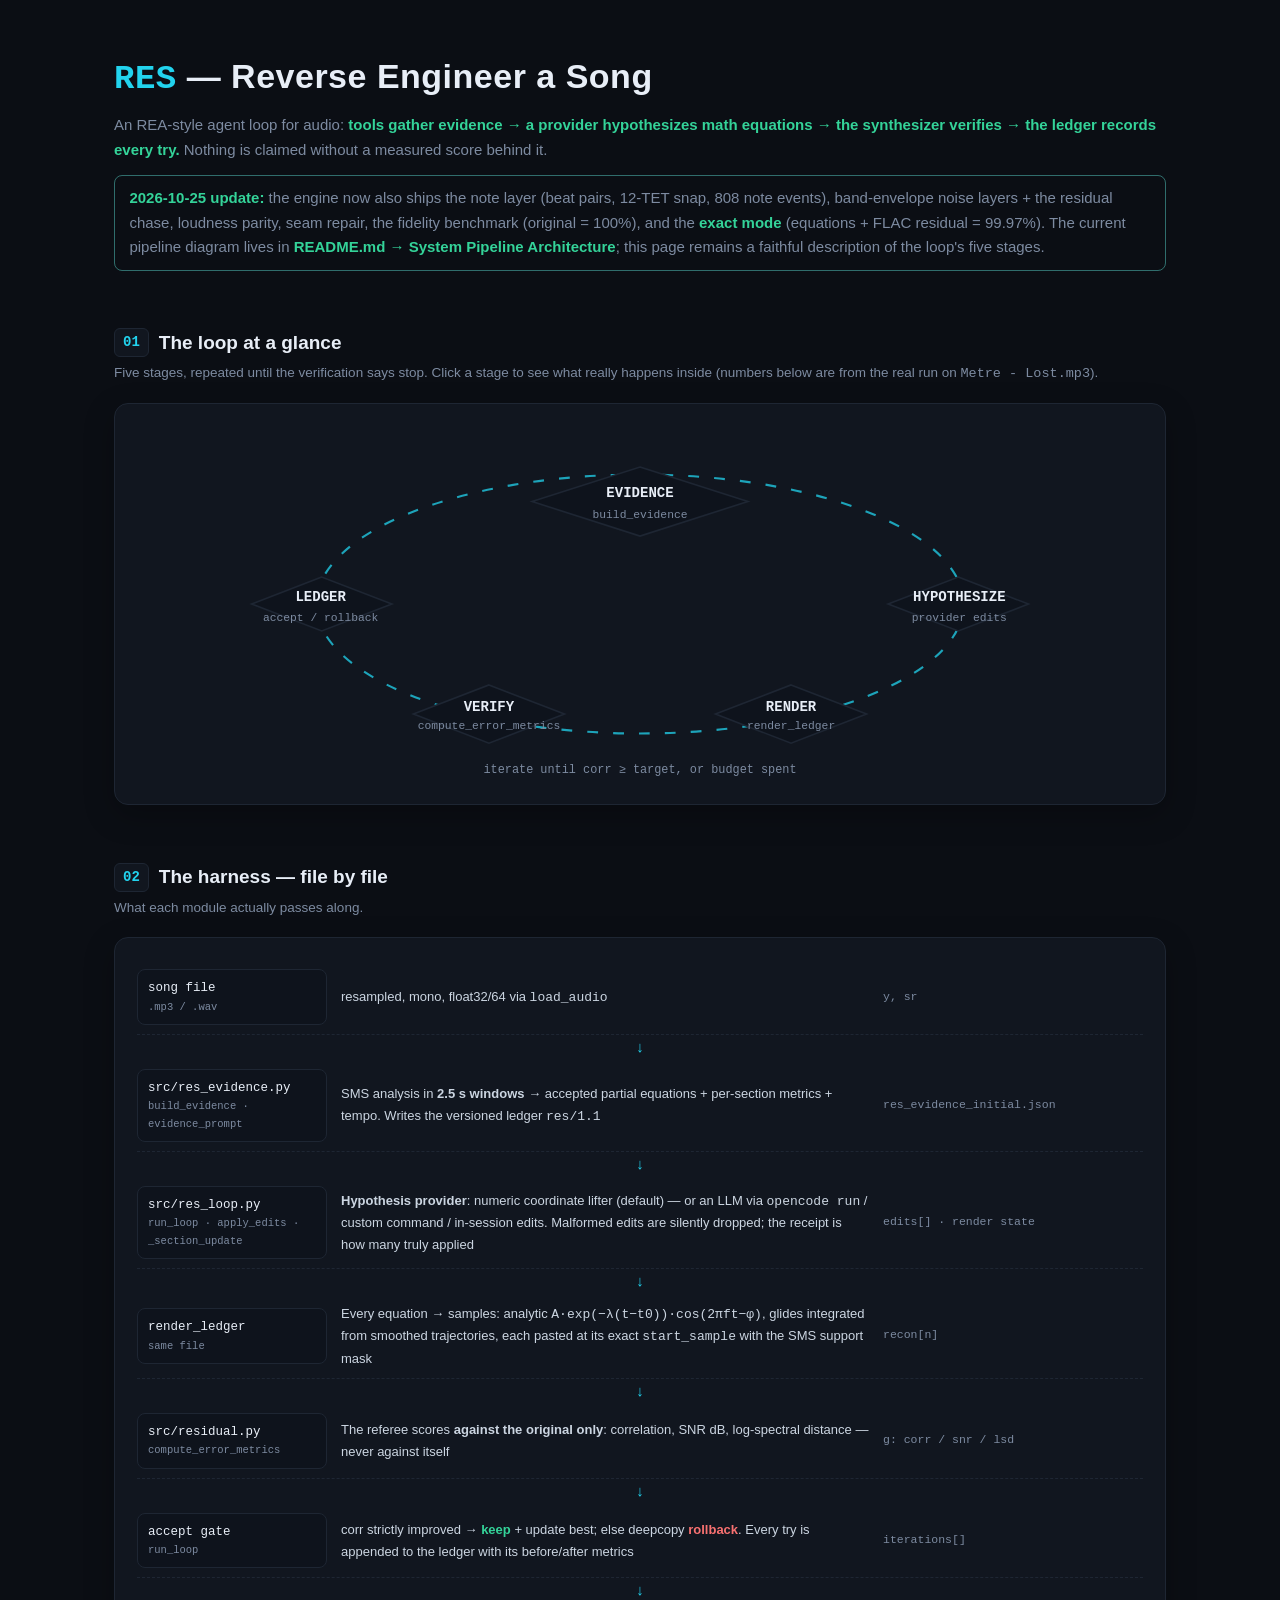
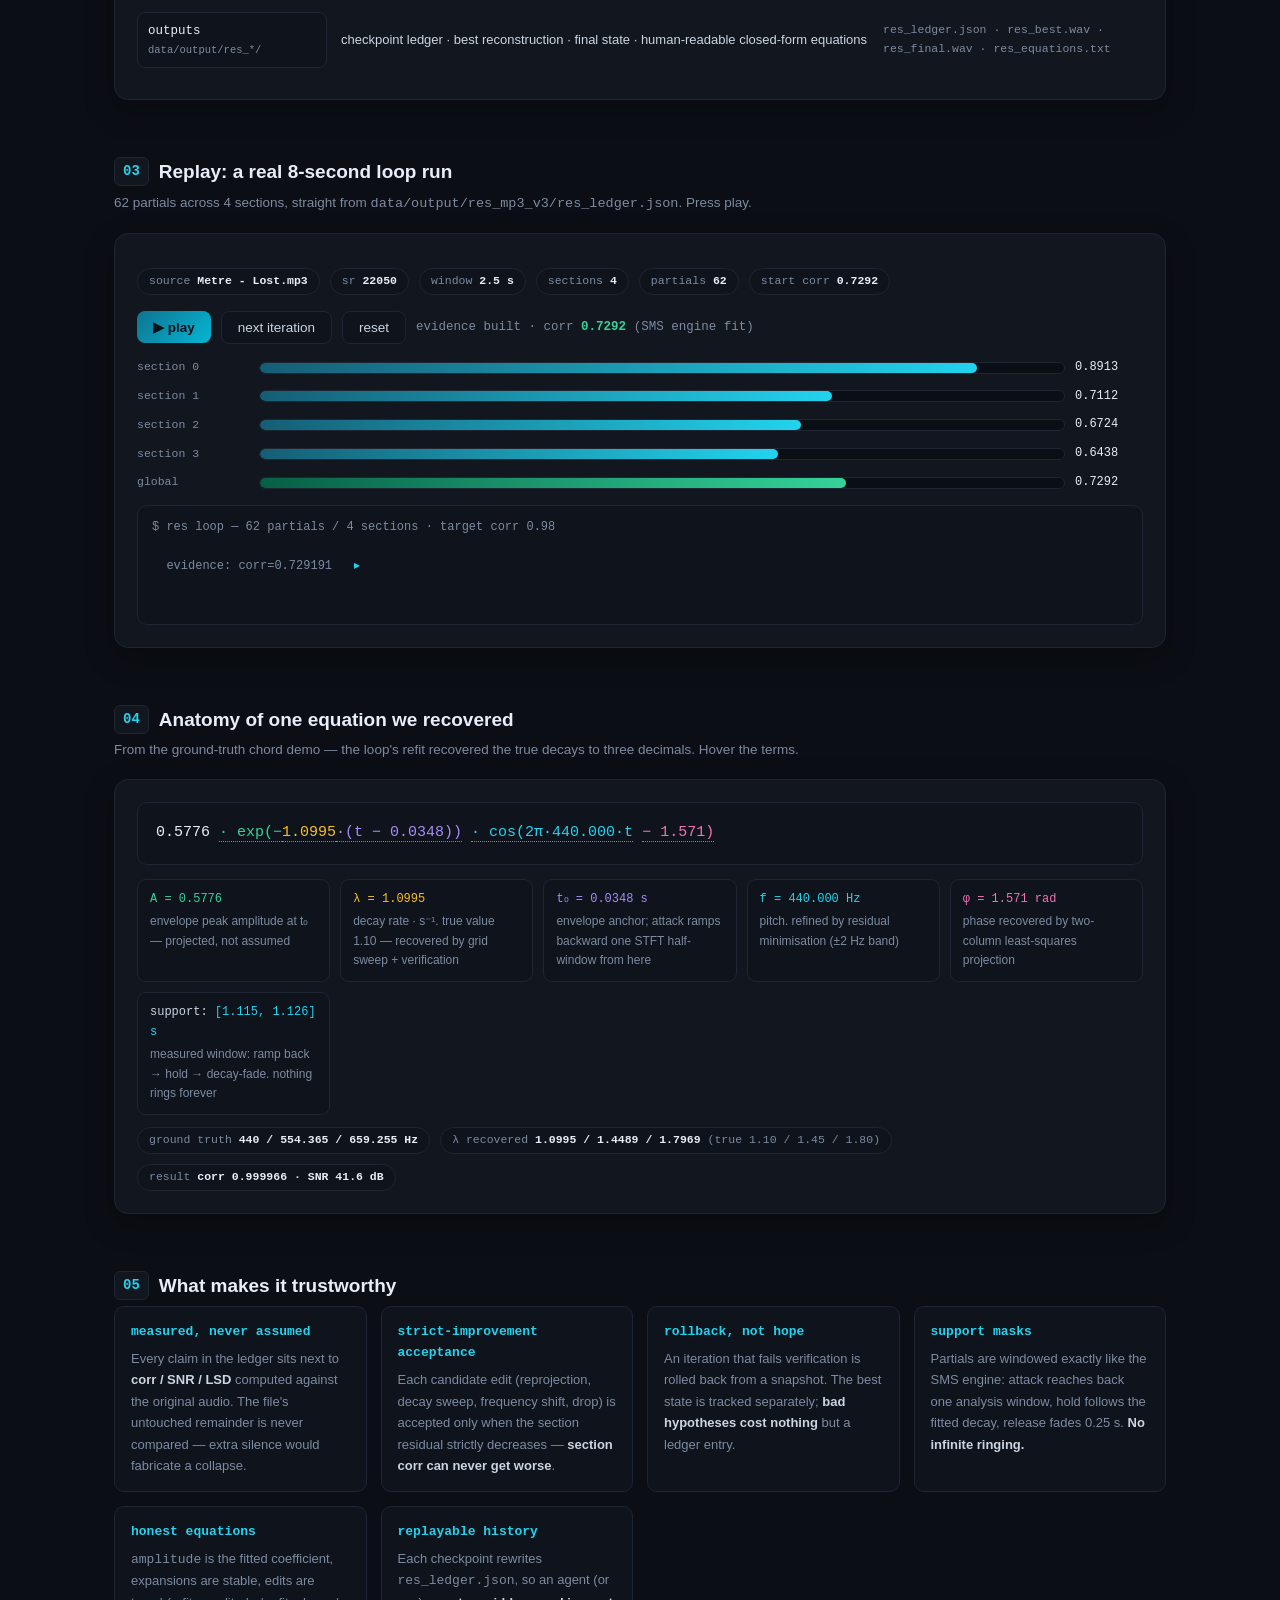
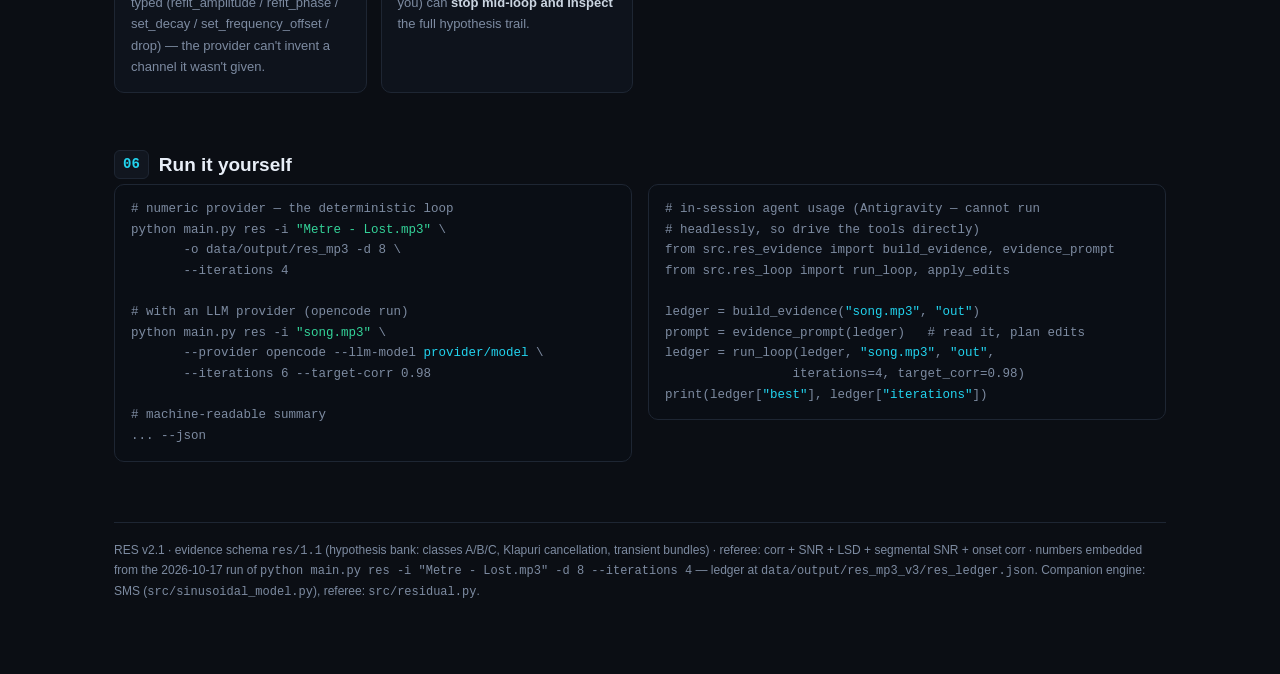
<file: docs/res_pipeline.html>
<!DOCTYPE html>
<html lang="en">
<head>
<meta charset="UTF-8">
<meta name="viewport" content="width=device-width, initial-scale=1.0">
<title>RES — Reverse Engineer a Song · pipeline</title>
<style>
  :root{
    --bg:#0b0e14; --panel:#11161f; --panel2:#0e131c; --line:#1e2633;
    --txt:#cbd5e1; --dim:#7d8ba1; --cyan:#22d3ee; --green:#34d399;
    --amber:#fbbf24; --red:#f87171; --violet:#a78bfa; --pink:#f472b6;
  }
  *{box-sizing:border-box;margin:0;padding:0}
  body{
    background:var(--bg);color:var(--txt);
    font:15px/1.65 -apple-system,"Segoe UI",Roboto,Helvetica,Arial,sans-serif;
    -webkit-font-smoothing:antialiased;
  }
  code,pre,.mono{font-family:ui-monospace,"Cascadia Code",Consolas,Menlo,monospace}
  .wrap{max-width:1100px;margin:0 auto;padding:48px 24px 80px}
  h1{font-size:34px;letter-spacing:.5px;color:#e8eef7}
  h1 .accent{color:var(--cyan)}
  .tag{color:var(--dim);margin-top:6px;font-size:15px}
  .tag b{color:var(--green);font-weight:600}
  section{margin-top:56px}
  h2{font-size:19px;color:#e8eef7;margin-bottom:4px;display:flex;align-items:center;gap:10px}
  h2 .no{color:var(--cyan);font-family:ui-monospace,monospace;font-size:14px;
        border:1px solid var(--line);border-radius:6px;padding:2px 8px;background:var(--panel)}
  .sub{color:var(--dim);font-size:13.5px;margin-bottom:18px}
  .panel{background:var(--panel);border:1px solid var(--line);border-radius:14px;
         padding:22px;box-shadow:0 10px 30px rgba(0,0,0,.25)}
  .grid2{display:grid;grid-template-columns:1fr 1fr;gap:16px}
  @media(max-width:860px){.grid2{grid-template-columns:1fr}}

  /* ---------- hero loop diagram ---------- */
  .loopbox{position:relative}
  svg text{font-family:ui-monospace,monospace}
  .stage{cursor:pointer}
  .stage polygon{fill:var(--panel2);stroke:var(--line);stroke-width:1.5;transition:.2s}
  .stage:hover polygon,.stage.on polygon{stroke:var(--stage,#22d3ee);
        fill:#131b28;filter:drop-shadow(0 0 6px rgba(34,211,238,.25))}
  .stage.t1{--stage:var(--cyan)} .stage.t2{--stage:var(--violet)}
  .stage.t3{--stage:var(--amber)} .stage.t4{--stage:var(--green)}
  .stage.t5{--stage:var(--pink)}
  .stage text.tt{fill:#e8eef7;font-size:13px;font-weight:700;text-anchor:middle}
  .stage text.ts{fill:var(--dim);font-size:10.5px;text-anchor:middle}
  .pulse{stroke:var(--cyan);stroke-width:2;fill:none;stroke-dasharray:10 14;
         animation:dash 1.2s linear infinite;opacity:.75}
  @keyframes dash{to{stroke-dashoffset:-24}}
  .detail{margin-top:16px;background:var(--panel2);border:1px solid var(--line);
          border-radius:10px;padding:16px 18px;display:none;font-size:14px}
  .detail.show{display:block}
  .detail h3{font-size:14px;margin-bottom:6px}
  .detail .m{color:var(--dim);font-size:12.5px;font-family:ui-monospace,monospace;
             background:#0a0e15;border:1px solid var(--line);border-radius:6px;
             padding:8px 10px;margin-top:8px;overflow-x:auto;white-space:pre}
  .k{color:var(--cyan)} .g{color:var(--green)} .a{color:var(--amber)}
  .v{color:var(--violet)} .p{color:var(--pink)} .r{color:var(--red)}

  /* ---------- flow ---------- */
  .flow{display:flex;flex-direction:column;gap:0}
  .frow{display:grid;grid-template-columns:190px 1fr 260px;gap:14px;align-items:center;
        padding:9px 0;border-bottom:1px dashed var(--line)}
  .frow:last-child{border-bottom:0}
  .fmod{font-family:ui-monospace,monospace;font-size:12.5px;color:#e8eef7;
        background:var(--panel2);border:1px solid var(--line);border-radius:8px;
        padding:8px 10px}
  .fmod small{display:block;color:var(--dim);font-size:10.5px}
  .fdata{font-size:13px}
  .fout{font-family:ui-monospace,monospace;font-size:11.5px;color:var(--dim)}
  .arrow{color:var(--cyan);text-align:center;font-size:15px}

  /* ---------- stepper ---------- */
  .bars{display:flex;flex-direction:column;gap:9px;margin-top:14px}
  .bar-row{display:grid;grid-template-columns:112px 1fr 68px;gap:10px;align-items:center}
  .bar-row .lb{font-family:ui-monospace,monospace;font-size:11.5px;color:var(--dim)}
  .track{height:12px;background:#0a0e15;border:1px solid var(--line);border-radius:6px;overflow:hidden}
  .fill{height:100%;width:0%;border-radius:5px;background:linear-gradient(90deg,#155e75,var(--cyan));
        transition:width .7s cubic-bezier(.2,.7,.2,1)}
  .fill.hot{background:linear-gradient(90deg,#065f46,var(--green))}
  .val{font-family:ui-monospace,monospace;font-size:12px;color:#e8eef7}
  .stepbar{display:flex;gap:10px;margin:16px 0 4px;flex-wrap:wrap;align-items:center}
  button{background:var(--panel2);border:1px solid var(--line);color:var(--txt);
         padding:8px 16px;border-radius:8px;cursor:pointer;font-size:13.5px;transition:.15s}
  button:hover{border-color:var(--cyan);color:var(--cyan)}
  button.primary{background:linear-gradient(135deg,#0e7490,#06b6d4);border:0;color:#04121a;font-weight:700}
  .statusline{font-family:ui-monospace,monospace;font-size:12.5px;color:var(--dim)}
  .statusline b{color:var(--green)}
  .itlog{margin-top:12px;background:var(--panel2);border:1px solid var(--line);border-radius:10px;
         padding:12px 14px;font-family:ui-monospace,monospace;font-size:12px;min-height:120px;
         white-space:pre;overflow-x:auto;color:var(--dim)}
  .itlog .add{color:var(--green)} .itlog .no{color:var(--red)}

  /* ---------- equation anatomy ---------- */
  .eq{font-family:ui-monospace,monospace;font-size:15px;color:#e8eef7;background:var(--panel2);
      border:1px solid var(--line);border-radius:10px;padding:18px;overflow-x:auto;white-space:nowrap}
  .eq t{cursor:help;border-bottom:1px dotted var(--dim)}
  .eq t:hover{color:#fff}
  .eq .eA{color:var(--green)} .eq .eL{color:var(--amber)} .eq .eT{color:var(--violet)}
  .eq .eF{color:var(--cyan)} .eq .eP{color:var(--pink)} .eq .eW{color:var(--dim)}
  .terms{display:grid;grid-template-columns:repeat(auto-fit,minmax(190px,1fr));gap:10px;margin-top:14px}
  .term{background:var(--panel2);border:1px solid var(--line);border-radius:9px;padding:10px 12px}
  .term .tt2{font-family:ui-monospace,monospace;font-size:12px}
  .term .dd{color:var(--dim);font-size:12px;margin-top:2px}

  /* ---------- cards ---------- */
  .cards{display:grid;grid-template-columns:repeat(auto-fit,minmax(240px,1fr));gap:14px}
  .card{background:var(--panel2);border:1px solid var(--line);border-radius:10px;padding:14px 16px}
  .card h4{font-size:13px;color:var(--cyan);margin-bottom:6px;font-family:ui-monospace,monospace}
  .card p{font-size:13px;color:var(--dim)}
  .card p b{color:var(--txt)}
  pre.cmd{background:#0a0e15;border:1px solid var(--line);border-radius:10px;padding:14px 16px;
          font-size:12.5px;overflow-x:auto;color:var(--dim)}
  pre.cmd .c1{color:var(--green)} pre.cmd .c2{color:var(--dim)} pre.cmd .c3{color:var(--cyan)}
  .metric-badges{display:flex;gap:10px;flex-wrap:wrap;margin-top:12px}
  .badge{font-family:ui-monospace,monospace;font-size:11.5px;border:1px solid var(--line);
         border-radius:999px;padding:3px 11px;color:var(--dim);background:var(--panel2)}
  .badge b{color:#e8eef7}
  footer{margin-top:60px;color:var(--dim);font-size:12px;border-top:1px solid var(--line);padding-top:18px}
  a{color:var(--cyan)}
</style>
</head>
<body>
<div class="wrap">

  <header>
    <h1><span class="accent" style="font-family:ui-monospace,monospace">RES</span> — Reverse Engineer a Song</h1>
    <p class="tag">An REA-style agent loop for audio: <b>tools gather evidence → a provider hypothesizes math equations → the synthesizer verifies → the ledger records every try.</b> Nothing is claimed without a measured score behind it.</p>
    <p class="tag" style="border:1px solid rgba(102,252,241,.4);border-radius:8px;padding:.6rem .9rem;margin-top:.8rem"><b>2026-10-25 update:</b> the engine now also ships the note layer (beat pairs, 12-TET snap, 808 note events), band-envelope noise layers + the residual chase, loudness parity, seam repair, the fidelity benchmark (original = 100%), and the <b>exact mode</b> (equations + FLAC residual = 99.97%). The current pipeline diagram lives in <b>README.md → System Pipeline Architecture</b>; this page remains a faithful description of the loop's five stages.</p>
  </header>

  <!-- ============ 1. THE LOOP ============ -->
  <section>
    <h2><span class="no">01</span> The loop at a glance</h2>
    <p class="sub">Five stages, repeated until the verification says stop. Click a stage to see what really happens inside (numbers below are from the real run on <span class="mono">Metre - Lost.mp3</span>).</p>
    <div class="panel loopbox">
      <svg viewBox="0 0 760 330" width="100%" style="max-width:820px;display:block;margin:0 auto">
        <!-- pulse ring -->
        <ellipse class="pulse" cx="380" cy="165" rx="300" ry="120"/>
        <!-- stage nodes -->
        <g class="stage t1" onclick="showStage(0)"><polygon points="380,38 480,70 380,102 280,70"/>
          <text class="tt" x="380" y="66">EVIDENCE</text><text class="ts" x="380" y="85">build_evidence</text></g>
        <g class="stage t2" onclick="showStage(1)"><polygon points="675,140 740,165 675,190 610,165"/>
          <text class="tt" x="676" y="162">HYPOTHESIZE</text><text class="ts" x="676" y="181">provider edits</text></g>
        <g class="stage t3" onclick="showStage(2)"><polygon points="520,240 590,267 520,294 450,267"/>
          <text class="tt" x="520" y="264">RENDER</text><text class="ts" x="520" y="281">render_ledger</text></g>
        <g class="stage t4" onclick="showStage(3)"><polygon points="240,240 310,267 240,294 170,267"/>
          <text class="tt" x="240" y="264">VERIFY</text><text class="ts" x="240" y="281">compute_error_metrics</text></g>
        <g class="stage t5" onclick="showStage(4)"><polygon points="85,140 20,165 85,190 150,165"/>
          <text class="tt" x="84" y="162">LEDGER</text><text class="ts" x="84" y="181">accept / rollback</text></g>
        <text x="380" y="322" text-anchor="middle" fill="#7d8ba1" font-size="11" font-family="ui-monospace,monospace">iterate until corr ≥ target, or budget spent</text>
      </svg>
      <div id="stages" class="detail"></div>
    </div>
  </section>

  <!-- ============ 2. DATA FLOW ============ -->
  <section>
    <h2><span class="no">02</span> The harness — file by file</h2>
    <p class="sub">What each module actually passes along.</p>
    <div class="panel flow">
      <div class="frow"><div class="fmod">song file<small>.mp3 / .wav</small></div><div class="fdata">resampled, mono, float32/64 via <span class="mono">load_audio</span></div><div class="fout"><span class="mono">y, sr</span></div></div>
      <div class="arrow">↓</div>
      <div class="frow"><div class="fmod">src/res_evidence.py<small>build_evidence · evidence_prompt</small></div><div class="fdata">SMS analysis in <b>2.5 s windows</b> → accepted partial equations + per-section metrics + tempo. Writes the versioned ledger <span class="mono">res/1.1</span></div><div class="fout"><span class="mono">res_evidence_initial.json</span></div></div>
      <div class="arrow">↓</div>
      <div class="frow"><div class="fmod">src/res_loop.py<small>run_loop · apply_edits · _section_update</small></div><div class="fdata"><b>Hypothesis provider</b>: numeric coordinate lifter (default) — or an LLM via <span class="mono">opencode run</span> / custom command / in-session edits. Malformed edits are silently dropped; the receipt is how many truly applied</div><div class="fout"><span class="mono">edits[] · render state</span></div></div>
      <div class="arrow">↓</div>
      <div class="frow"><div class="fmod">render_ledger<small>same file</small></div><div class="fdata">Every equation → samples: analytic <span class="mono">A·exp(−λ(t−t0))·cos(2πft−φ)</span>, glides integrated from smoothed trajectories, each pasted at its exact <span class="mono">start_sample</span> with the SMS support mask</div><div class="fout"><span class="mono">recon[n]</span></div></div>
      <div class="arrow">↓</div>
      <div class="frow"><div class="fmod">src/residual.py<small>compute_error_metrics</small></div><div class="fdata">The referee scores <b>against the original only</b>: correlation, SNR&nbsp;dB, log-spectral distance — never against itself</div><div class="fout"><span class="mono">g: corr / snr / lsd</span></div></div>
      <div class="arrow">↓</div>
      <div class="frow"><div class="fmod">accept gate<small>run_loop</small></div><div class="fdata">corr strictly improved → <b class="g">keep</b> + update best; else deepcopy <b class="r">rollback</b>. Every try is appended to the ledger with its before/after metrics</div><div class="fout"><span class="mono">iterations[]</span></div></div>
      <div class="arrow">↓</div>
      <div class="frow"><div class="fmod">outputs<small>data/output/res_*/</small></div><div class="fdata">checkpoint ledger · best reconstruction · final state · human-readable closed-form equations</div><div class="fout"><span class="mono">res_ledger.json · res_best.wav · res_final.wav · res_equations.txt</span></div></div>
    </div>
  </section>

  <!-- ============ 3. STEPPER ============ -->
  <section>
    <h2><span class="no">03</span> Replay: a real 8-second loop run</h2>
    <p class="sub">62 partials across 4 sections, straight from <span class="mono">data/output/res_mp3_v3/res_ledger.json</span>. Press play.</p>
    <div class="panel">
      <div class="metric-badges">
        <span class="badge">source <b>Metre - Lost.mp3</b></span>
        <span class="badge">sr <b>22050</b></span>
        <span class="badge">window <b>2.5 s</b></span>
        <span class="badge">sections <b>4</b></span>
        <span class="badge">partials <b>62</b></span>
        <span class="badge">start corr <b>0.7292</b></span>
      </div>
      <div class="stepbar">
        <button class="primary" onclick="play()">▶ play</button>
        <button onclick="step(1)">next iteration</button>
        <button onclick="reset()">reset</button>
        <span class="statusline" id="status">evidence built · corr <b>0.7292</b></span>
      </div>
      <div class="bars" id="bars"></div>
      <div class="itlog" id="itlog">$ waiting…</div>
    </div>
  </section>

  <!-- ============ 4. ANATOMY ============ -->
  <section>
    <h2><span class="no">04</span> Anatomy of one equation we recovered</h2>
    <p class="sub">From the ground-truth chord demo — the loop's refit recovered the true decays to three decimals. Hover the terms.</p>
    <div class="panel">
      <div class="eq">0.5776 <t class="eA" title="Amplitude A: envelope peak at anchor t0">· exp(−</t><t class="eL" title="Decay λ: springy exponential falloff">1.0995</t><t class="eT" title="t − t0: time relative to the fitted anchor">·(t − 0.0348))</t> <t class="eF" title="Frequency f: pitch in Hz">· cos(2π·440.000·t</t> <t class="eP" title="Phase φ: cosine alignment, referenced to the fitting section's time origin">− 1.571)</t></div>
      <div class="terms">
        <div class="term"><div class="tt2"><span class="g">A = 0.5776</span></div><div class="dd">envelope peak amplitude at t₀ — projected, not assumed</div></div>
        <div class="term"><div class="tt2"><span class="a">λ = 1.0995</span></div><div class="dd">decay rate · s⁻¹. true value 1.10 — recovered by grid sweep + verification</div></div>
        <div class="term"><div class="tt2"><span class="v">t₀ = 0.0348 s</span></div><div class="dd">envelope anchor; attack ramps backward one STFT half-window from here</div></div>
        <div class="term"><div class="tt2"><span class="k">f = 440.000 Hz</span></div><div class="dd">pitch. refined by residual minimisation (±2 Hz band)</div></div>
        <div class="term"><div class="tt2"><span class="p">φ = 1.571 rad</span></div><div class="dd">phase recovered by two-column least-squares projection</div></div>
        <div class="term"><div class="tt2">support: <span class="k">[1.115, 1.126] s</span></div><div class="dd">measured window: ramp back → hold → decay-fade. nothing rings forever</div></div>
      </div>
      <div class="metric-badges">
        <span class="badge">ground truth <b>440 / 554.365 / 659.255 Hz</b></span>
        <span class="badge">λ recovered <b>1.0995 / 1.4489 / 1.7969</b> (true 1.10 / 1.45 / 1.80)</span>
        <span class="badge">result <b>corr 0.999966 · SNR 41.6 dB</b></span>
      </div>
    </div>
  </section>

  <!-- ============ 5. INVARIANTS ============ -->
  <section>
    <h2><span class="no">05</span> What makes it trustworthy</h2>
    <div class="cards">
      <div class="card"><h4>measured, never assumed</h4><p>Every claim in the ledger sits next to <b>corr / SNR / LSD</b> computed against the original audio. The file's untouched remainder is never compared — extra silence would fabricate a collapse.</p></div>
      <div class="card"><h4>strict-improvement acceptance</h4><p>Each candidate edit (reprojection, decay sweep, frequency shift, drop) is accepted only when the section residual strictly decreases — <b>section corr can never get worse</b>.</p></div>
      <div class="card"><h4>rollback, not hope</h4><p>An iteration that fails verification is rolled back from a snapshot. The best state is tracked separately; <b>bad hypotheses cost nothing</b> but a ledger entry.</p></div>
      <div class="card"><h4>support masks</h4><p>Partials are windowed exactly like the SMS engine: attack reaches back one analysis window, hold follows the fitted decay, release fades 0.25 s. <b>No infinite ringing.</b></p></div>
      <div class="card"><h4>honest equations</h4><p><span class="mono">amplitude</span> is the fitted coefficient, expansions are stable, edits are typed (refit_amplitude / refit_phase / set_decay / set_frequency_offset / drop) — the provider can't invent a channel it wasn't given.</p></div>
      <div class="card"><h4>replayable history</h4><p>Each checkpoint rewrites <span class="mono">res_ledger.json</span>, so an agent (or you) can <b>stop mid-loop and inspect</b> the full hypothesis trail.</p></div>
    </div>
  </section>

  <!-- ============ 6. RUN IT ============ -->
  <section>
    <h2><span class="no">06</span> Run it yourself</h2>
    <div class="grid2">
      <div>
        <pre class="cmd"><span class="c2"># numeric provider — the deterministic loop</span>
python main.py res -i <span class="c1">"Metre - Lost.mp3"</span> <span class="c2">\</span>
       -o data/output/res_mp3 -d 8 <span class="c2">\</span>
       --iterations 4

<span class="c2"># with an LLM provider (opencode run)</span>
python main.py res -i <span class="c1">"song.mp3"</span> <span class="c2">\</span>
       --provider opencode --llm-model <span class="c3">provider/model</span> <span class="c2">\</span>
       --iterations 6 --target-corr 0.98

<span class="c2"># machine-readable summary</span>
... --json</pre>
      </div>
      <div>
        <pre class="cmd"><span class="c2"># in-session agent usage (Antigravity — cannot run
# headlessly, so drive the tools directly)</span>
from src.res_evidence import build_evidence, evidence_prompt
from src.res_loop import run_loop, apply_edits

ledger = build_evidence(<span class="c3">"song.mp3"</span>, <span class="c3">"out"</span>)
prompt = evidence_prompt(ledger)   <span class="c2"># read it, plan edits</span>
ledger = run_loop(ledger, <span class="c3">"song.mp3"</span>, <span class="c3">"out"</span>,
                 iterations=4, target_corr=0.98)
print(ledger[<span class="c3">"best"</span>], ledger[<span class="c3">"iterations"</span>])</pre>
      </div>
    </div>
  </section>

  <footer>
    RES v2.1 · evidence schema <span class="mono">res/1.1</span> (hypothesis bank: classes A/B/C, Klapuri cancellation, transient bundles) · referee: corr + SNR + LSD + segmental SNR + onset corr · numbers embedded from the 2026-10-17 run of
    <span class="mono">python main.py res -i "Metre - Lost.mp3" -d 8 --iterations 4</span> —
    ledger at <span class="mono">data/output/res_mp3_v3/res_ledger.json</span>. Companion engine: SMS (<span class="mono">src/sinusoidal_model.py</span>), referee: <span class="mono">src/residual.py</span>.
  </footer>
</div>

<script>
/* ---------- embedded measured data (real run, res_ledger.json) ---------- */
const RES = {
  start: {corr: 0.729191, snr: 3.29,
          sections: [0.891315, 0.711159, 0.672352, 0.643752], partials: 62},
  iterations: [
    {corr: 0.756046, snr: 3.681, lsd: 4.190, accepted: true, providers: "numeric+bank",
     sections: [0.893782, 0.742379, 0.700459, 0.715435], onset: 0.265},
    {corr: 0.769659, snr: 3.897, lsd: 4.084, accepted: true, providers: "numeric+bank",
     sections: [0.894786, 0.759417, 0.708307, 0.800931], onset: 0.275},
    {corr: 0.785950, snr: 4.176, lsd: 3.989, accepted: true, providers: "numeric+bank",
     sections: [0.894958, 0.782331, 0.716503, 0.845836], onset: 0.384},
    {corr: 0.804284, snr: 4.518, lsd: 3.955, accepted: true, providers: "numeric+bank",
     sections: [0.895005, 0.810846, 0.721643, 0.871944], onset: 0.442},
  ],
};
const STAGES = [
  {t:"EVIDENCE — build_evidence", c:"var(--cyan)", h:`The song is loaded and analysed by the SMS engine in <b>2.5&nbsp;s windows</b>. Partial spikes → tracks → fitted coefficients <span class="mono">(frequency, projection_gain, envelope_a0/decay/t0, phase, start/end)</span>. Output is a versioned JSON ledger: one section per window, each holding its partial equations and its measured corr/SNR/LSD against the original — so any agent can see exactly which sections are under-described.`,
   m:`y, sr = load_audio(song)
r = sinusoidal_reconstruction(y, sr, window_s=2.5)
sections[i] = {start, start_sample, partials[],
               metrics: {corr, snr_db, lsd}}
ledger = {schema:"res/1.1", sections[], best, iterations[]}`},
  {t:"HYPOTHESIZE — provider edits + hypothesis bank", c:"var(--violet)", h:`<b>Class A</b> (verified v1): a greedy coordinate <i>lifter</i> — per partial it sweeps λ∈{0.5…2}×, projects (A,φ) on a masked cosine/sine basis, refines f by residual minimisation, and may drop the partial — every candidate accepted only on strict section-<b>correlation</b> improvement (the VERIFY metric itself, not raw energy). <b>Class B</b> (v2 bank): whole notes at <span class="mono">f_m = m·F0·√(1+B·m²)</span> (inharmonicity, Valette–Cuesta damping <span class="mono">σ_m = a + b·f_m</span>), nominated from the residual by Klapuri-style harmonic summation with 1/m weights — <i>and</i> an even-harmonic voicing veto that rejects subharmonic phantoms, plus iterative estimation–cancellation so a second instrument stops hiding inside the first one's harmonic comb. <b>Class C</b> (v2.1, transients): Bello spectral-flux onsets raise hits; each hit is explained by a bundle of fast-decay damped modes picked from the onset <i>difference spectrum</i> (attack minus pre-hit window) and fitted with sequential deflation — a hit is a set of quickly-dying modes, so no new render machinery is added; the same dual gate critiques it. <b>opencode</b>: an LLM shells in headlessly and returns typed JSON edits (refit_amplitude / refit_phase / set_decay / set_frequency_offset / drop). <b>in-session</b>: you call <span class="mono">apply_edits()</span> yourself. Every candidate — accepted or rejected — is recorded under <span class="mono">section["hypothesis_bank"]</span>.`,
   m:`edits = [{"section":1,"id":"part_013","op":"set_decay","value":2.5}]
f0s = harmonic_sum(residual)   # k candidates, vetoed, cancelled
notes = [f_m = m*f0*sqrt(1+B*m^2)]            # class B
hits  = bundle(onset_diff_spectrum, decay≤200)# class C
apply_edits(ledger, edits) -> n_applied`},
  {t:"RENDER — render_ledger", c:"var(--amber)", h:`Pure math → audio. Constants close-form as <span class="mono">A·exp(−λ(t−t₀))·cos(2πft − φ)</span>; glides integrate their median-smoothed frequency trajectory exactly like the SMS engine did (phase referenced to the section's own time origin). Every partial is pasted at its exact <span class="mono">start_sample</span> behind the SMS support mask — attack ramp backward, hold by fitted decay, 0.25 s fade. No part of the render may ring beyond its measured support.`,
   m:`sig = env·cos(2πf·t_fit − φ) · support_mask
out[w_start:end] += section render`},
  {t:"VERIFY — compute_error_metrics", c:"var(--green)", h:`The referee compares reconstruction against the <b>original</b> only, on exactly the analysed span (the untouched remainder of the file is excluded — extra silence would fabricate a fake collapse). Global corr is the loop's decision metric; SNR and log-spectral distance ride along into the ledger as receipts, and v2.1 adds two honesty channels: <b>segmental SNR</b> (frame-wise SNR over active frames — catches energy-bloated renders corr alone forgives) and <b>onset correlation</b> (does the render strike when the target strikes — the transient referee).`,
   m:`g = {correlation, snr_db, log_spectral_distance_db,
     seg_snr_db, onset_corr}        # v2.1 referee set
accepted = g.corr > best.corr + 1e-9`},
  {t:"LEDGER — accept or rollback", c:"var(--pink)", h:`Accepted iterations update the best state (deep-copied); rejected ones restore it — a bad hypothesis costs one ledger entry, nothing else. Every try is appended with provider, edit count, and before/after metrics, and the checkpoint file is rewritten so the trail survives process death. Looping stops at <span class="mono">--target-corr</span> or budget.`,
   m:`it = {iteration, provider, llm_edits_applied,
     accepted, global: {corr, snr, lsd}}
if not accepted: sections = deepcopy(best_sections)`},
];

/* ---------- stage viewer ---------- */
let curStage = -1;
function showStage(i){
  const el = document.getElementById('stages');
  document.querySelectorAll('.stage').forEach((s,j)=>s.classList.toggle('on', j===i));
  if (curStage === i){ el.classList.remove('show'); curStage = -1; return; }
  curStage = i;
  const s = STAGES[i];
  el.innerHTML = `<h3 style="color:${s.c}">${s.t}</h3>${s.h}<div class="m">${escapeHtml(s.m)}</div>`;
  el.classList.add('show');
}
function escapeHtml(s){ return s.replace(/&/g,'&amp;').replace(/</g,'&lt;'); }

/* ---------- iteration stepper ---------- */
const SECTIONS = ["section 0", "section 1", "section 2", "section 3"];
let barEls = [], curIt = 0, timer = null;
function buildBars(){
  const box = document.getElementById('bars'); box.innerHTML = '';
  barEls = [];
  const rows = [...SECTIONS.map((s,i)=>({lb:s, v: RES.start.sections[i], hot:false})), {lb:"global", v: RES.start.corr, hot:true}];
  rows.forEach(r=>{
    const d = document.createElement('div'); d.className='bar-row';
    d.innerHTML = `<div class="lb">${r.lb}</div>
      <div class="track"><div class="fill${r.hot?' hot':''}" data-hot="${r.hot?'1':'0'}"></div></div>
      <div class="val"></div>`;
    box.appendChild(d);
    barEls.push({fill: d.querySelector('.fill'), val: d.querySelector('.val'), hot:r.hot});
  });
  paint(); setStatus();
}
function paint(){
  barEls.forEach((b,i)=>{
    const v = b.hot ? curGlobal() : curSections()[i];
    b.fill.style.width = Math.max(0, Math.min(100, v*100)) + '%';
    b.val.textContent = v.toFixed(4);
    b.fill.classList.toggle('hot', b.hot);
  });
}
function curSections(){
  if (curIt === 0) return RES.start.sections;
  return RES.iterations[curIt-1].sections;
}
function curGlobal(){
  return curIt === 0 ? RES.start.corr : RES.iterations[curIt-1].corr;
}
function setStatus(){
  const st = document.getElementById('status');
  if (curIt === 0) st.innerHTML = `evidence built · corr <b>${RES.start.corr.toFixed(4)}</b> (SMS engine fit)`;
  else {
    const it = RES.iterations[curIt-1];
    st.innerHTML = `iteration ${curIt} [${it.providers}] · corr <b>${it.corr.toFixed(4)}</b> · snr <b>${it.snr} dB</b> · lsd <b>${it.lsd} dB</b> · onset <b>${(it.onset||0).toFixed(3)}</b>`;
  }
  const log = document.getElementById('itlog');
  let lines = [`$ res loop — 62 partials / 4 sections · target corr 0.98`, ``];
  lines.push(`  evidence: corr=${RES.start.corr.toFixed(6)}` + (curIt>0? '' : '   ▸'));
  let best = RES.start.corr;
  for (let i=0; i<curIt; i++){
    const it = RES.iterations[i];
    const better = it.corr > best;
    if (better) best = it.corr;
    lines.push(`  iter ${i+1}: [${it.providers}] corr=${it.corr.toFixed(4)} snr=${it.snr.toFixed(2)}dB lsd=${it.lsd.toFixed(1)}dB onset=${(it.onset||0).toFixed(2)} -> ${better?'accepted':'rejected (no improvement)'}${i===curIt-1?'   ▸':''}`);
  }
  log.innerHTML = lines.map(escapeHtml).join('\n').replace(/accepted/g,'<span class="add">accepted</span>').replace(/rejected/g,'<span class="no">rejected</span>').replace(/▸/g,'<span style="color:var(--cyan)">▸</span>');
}
function step(n){
  curIt = Math.max(0, Math.min(RES.iterations.length, curIt + n));
  paint(); setStatus();
}
function play(){
  reset();
  timer = setInterval(()=>{
    if (curIt >= RES.iterations.length){ clearInterval(timer); timer=null; return; }
    step(1);
  }, 1300);
}
function reset(){
  if (timer){ clearInterval(timer); timer = null; }
  curIt = 0; buildBars();
}
buildBars();
</script>
</body>
</html>
</file>
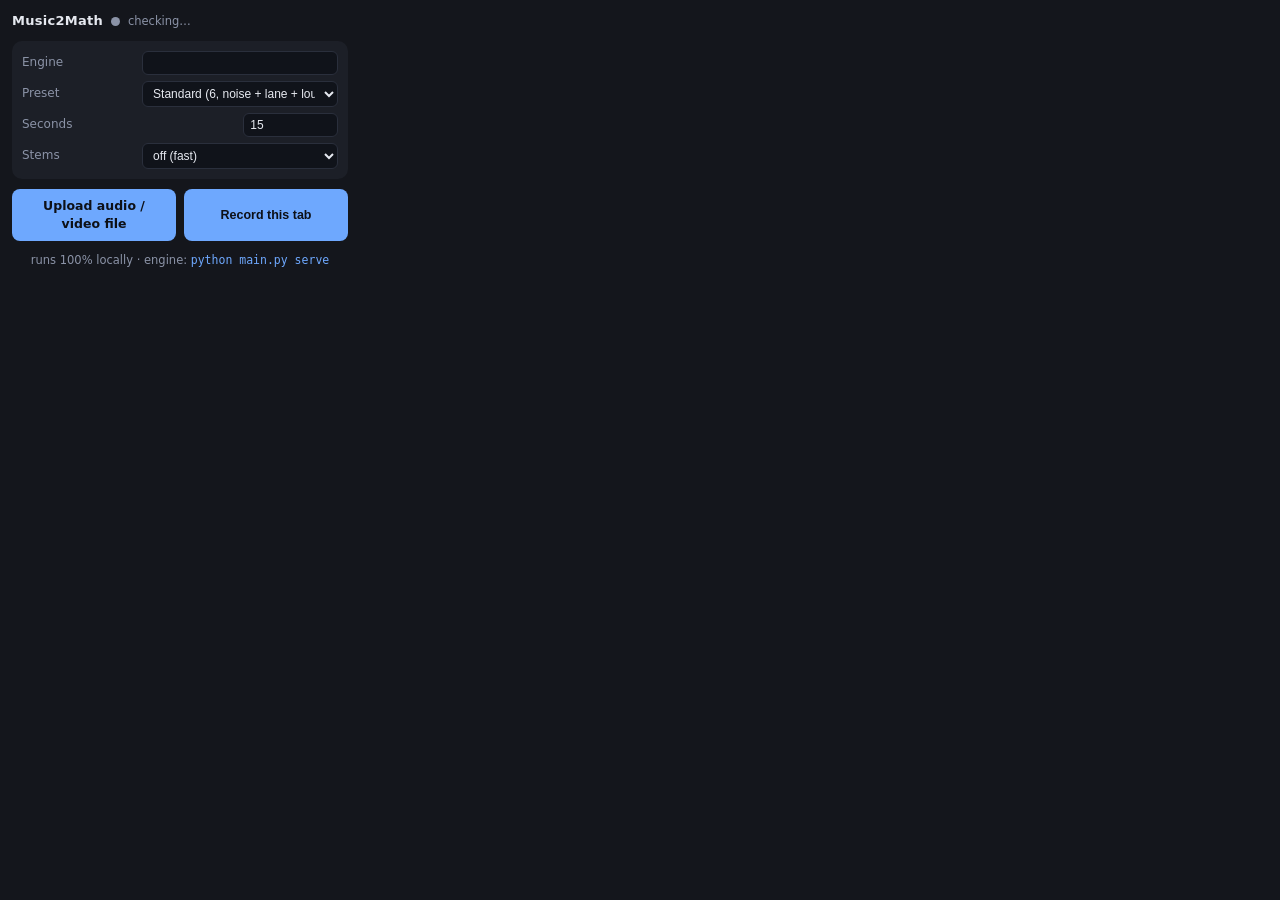
<file: extension/popup.html>
<!DOCTYPE html>
<html lang="en">
<head>
  <meta charset="utf-8" />
  <title>Music2Math</title>
  <link rel="stylesheet" href="popup.css" />
</head>
<body>
  <header>
    <span class="logo">Music2Math</span>
    <span id="server-dot" class="dot off" title="engine server status"></span>
    <span id="server-note" class="note">checking…</span>
  </header>

  <section class="settings">
    <label>Engine
      <input id="server-url" type="text" spellcheck="false" />
    </label>
    <label>Preset
      <select id="preset">
        <option value="fast">Fast (2 iterations)</option>
        <option value="standard" selected>Standard (6, noise + lane + loudness)</option>
        <option value="full">Full (8, + polish + MR-STFT lane)</option>
      </select>
    </label>
    <label>Seconds
      <input id="duration" type="number" min="2" max="60" step="1" value="15" />
    </label>
    <label>Stems
      <select id="stems">
        <option value="none" selected>off (fast)</option>
        <option value="auto">Demucs (slow, best)</option>
      </select>
    </label>
  </section>

  <section class="actions">
    <label class="btn" for="file-input">Upload audio / video file</label>
    <input id="file-input" type="file" accept="audio/*,video/*" hidden />
    <button id="record-btn" class="btn">Record this tab</button>
  </section>

  <section id="progress" class="progress hidden">
    <div class="spinner"></div>
    <div>
      <div id="progress-title">Engine running…</div>
      <div id="progress-detail" class="note">keep this popup open</div>
      <div id="progress-timer" class="note">0 s</div>
    </div>
    <button id="cancel-btn" class="btn subtle hidden">Cancel</button>
  </section>

  <section id="results" class="results hidden">
    <div class="chips">
      <div class="chip"><b id="r-fidelity">–</b><span>fidelity %</span></div>
      <div class="chip"><b id="r-corr">–</b><span>correlation</span></div>
      <div class="chip"><b id="r-snr">–</b><span>SNR dB</span></div>
      <div class="chip"><b id="r-eqs">–</b><span>equations</span></div>
    </div>
    <div id="pillars" class="pillars"></div>
    <div id="r-note" class="note"></div>
    <div class="row">
      <button id="download-btn" class="btn">Download equations .txt</button>
    </div>
    <div class="row">
      <span class="note">recreation:</span>
      <audio id="playback" controls></audio>
    </div>
  </section>

  <footer>
    <span class="note">runs 100% locally · engine: <code>python main.py serve</code></span>
  </footer>

  <script src="wav.js"></script>
  <script src="popup.js"></script>
</body>
</html>
</file>
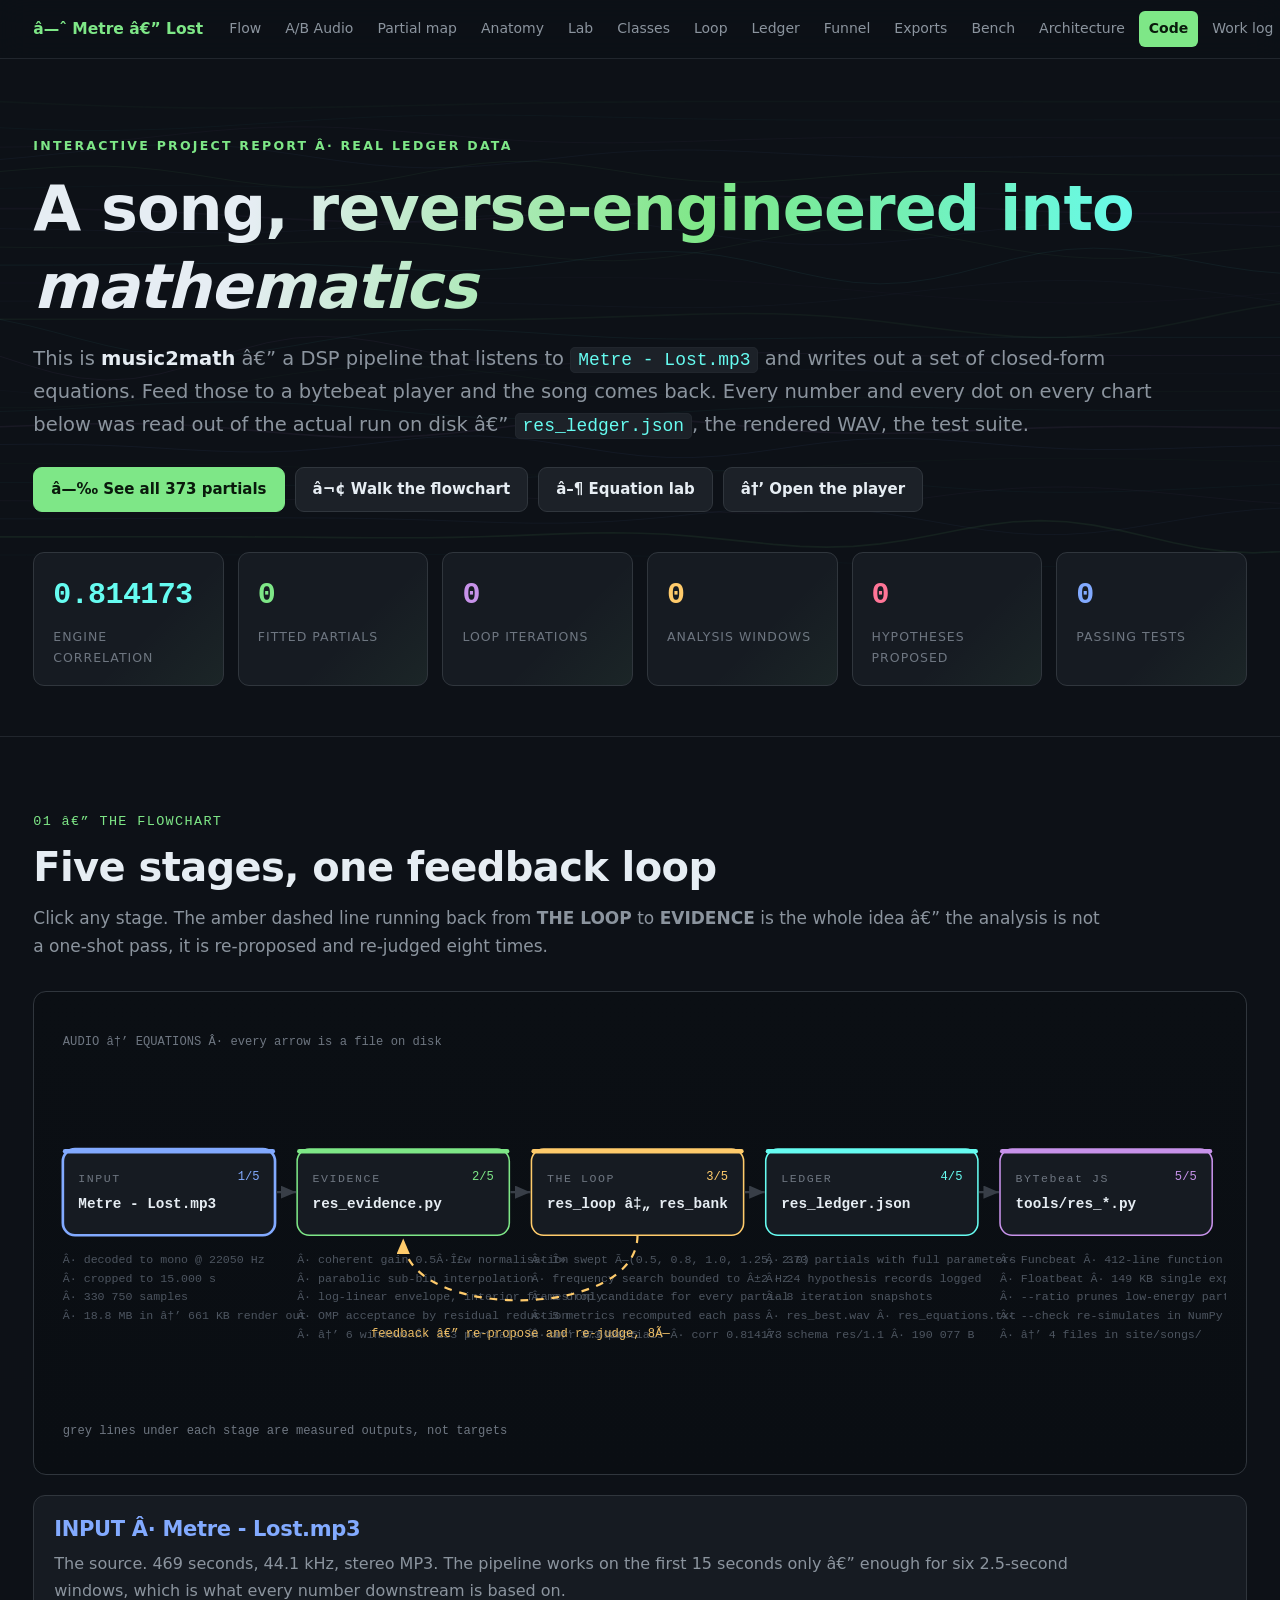
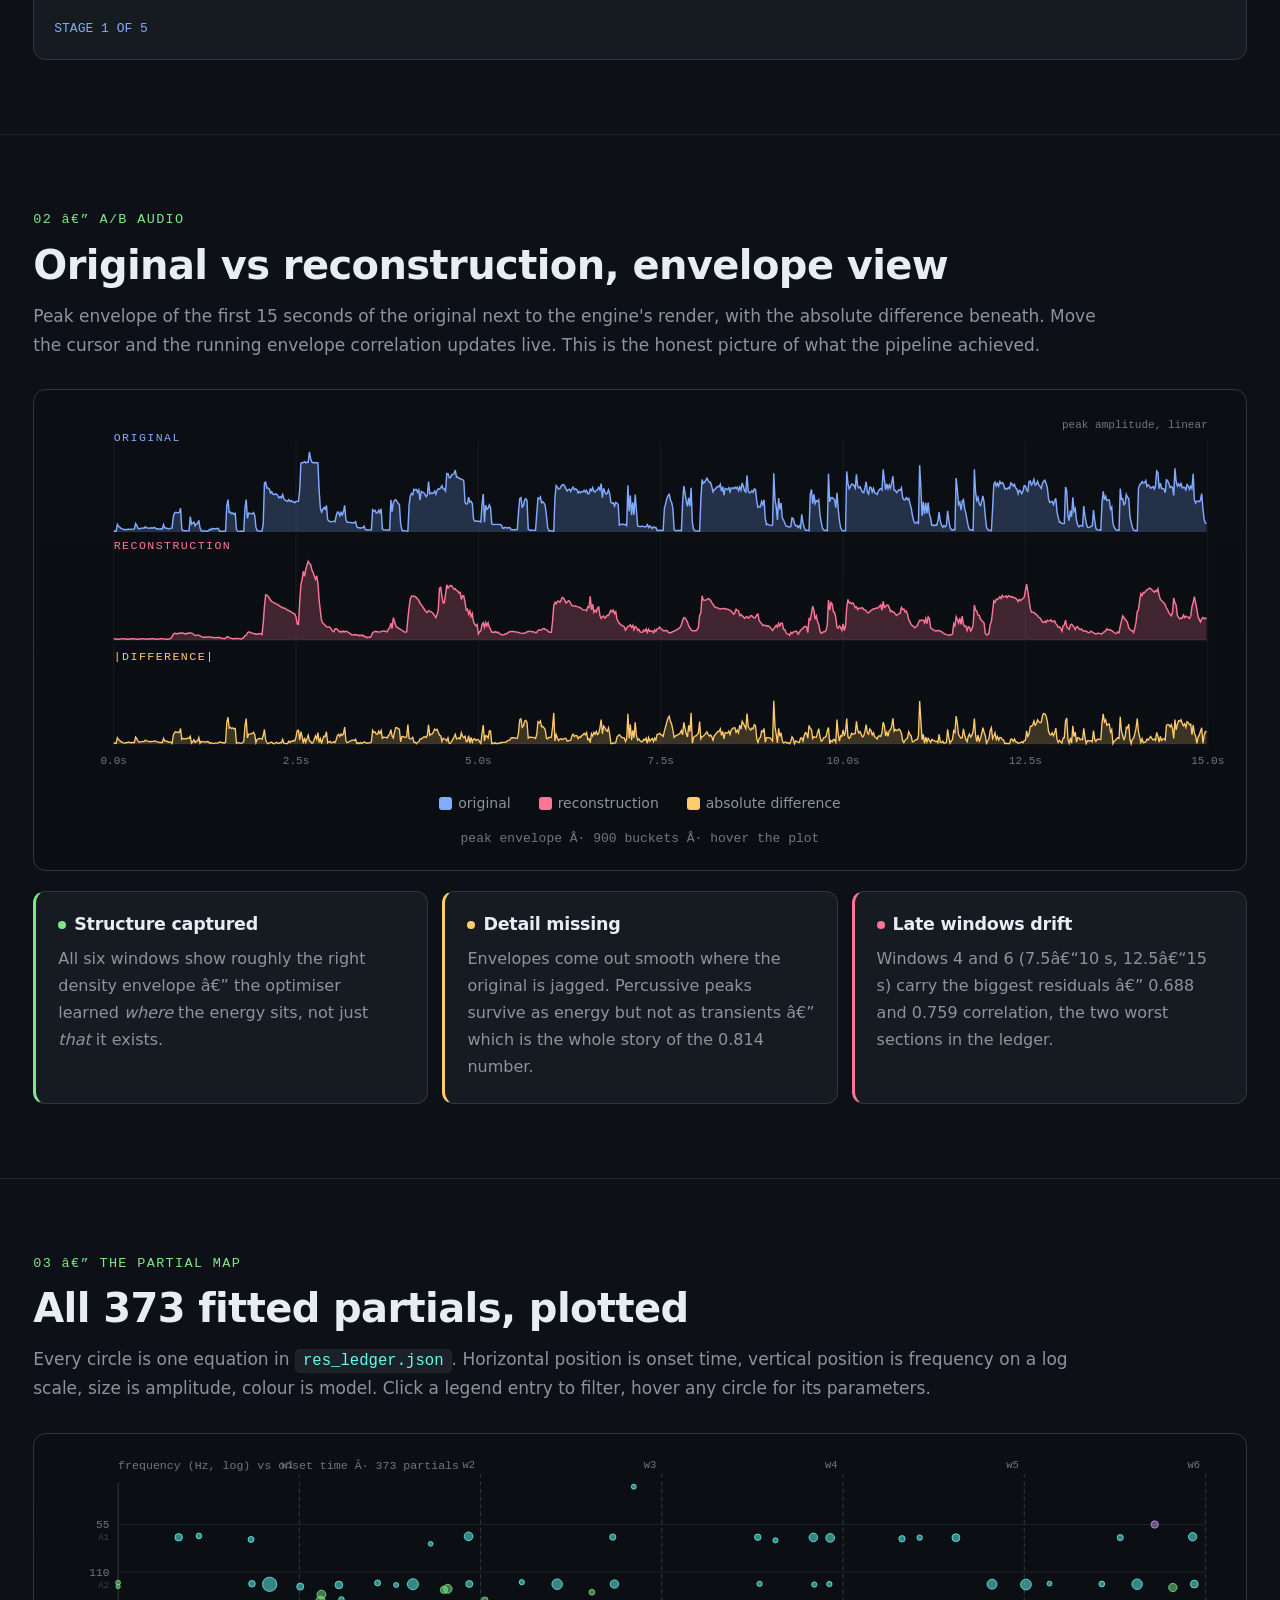
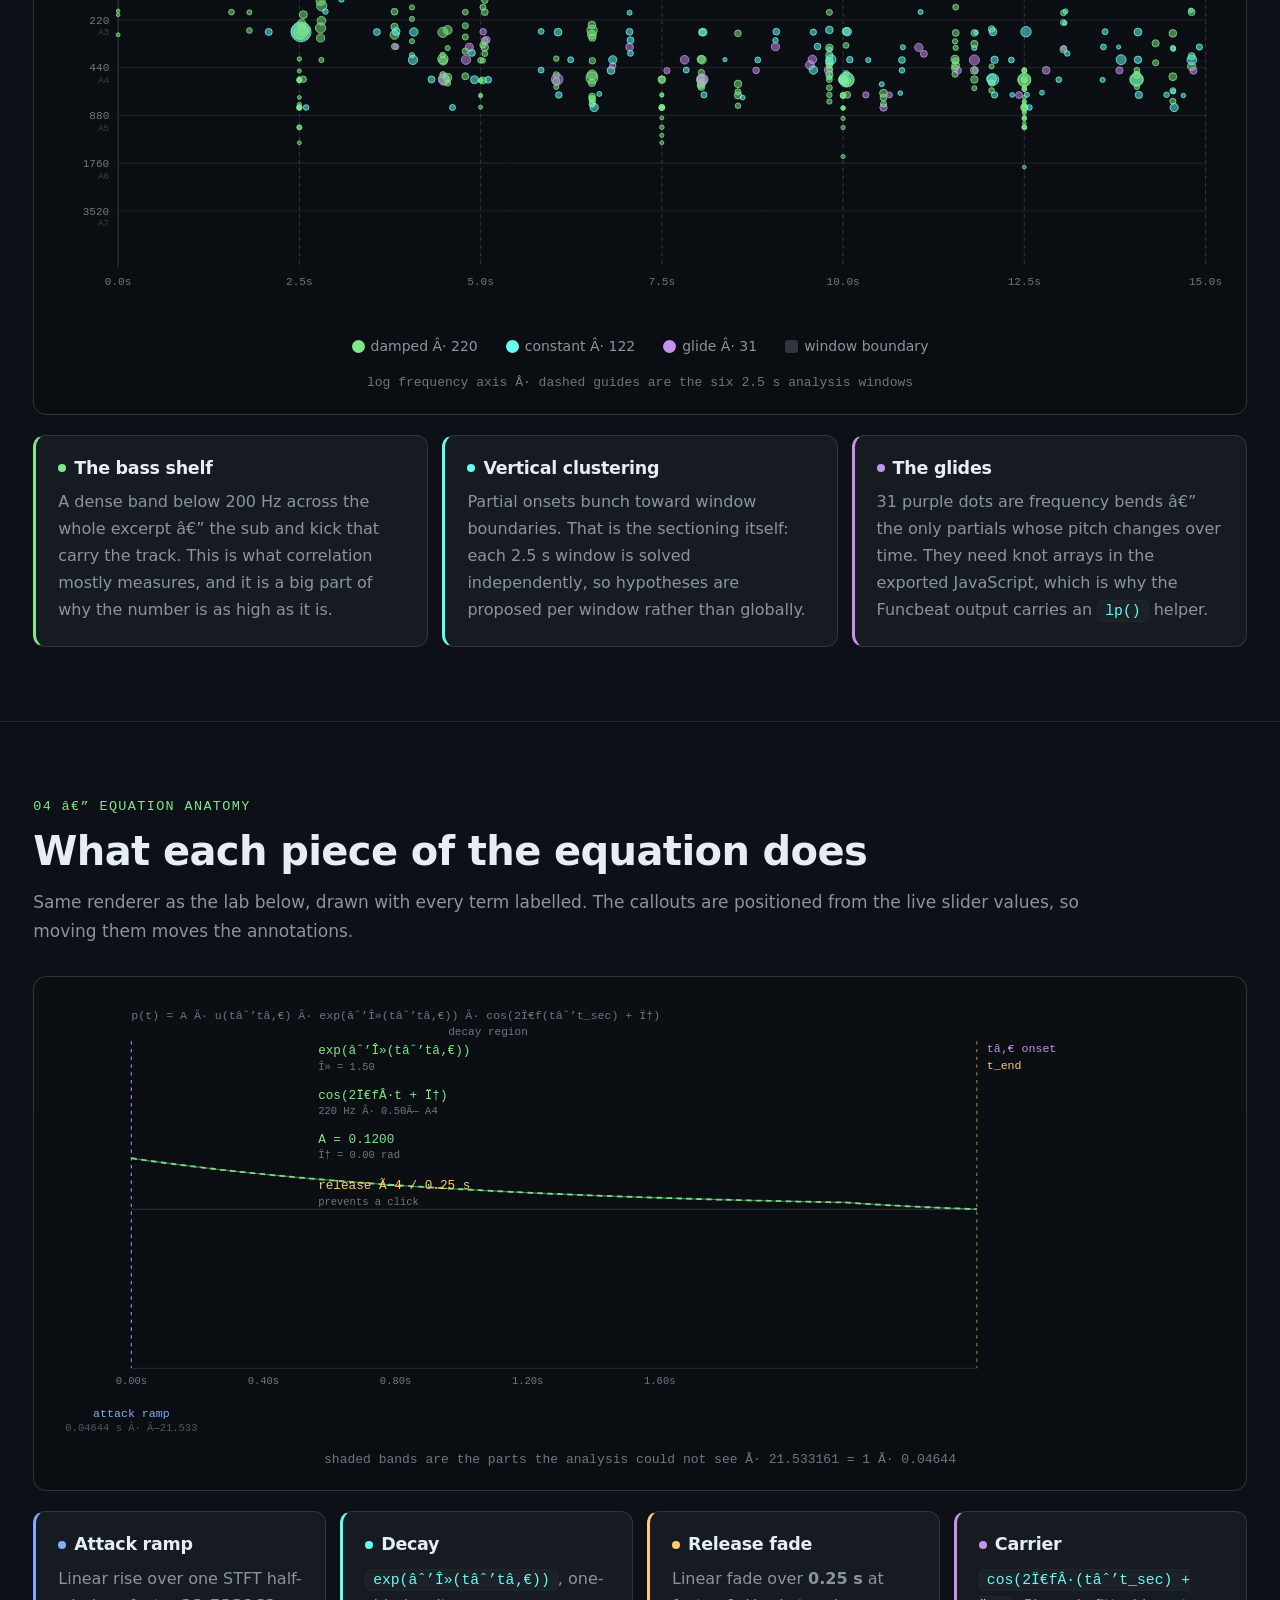
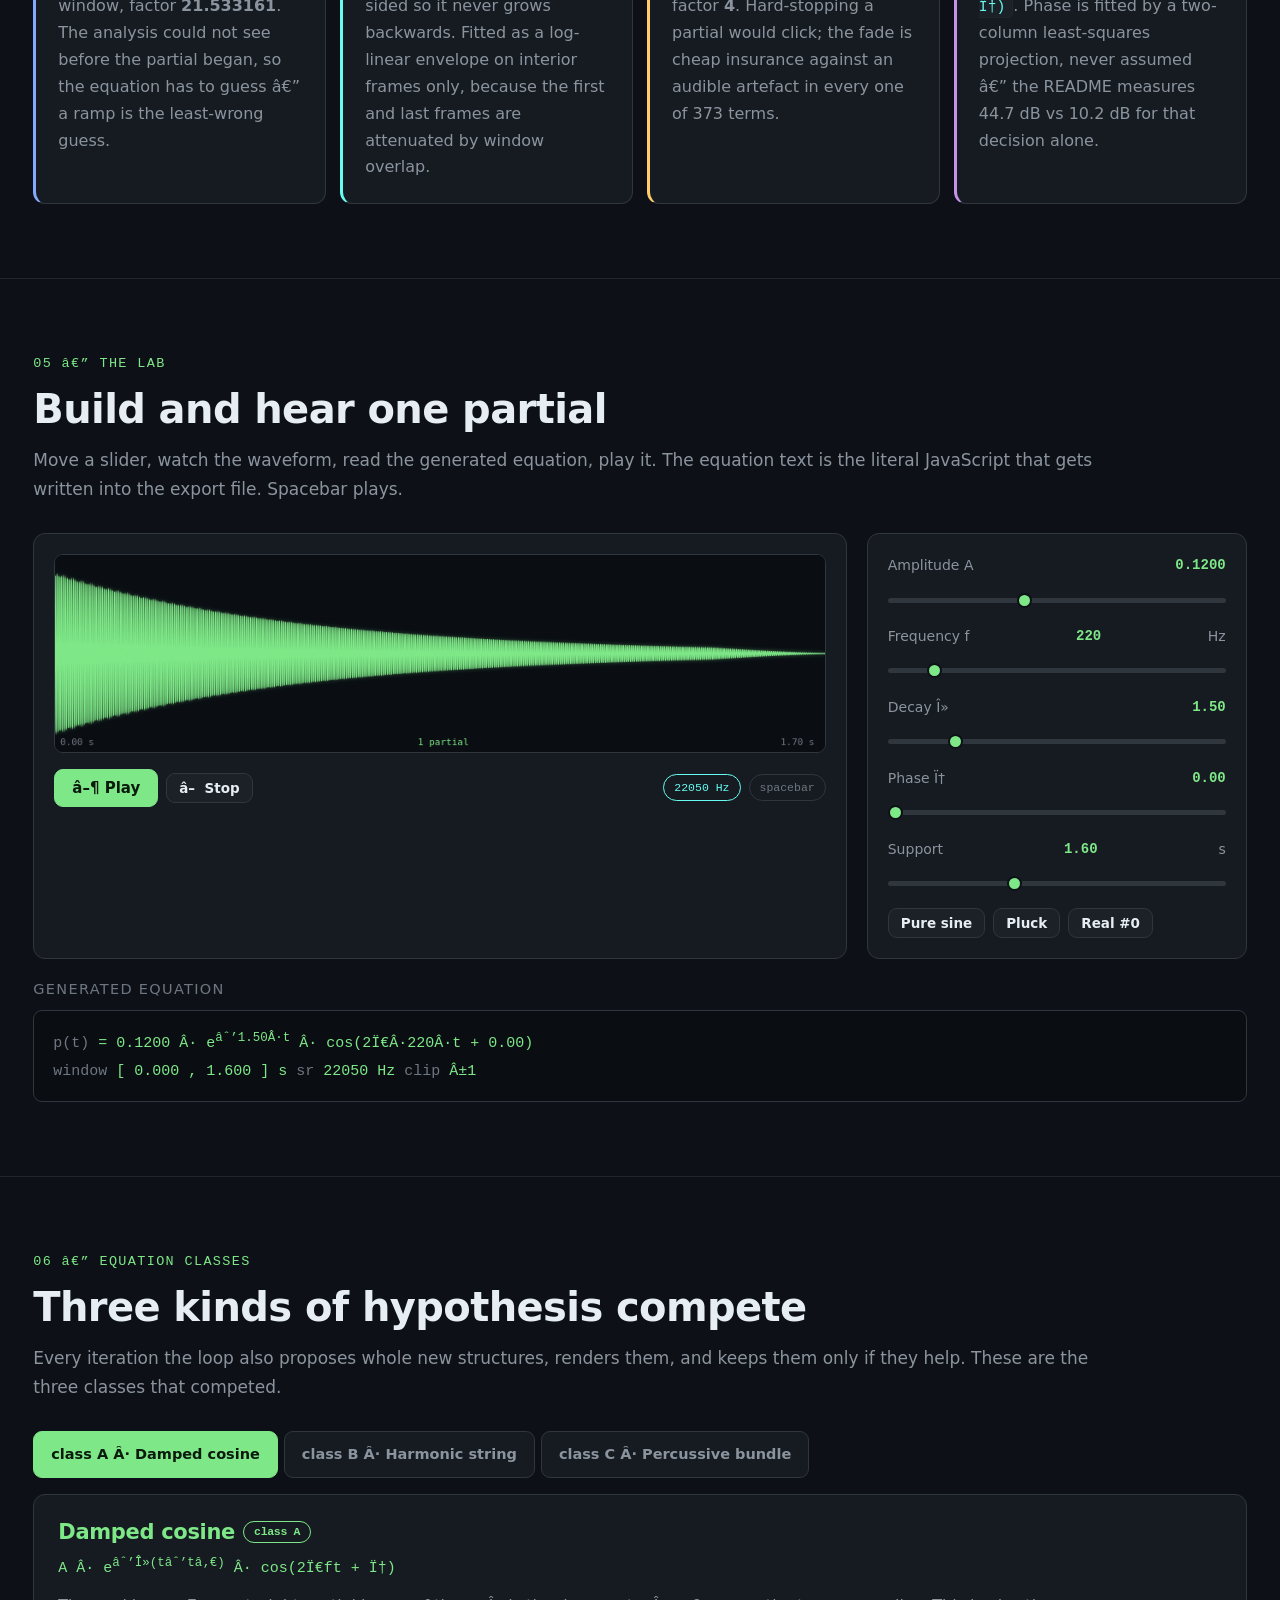
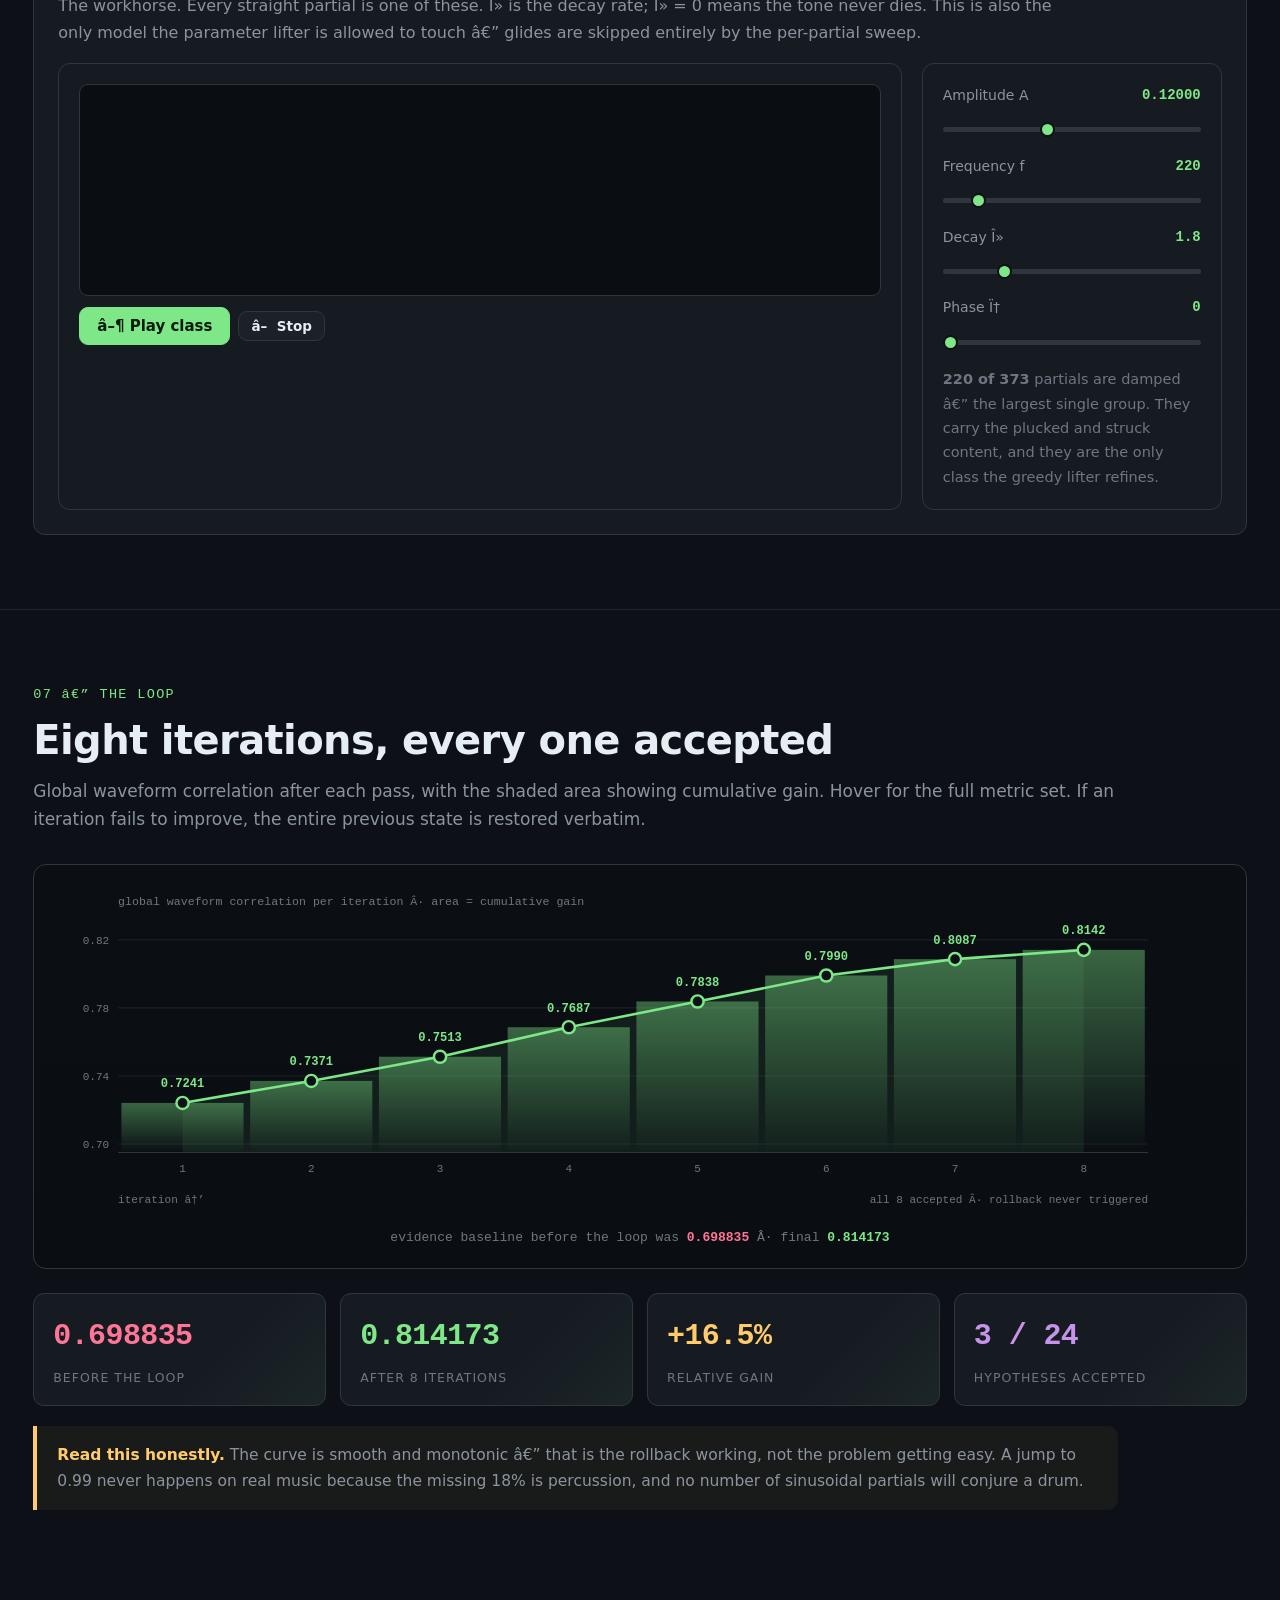
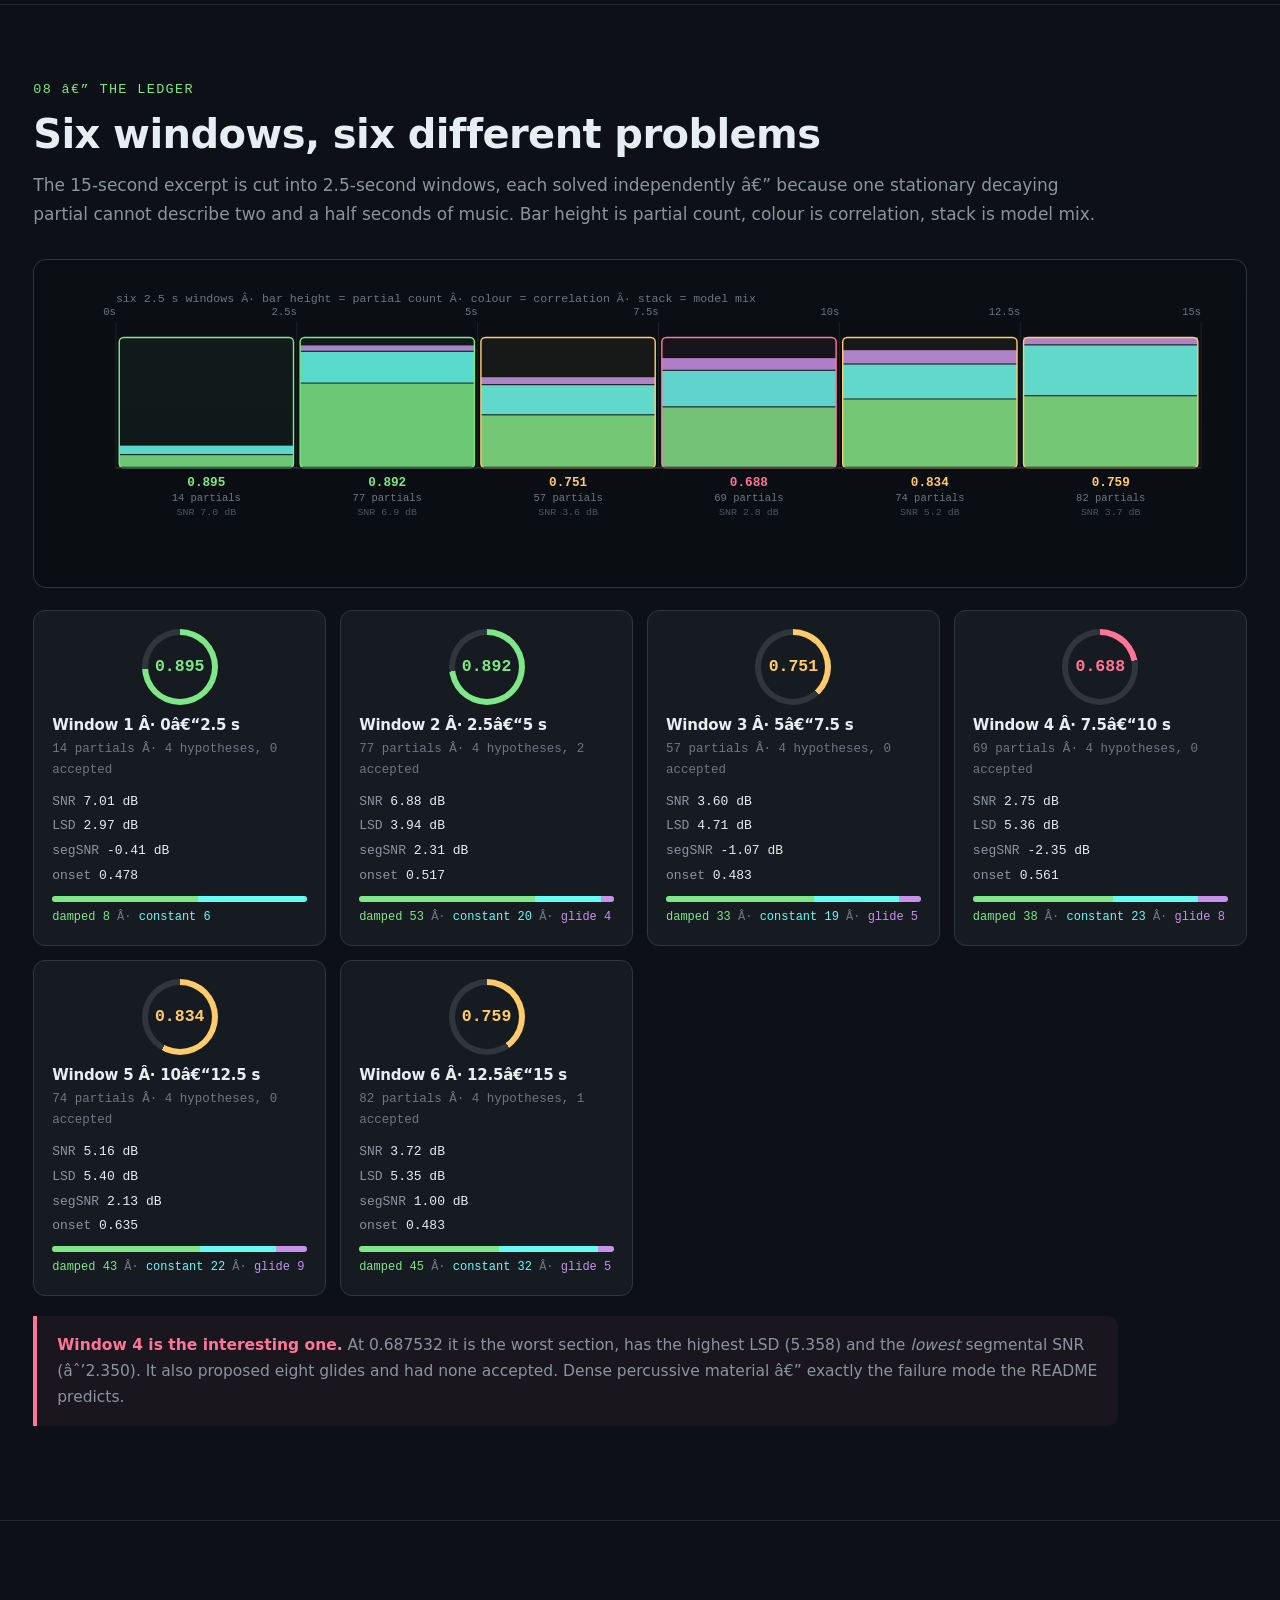
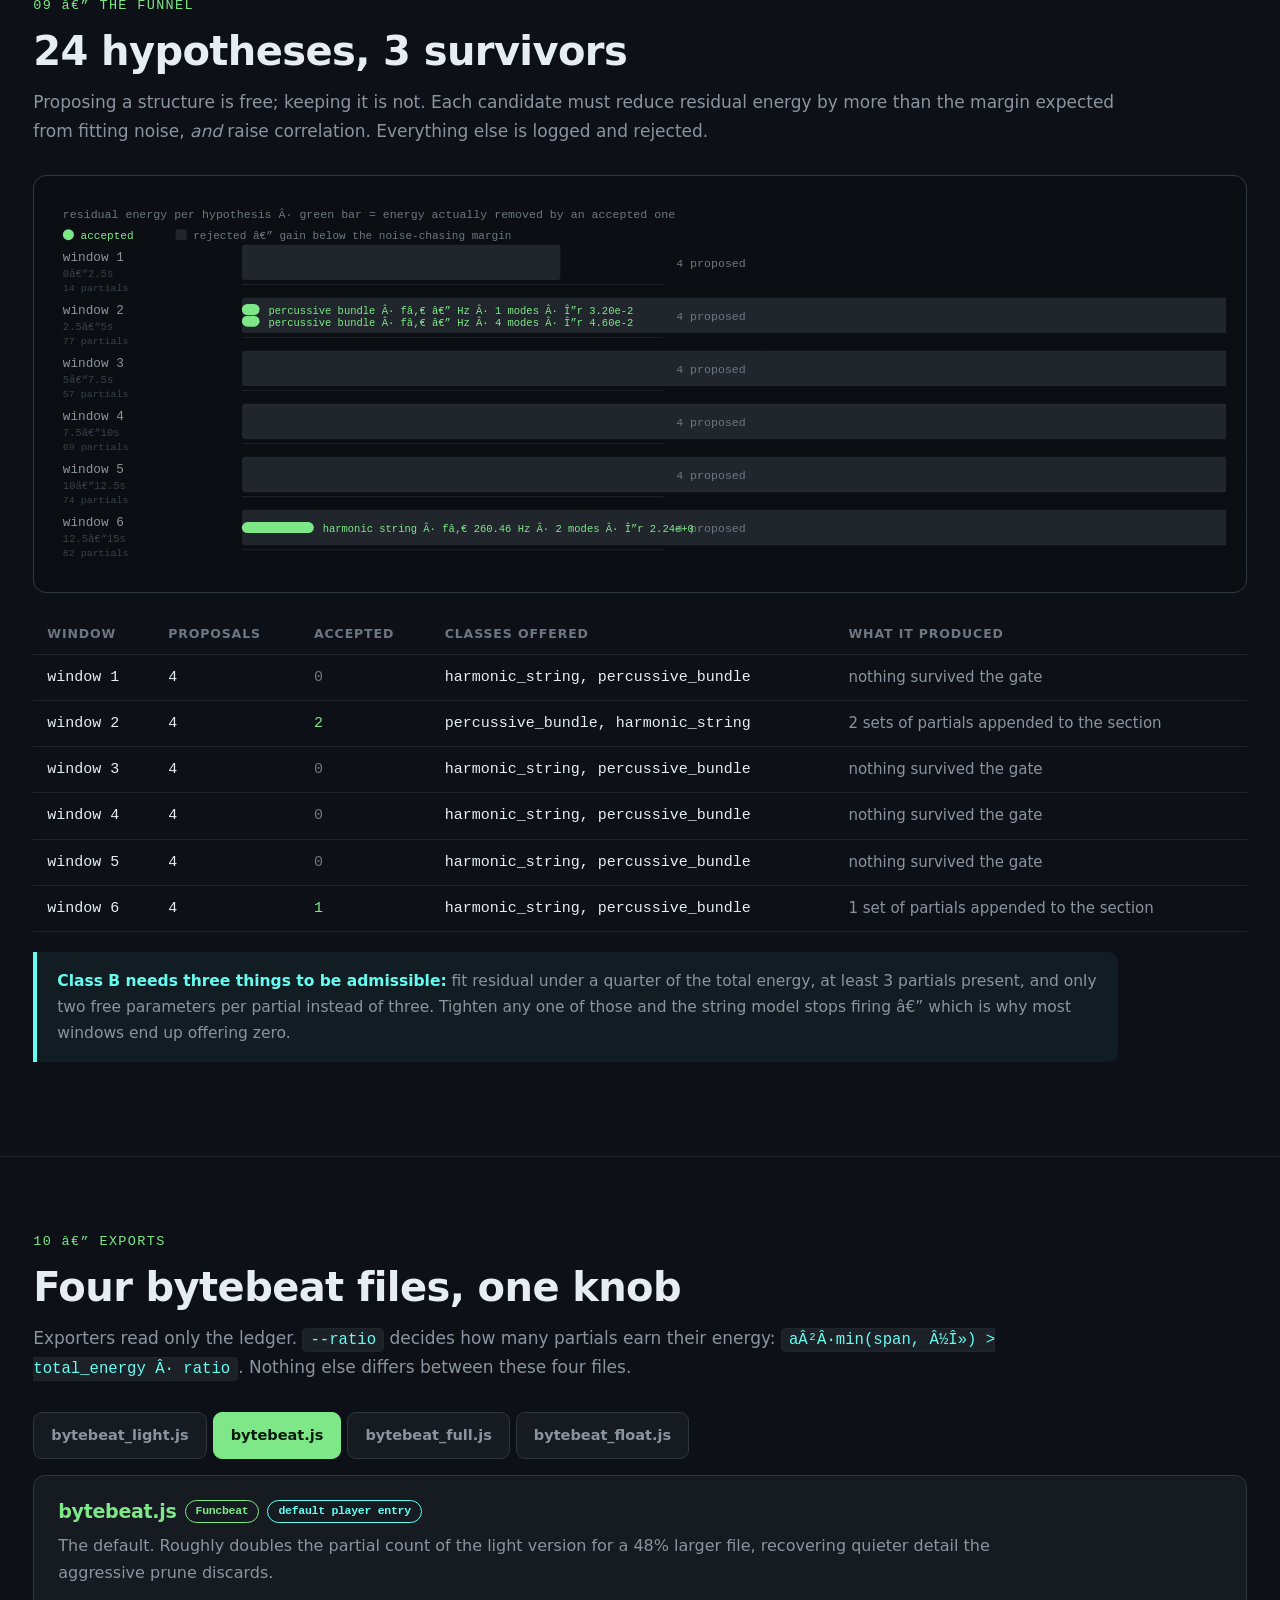
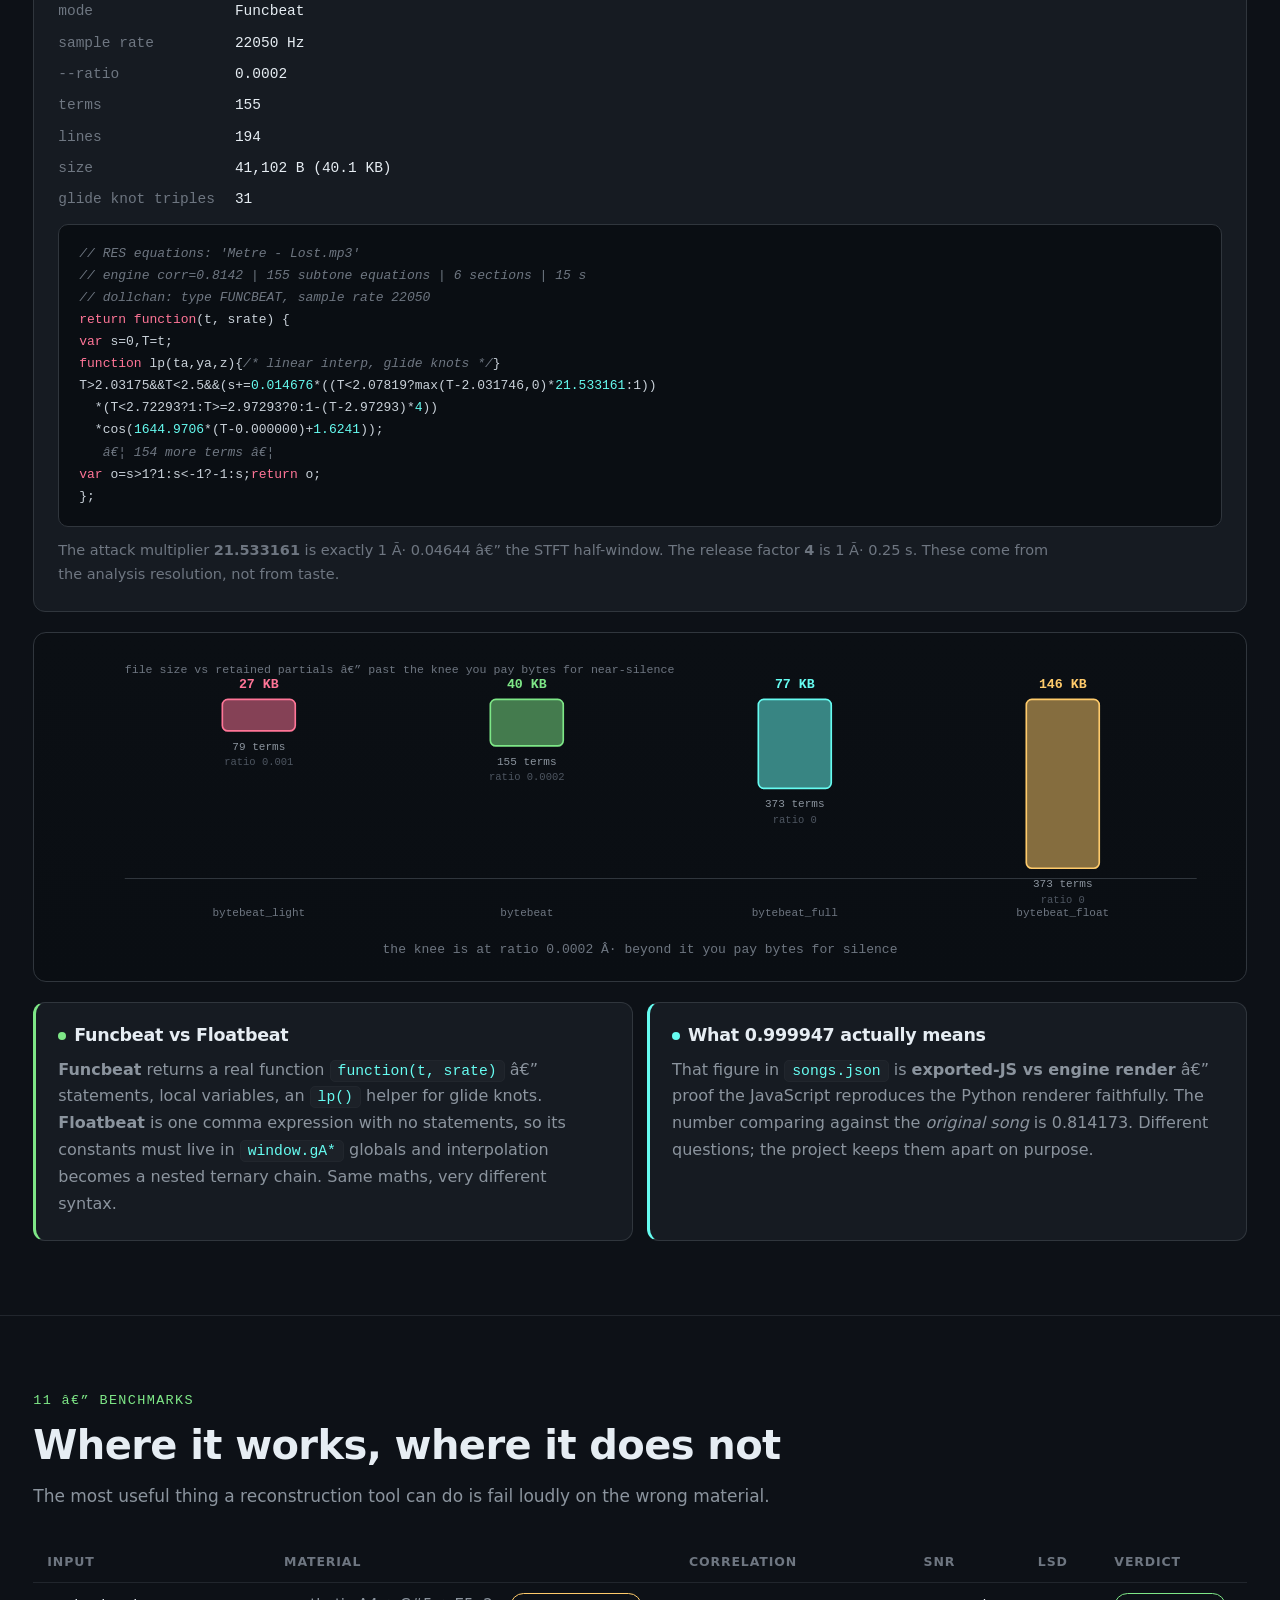
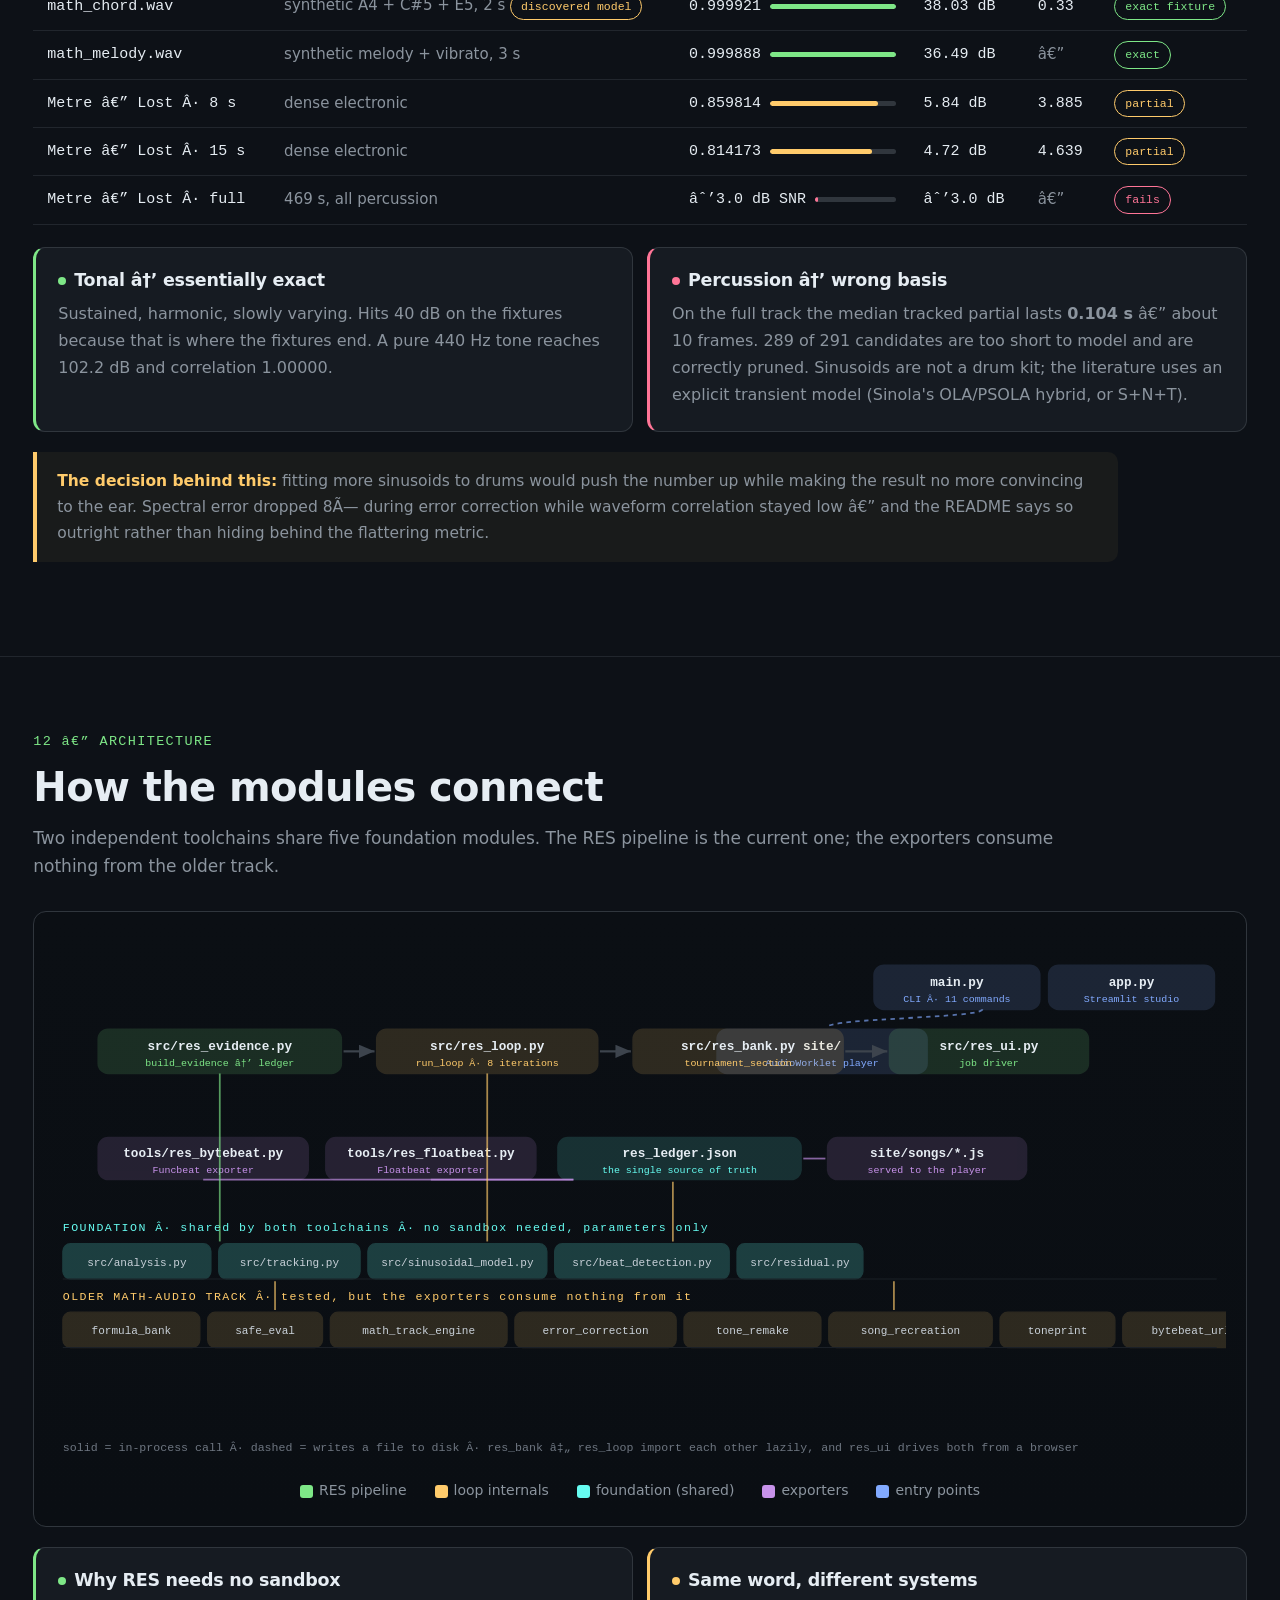
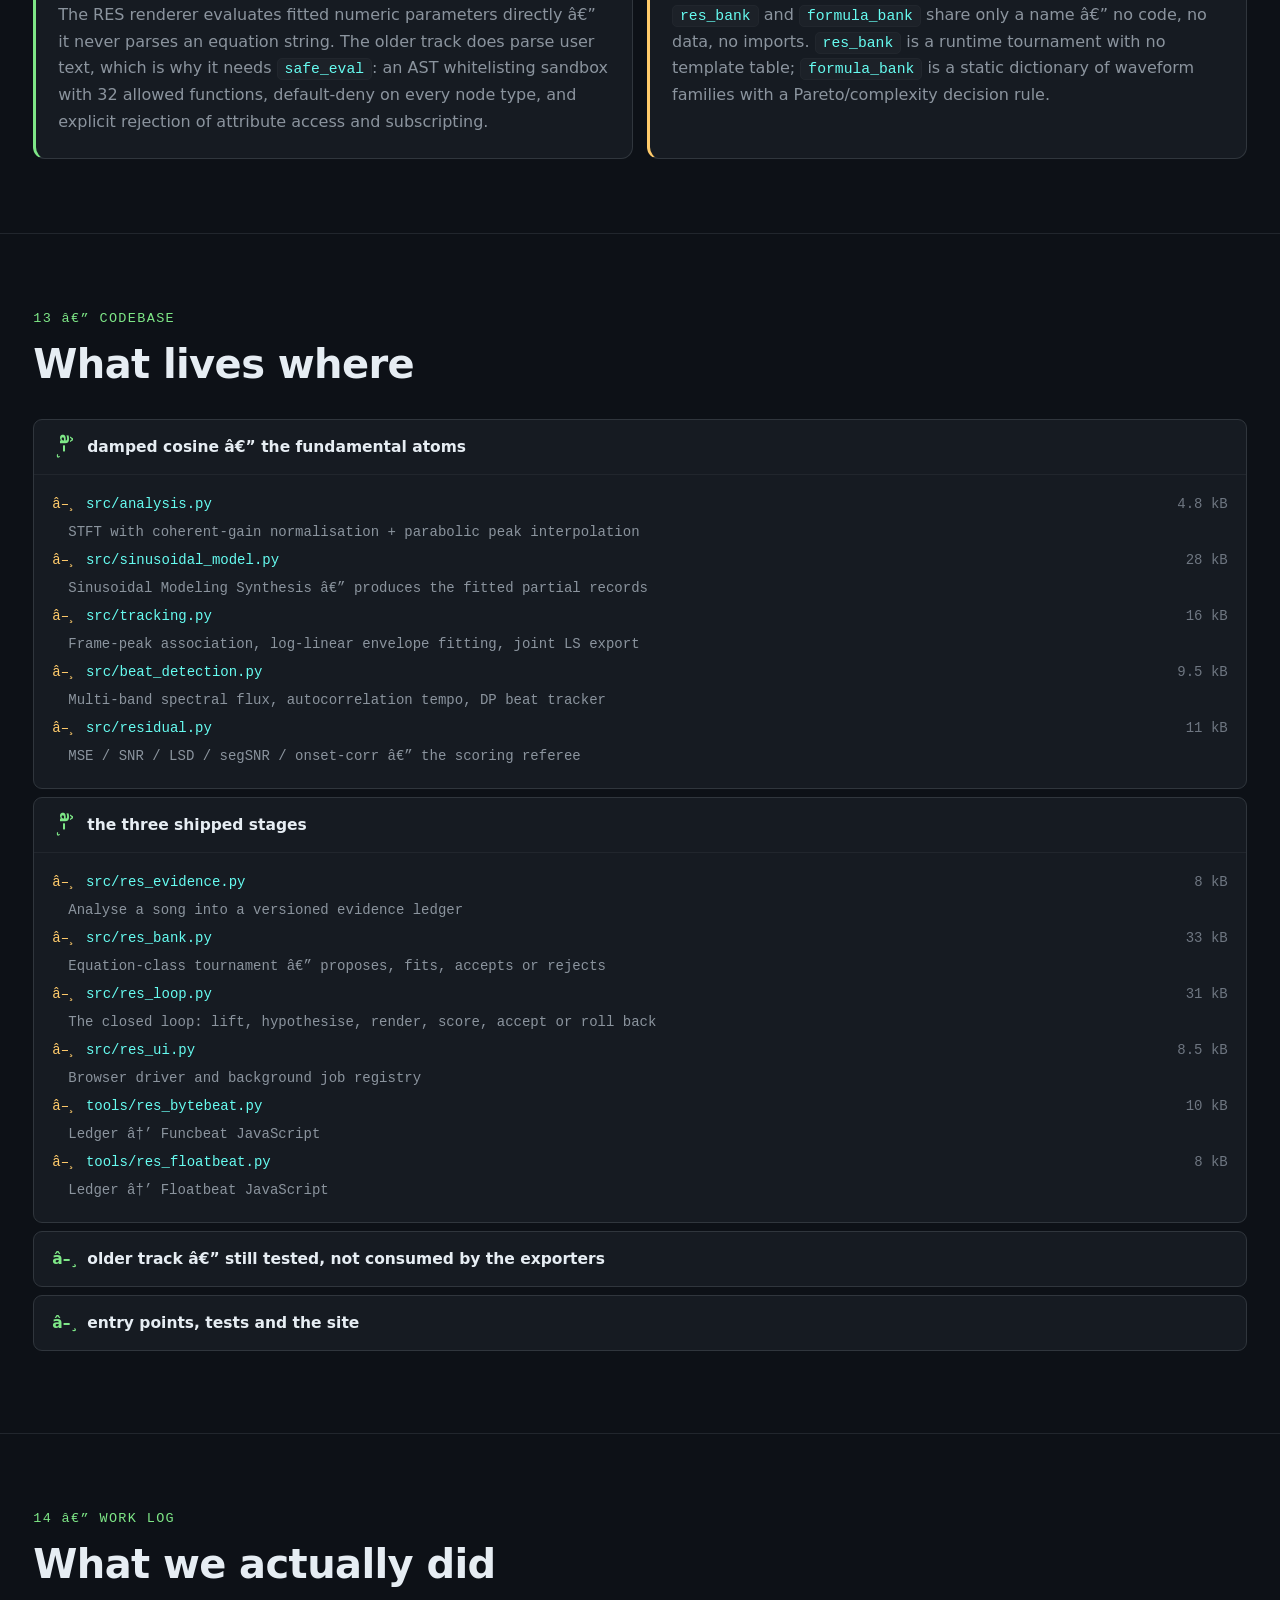
<file: site/project.html>
<!DOCTYPE html>
<html lang="en">
<head>
<meta charset="UTF-8">
<meta name="viewport" content="width=device-width, initial-scale=1">
<title>Metre â€” Lost Â· interactive project report</title>
<style>
:root{
  --bg:#0d1117;--bg2:#161b22;--bg3:#1c2128;--line:#30363d;--line2:#21262d;
  --fg:#e6edf3;--dim:#8b949e;--dim2:#6e7681;
  --grn:#7ee787;--cyn:#66fcf1;--pnk:#ff7597;--pur:#c792ea;--amb:#ffcb6b;--blu:#82aaff;
  --mono:ui-monospace,SFMono-Regular,"SF Mono",Menlo,Consolas,monospace;
  --sans:ui-sans-serif,system-ui,-apple-system,"Segoe UI",Roboto,Helvetica,Arial,sans-serif;
}
*{box-sizing:border-box;margin:0;padding:0}
html{scroll-behavior:smooth;scroll-padding-top:74px}
body{background:var(--bg);color:var(--fg);font-family:var(--sans);line-height:1.68;font-size:17.5px;-webkit-font-smoothing:antialiased;overflow-x:hidden}
a{color:var(--cyn);text-decoration:none}a:hover{text-decoration:underline}
code,pre{font-family:var(--mono)}
h1,h2,h3,h4{line-height:1.25;font-weight:650;letter-spacing:-.015em}
.wrap{max-width:min(1760px,100%);margin:0 auto;padding:0 clamp(14px,2.6vw,48px)}
::selection{background:rgba(126,231,135,.28)}
#prog{position:fixed;top:0;left:0;height:2px;background:linear-gradient(90deg,var(--grn),var(--cyn),var(--pur));z-index:200;width:0}
nav{position:sticky;top:0;z-index:60;background:rgba(13,17,23,.92);backdrop-filter:blur(14px);border-bottom:1px solid var(--line2)}
nav .wrap{display:flex;align-items:center;gap:4px;height:58px;overflow-x:auto;scrollbar-width:none}
nav .wrap::-webkit-scrollbar{display:none}
nav .brand{font-weight:700;font-size:15.5px;white-space:nowrap;margin-right:12px;color:var(--grn)}
nav a{font-size:14px;color:var(--dim);padding:6px 10px;border-radius:6px;white-space:nowrap;transition:.15s}
nav a:hover{color:var(--fg);background:var(--bg2);text-decoration:none}
nav a.on{color:#0a1a0c;background:var(--grn);font-weight:600}
header.hero{padding:76px 0 50px;border-bottom:1px solid var(--line2);position:relative;overflow:hidden}
#heroAnim{position:absolute;inset:0;opacity:.55;pointer-events:none}
header.hero .wrap{position:relative;z-index:1}
.eyebrow{font-size:12.5px;letter-spacing:.18em;text-transform:uppercase;color:var(--grn);font-weight:700;margin-bottom:14px}
header.hero h1{font-size:clamp(32px,5vw,62px);margin-bottom:18px;
  background:linear-gradient(100deg,#e6edf3 18%,#7ee787 55%,#66fcf1 92%);-webkit-background-clip:text;background-clip:text;-webkit-text-fill-color:transparent}
.lede{font-size:19.5px;color:var(--dim);max-width:92ch}
.lede b{color:var(--fg);font-weight:600}
.heroacts{display:flex;flex-wrap:wrap;gap:10px;margin-top:26px}
.stats{display:grid;grid-template-columns:repeat(auto-fit,minmax(178px,1fr));gap:14px;margin-top:40px}
.stat{background:var(--bg2);border:1px solid var(--line);border-radius:11px;padding:17px 19px;position:relative;overflow:hidden}
.stat::after{content:"";position:absolute;inset:0;background:linear-gradient(135deg,transparent 60%,rgba(126,231,135,.05));pointer-events:none}
.stat .v{font-family:var(--mono);font-size:30px;font-weight:700;letter-spacing:-.02em}
.stat .l{font-size:12.5px;color:var(--dim2);text-transform:uppercase;letter-spacing:.08em;margin-top:5px}
.stat.g .v{color:var(--grn)}.stat.c .v{color:var(--cyn)}.stat.p .v{color:var(--pnk)}
.stat.u .v{color:var(--pur)}.stat.a .v{color:var(--amb)}.stat.b .v{color:var(--blu)}
.btn{display:inline-flex;align-items:center;gap:7px;background:var(--bg3);border:1px solid var(--line);color:var(--fg);
  padding:9px 17px;border-radius:9px;font-size:15px;font-weight:550;cursor:pointer;transition:.16s;font-family:var(--sans)}
.btn:hover{border-color:var(--grn);color:var(--grn);text-decoration:none}
.btn.pri{background:var(--grn);border-color:var(--grn);color:#0a1a0c;font-weight:700}
.btn.pri:hover{filter:brightness(1.12)}
.btn:disabled{opacity:.4;cursor:not-allowed}.btn.sm{padding:6px 12px;font-size:13.5px}
section{padding:74px 0;border-bottom:1px solid var(--line2)}
.sec-head{margin-bottom:30px}
.sec-head .n{font-family:var(--mono);font-size:13.5px;color:var(--grn);letter-spacing:.1em}
.sec-head h2{font-size:clamp(26px,3.2vw,40px);margin:8px 0 12px}
.sec-head p{color:var(--dim);max-width:100ch;font-size:17px}
.grid{display:grid;gap:14px}
.g2{grid-template-columns:repeat(auto-fit,minmax(360px,1fr))}
.g3{grid-template-columns:repeat(auto-fit,minmax(280px,1fr))}
.g4{grid-template-columns:repeat(auto-fit,minmax(215px,1fr))}
.card{background:var(--bg2);border:1px solid var(--line);border-radius:12px;padding:22px}
.card h3{font-size:17.5px;margin-bottom:10px;display:flex;align-items:center;gap:8px;flex-wrap:wrap}
.card p{font-size:16px;color:var(--dim);max-width:82ch}
.card.g{border-left:3px solid var(--grn)}.card.c{border-left:3px solid var(--cyn)}
.card.p{border-left:3px solid var(--pnk)}.card.u{border-left:3px solid var(--pur)}
.card.a{border-left:3px solid var(--amb)}.card.b{border-left:3px solid var(--blu)}
.dot{width:8px;height:8px;border-radius:50%;flex:0 0 auto}
.d-g{background:var(--grn)}.d-c{background:var(--cyn)}.d-p{background:var(--pnk)}
.d-u{background:var(--pur)}.d-a{background:var(--amb)}.d-b{background:var(--blu)}.d-d{background:var(--dim)}
pre{background:#0a0e13;border:1px solid var(--line);border-radius:10px;padding:18px 20px;overflow-x:auto;font-size:14px;line-height:1.7;color:#c9d1d9;position:relative}
pre.sm{font-size:13px}
.cp{position:absolute;top:10px;right:10px;background:var(--bg3);border:1px solid var(--line);color:var(--dim);
  border-radius:7px;font-size:12px;padding:4px 10px;cursor:pointer;font-family:var(--sans);opacity:0;transition:.15s}
pre:hover .cp{opacity:1}.cp:hover{color:var(--grn);border-color:var(--grn)}
code{background:var(--bg3);padding:2px 7px;border-radius:5px;font-size:.92em;color:var(--cyn);border:1px solid var(--line2)}
pre code{background:none;padding:0;border:none;color:inherit;font-size:inherit}
.k{color:var(--pnk)}.f{color:var(--amb)}.s{color:var(--pur)}.n{color:var(--cyn)}.m{color:#6e7681;font-style:italic}
.dia{background:linear-gradient(180deg,#0b0f14,#0a0e13);border:1px solid var(--line);border-radius:13px;padding:20px;position:relative;overflow:hidden}
.dia svg{display:block;width:100%;height:auto}
.dia-cap{font-size:13px;color:var(--dim2);margin-top:10px;font-family:var(--mono);text-align:center}
.legend{display:flex;flex-wrap:wrap;gap:12px;justify-content:center;margin-top:14px;font-size:14px;color:var(--dim)}
.legend span{display:inline-flex;align-items:center;gap:6px;cursor:pointer;user-select:none;transition:.15s;padding:3px 8px;border-radius:6px}
.legend span:hover{background:var(--bg3)}
.legend span.off{opacity:.3}
.legend i{width:13px;height:13px;border-radius:50%;display:inline-block}
.legend i.sq{border-radius:3px}
svg text{font-family:var(--mono)}
.fl-node{cursor:pointer;transition:.2s}
.fl-node:hover rect{stroke-width:2;filter:brightness(1.2)}
.fl-node.sel rect{stroke-width:2.4}
.flow{stroke-dasharray:7 7;animation:flow 1.1s linear infinite}
@keyframes flow{to{stroke-dashoffset:-14}}
.lab{display:grid;grid-template-columns:1fr 380px;gap:20px}
@media(max-width:840px){.lab{grid-template-columns:1fr}}
.panel{background:var(--bg2);border:1px solid var(--line);border-radius:12px;padding:20px}
.sl{margin-bottom:13px}
.sl label{display:flex;justify-content:space-between;font-size:14px;color:var(--dim);margin-bottom:5px}
.sl label b{font-family:var(--mono);color:var(--grn);font-weight:600}
input[type=range]{width:100%;height:5px;-webkit-appearance:none;appearance:none;background:var(--line);border-radius:3px;outline:none;cursor:pointer}
input[type=range]::-webkit-slider-thumb{-webkit-appearance:none;width:15px;height:15px;border-radius:50%;background:var(--grn);cursor:pointer;border:2px solid var(--bg)}
input[type=range]::-moz-range-thumb{width:15px;height:15px;border-radius:50%;background:var(--grn);cursor:pointer;border:2px solid var(--bg)}
canvas.wv{width:100%;display:block;border-radius:9px;background:#0a0e13;border:1px solid var(--line)}
.eqbox{background:#0a0e13;border:1px solid var(--line);border-radius:9px;padding:16px 19px;font-family:var(--mono);
  font-size:15px;line-height:1.85;color:var(--grn);word-break:break-word}
.rowb{display:flex;gap:8px;flex-wrap:wrap;align-items:center}
.tabs{display:flex;gap:6px;flex-wrap:wrap;margin-bottom:16px}
.tab{background:var(--bg2);border:1px solid var(--line);border-radius:9px;padding:10px 17px;cursor:pointer;font-size:14.5px;
  font-weight:550;color:var(--dim);transition:.15s;font-family:var(--sans)}
.tab:hover{color:var(--fg);border-color:var(--grn)}
.tab.on{background:var(--grn);border-color:var(--grn);color:#0a1a0c;font-weight:700}
.tabv{background:var(--bg2);border:1px solid var(--line);border-radius:12px;padding:24px}
.tabv h4{color:var(--grn);margin-bottom:8px;font-size:18px;display:flex;align-items:center;gap:8px;flex-wrap:wrap}
.kv{display:grid;grid-template-columns:auto 1fr;gap:7px 20px;font-family:var(--mono);font-size:14.5px;margin:12px 0}
.kv dt{color:var(--dim2)}.kv dd{color:var(--fg)}
.tip{position:fixed;background:#010409;border:1px solid var(--grn);border-radius:9px;padding:11px 14px;font-family:var(--mono);
  font-size:13px;pointer-events:none;z-index:99;opacity:0;transition:opacity .12s;line-height:1.7;white-space:nowrap;
  box-shadow:0 8px 26px rgba(0,0,0,.6)}
.tip.show{opacity:1}
.seccard{background:var(--bg2);border:1px solid var(--line);border-radius:12px;padding:18px;transition:.2s}
.seccard:hover{border-color:var(--grn);transform:translateY(-3px);box-shadow:0 10px 26px rgba(0,0,0,.4)}
.seccard h4{font-size:15px;margin-bottom:4px}
.seccard .win{font-family:var(--mono);font-size:12.5px;color:var(--dim2);margin-bottom:10px}
.ring{width:76px;height:76px;border-radius:50%;margin:0 auto 11px;display:flex;align-items:center;justify-content:center;position:relative}
.ring::after{content:"";position:absolute;inset:6px;background:var(--bg2);border-radius:50%}
.ring span{position:relative;z-index:1;font-family:var(--mono);font-size:16.5px;font-weight:700}
.metrics{font-size:13px;color:var(--dim);display:grid;gap:3px;font-family:var(--mono)}
.metrics b{color:var(--fg);font-weight:500}
.mixbar{display:flex;height:6px;border-radius:3px;overflow:hidden;margin-top:9px;background:var(--line)}
.mixbar i{display:block}
.mixlbl{font-size:12px;color:var(--dim2);margin-top:5px;font-family:var(--mono)}
table{width:100%;border-collapse:collapse;font-size:15px}
th,td{text-align:left;padding:10px 14px;border-bottom:1px solid var(--line2)}
th{color:var(--dim2);font-size:12.5px;text-transform:uppercase;letter-spacing:.07em;font-weight:650}
td{color:var(--dim)}td.mono{font-family:var(--mono);color:var(--fg)}
tr:hover td{background:var(--bg2)}
.tw{overflow-x:auto}
.bar-cell{display:flex;align-items:center;gap:9px}
.bar-cell .bb{flex:1;height:5px;background:var(--line);border-radius:3px;overflow:hidden;min-width:70px}
.bar-cell .bb i{display:block;height:100%;border-radius:3px}
details{background:var(--bg2);border:1px solid var(--line);border-radius:9px;margin-bottom:8px;overflow:hidden}
summary{padding:14px 18px;cursor:pointer;font-size:15.5px;font-weight:600;list-style:none;display:flex;align-items:center;gap:9px;user-select:none}
summary::-webkit-details-marker{display:none}
summary::before{content:"â–¸";color:var(--grn);font-weight:700;transition:.18s}
details[open] summary::before{transform:rotate(90deg)}
summary:hover{background:var(--bg3)}
.dbody{padding:15px 18px 18px;font-size:15px;color:var(--dim);border-top:1px solid var(--line2)}
.tree{font-family:var(--mono);font-size:14px;line-height:2}
.tree .d{color:var(--amb)}.tree .f{color:var(--cyn)}.tree .z{color:var(--dim2)}
.tl{position:relative;padding-left:34px}
.tl::before{content:"";position:absolute;left:8px;top:5px;bottom:5px;width:2px;
  background:linear-gradient(180deg,var(--grn),var(--cyn),var(--pur),var(--line))}
.tlitem{position:relative;margin-bottom:22px}
.tlitem::before{content:"";position:absolute;left:-25px;top:6px;width:11px;height:11px;border-radius:50%;background:var(--grn);
  border:2px solid var(--bg);box-shadow:0 0 0 3px rgba(126,231,135,.14)}
.tlitem.dim::before{background:var(--dim);box-shadow:0 0 0 3px rgba(110,118,129,.14)}
.tlitem.amb::before{background:var(--amb);box-shadow:0 0 0 3px rgba(255,203,107,.14)}
.tlitem.cyn::before{background:var(--cyn);box-shadow:0 0 0 3px rgba(102,252,241,.14)}
.tlitem.pur::before{background:var(--pur);box-shadow:0 0 0 3px rgba(199,146,234,.14)}
.tlitem h4{font-size:16px;margin-bottom:4px}
.tlitem .when{font-family:var(--mono);font-size:12px;color:var(--dim2);letter-spacing:.1em;margin-bottom:5px}
.tlitem p{font-size:15.5px;color:var(--dim);max-width:110ch}
.tlitem .res{font-family:var(--mono);font-size:13px;color:var(--grn);margin-top:6px;display:block;
  background:rgba(126,231,135,.06);border-left:2px solid var(--grn);padding:5px 9px;border-radius:0 5px 5px 0}
.note{border-left:4px solid var(--amb);background:rgba(255,203,107,.05);padding:16px 20px;border-radius:0 10px 10px 0;margin:20px 0;font-size:15.5px;max-width:110ch;color:var(--dim)}
.note b{color:var(--amb)}
.note.ok{border-color:var(--grn);background:rgba(126,231,135,.05)}.note.ok b{color:var(--grn)}
.note.bad{border-color:var(--pnk);background:rgba(255,117,151,.05)}.note.bad b{color:var(--pnk)}
.note.cy{border-color:var(--cyn);background:rgba(102,252,241,.05)}.note.cy b{color:var(--cyn)}
.pill{display:inline-block;font-family:var(--mono);font-size:11.5px;padding:3px 10px;border-radius:20px;border:1px solid var(--line);color:var(--dim2)}
.pill.g{color:var(--grn);border-color:var(--grn)}.pill.p{color:var(--pnk);border-color:var(--pnk)}
.pill.a{color:var(--amb);border-color:var(--amb)}.pill.c{color:var(--cyn);border-color:var(--cyn)}
.pill.u{color:var(--pur);border-color:var(--pur)}.pill.b{color:var(--blu);border-color:var(--blu)}
#totop{position:fixed;right:26px;bottom:26px;z-index:70;opacity:0;pointer-events:none;transition:.25s;
  width:50px;height:50px;border-radius:50%;background:var(--bg2);border:1px solid var(--line);color:var(--grn);
  display:flex;align-items:center;justify-content:center;cursor:pointer;font-size:20px}
#totop.on{opacity:1;pointer-events:auto}
#totop:hover{background:var(--bg3);border-color:var(--grn)}
.reveal{opacity:0;transform:translateY(18px);transition:opacity .6s cubic-bezier(.2,.8,.3,1),transform .6s cubic-bezier(.2,.8,.3,1)}
.reveal.in{opacity:1;transform:none}
footer{padding:52px 0 70px;color:var(--dim2);font-size:15px}
footer a{color:var(--dim)}
@media(max-width:900px){.lab{grid-template-columns:1fr}}
@media(max-width:700px){body{font-size:16px}.stat .v{font-size:23px}}
</style>
</head>
<body>
<div id="prog"></div>
<nav><div class="wrap">
  <span class="brand">â—ˆ Metre â€” Lost</span>
  <a href="#flow">Flow</a><a href="#wave">A/B Audio</a><a href="#map">Partial map</a>
  <a href="#anat">Anatomy</a><a href="#lab">Lab</a><a href="#cls">Classes</a>
  <a href="#loop">Loop</a><a href="#ledger">Ledger</a><a href="#funnel">Funnel</a>
  <a href="#exp">Exports</a><a href="#bench">Bench</a><a href="#arch">Architecture</a>
  <a href="#code">Code</a><a href="#work">Work log</a><a href="#open">Open</a>
</div></nav>
<header class="hero">
  <svg id="heroAnim" viewBox="0 0 1200 520" preserveAspectRatio="xMidYMid slice"></svg>
  <div class="wrap">
    <div class="eyebrow">Interactive project report Â· real ledger data</div>
    <h1>A song, reverse-engineered into <em>mathematics</em></h1>
    <p class="lede">This is <b>music2math</b> â€” a DSP pipeline that listens to <code>Metre - Lost.mp3</code> and writes out
    a set of closed-form equations. Feed those to a bytebeat player and the song comes back. Every number and every dot on
    every chart below was read out of the actual run on disk â€” <code>res_ledger.json</code>, the rendered WAV, the test suite.</p>
    <div class="heroacts">
      <a class="btn pri" href="#map">â—‰ See all 373 partials</a>
      <a class="btn" href="#flow">â¬¢ Walk the flowchart</a>
      <a class="btn" href="#lab">â–¶ Equation lab</a>
      <a class="btn" href="index.html">â†’ Open the player</a>
    </div>
    <div class="stats">
      <div class="stat c"><div class="v" data-c="0.814173" data-dp="6">0</div><div class="l">engine correlation</div></div>
      <div class="stat g"><div class="v" data-c="373">0</div><div class="l">fitted partials</div></div>
      <div class="stat u"><div class="v" data-c="8">0</div><div class="l">loop iterations</div></div>
      <div class="stat a"><div class="v" data-c="6">0</div><div class="l">analysis windows</div></div>
      <div class="stat p"><div class="v" data-c="24">0</div><div class="l">hypotheses proposed</div></div>
      <div class="stat b"><div class="v" data-c="188">0</div><div class="l">passing tests</div></div>
    </div>
  </div>
</header>
<section id="flow"><div class="wrap">
  <div class="sec-head reveal">
    <div class="n">01 â€” THE FLOWCHART</div>
    <h2>Five stages, one feedback loop</h2>
    <p>Click any stage. The amber dashed line running back from <b>THE LOOP</b> to <b>EVIDENCE</b> is the whole idea â€”
    the analysis is not a one-shot pass, it is re-proposed and re-judged eight times.</p>
  </div>
  <div class="dia reveal"><svg id="flowSvg" viewBox="0 0 1060 400"></svg></div>
  <div class="panel reveal" id="flowDetail" style="margin-top:20px"></div>
</div></section>

<section id="wave"><div class="wrap">
  <div class="sec-head reveal">
    <div class="n">02 â€” A/B AUDIO</div>
    <h2>Original vs reconstruction, envelope view</h2>
    <p>Peak envelope of the first 15 seconds of the original next to the engine's render, with the absolute difference
    beneath. Move the cursor and the running envelope correlation updates live. This is the honest picture of what the
    pipeline achieved.</p>
  </div>
  <div class="dia reveal">
    <svg id="waveSvg" viewBox="0 0 1060 330"></svg>
    <div class="legend" id="waveLegend"></div>
    <div class="dia-cap">peak envelope Â· 900 buckets Â· <span id="waveRead">hover the plot</span></div>
  </div>
  <div class="grid g3 reveal" style="margin-top:20px">
    <div class="card g"><h3><span class="dot d-g"></span>Structure captured</h3>
      <p>All six windows show roughly the right density envelope â€” the optimiser learned <i>where</i> the energy sits,
      not just <i>that</i> it exists.</p></div>
    <div class="card a"><h3><span class="dot d-a"></span>Detail missing</h3>
      <p>Envelopes come out smooth where the original is jagged. Percussive peaks survive as energy but not as
      transients â€” which is the whole story of the 0.814 number.</p></div>
    <div class="card p"><h3><span class="dot d-p"></span>Late windows drift</h3>
      <p>Windows 4 and 6 (7.5â€“10 s, 12.5â€“15 s) carry the biggest residuals â€” 0.688 and 0.759 correlation, the two worst
      sections in the ledger.</p></div>
  </div>
</div></section>

<section id="map"><div class="wrap">
  <div class="sec-head reveal">
    <div class="n">03 â€” THE PARTIAL MAP</div>
    <h2>All 373 fitted partials, plotted</h2>
    <p>Every circle is one equation in <code>res_ledger.json</code>. Horizontal position is onset time, vertical position
    is frequency on a log scale, size is amplitude, colour is model. Click a legend entry to filter, hover any circle for
    its parameters.</p>
  </div>
  <div class="dia reveal">
    <svg id="mapSvg" viewBox="0 0 1060 420"></svg>
    <div class="legend" id="mapLegend"></div>
    <div class="dia-cap">log frequency axis Â· dashed guides are the six 2.5 s analysis windows</div>
  </div>
  <div class="grid g3 reveal" style="margin-top:20px">
    <div class="card g"><h3><span class="dot d-g"></span>The bass shelf</h3>
      <p>A dense band below 200 Hz across the whole excerpt â€” the sub and kick that carry the track. This is what
      correlation mostly measures, and it is a big part of why the number is as high as it is.</p></div>
    <div class="card c"><h3><span class="dot d-c"></span>Vertical clustering</h3>
      <p>Partial onsets bunch toward window boundaries. That is the sectioning itself: each 2.5 s window is solved
      independently, so hypotheses are proposed per window rather than globally.</p></div>
    <div class="card u"><h3><span class="dot d-u"></span>The glides</h3>
      <p>31 purple dots are frequency bends â€” the only partials whose pitch changes over time. They need knot arrays in
      the exported JavaScript, which is why the Funcbeat output carries an <code>lp()</code> helper.</p></div>
  </div>
</div></section>

<section id="anat"><div class="wrap">
  <div class="sec-head reveal">
    <div class="n">04 â€” EQUATION ANATOMY</div>
    <h2>What each piece of the equation does</h2>
    <p>Same renderer as the lab below, drawn with every term labelled. The callouts are positioned from the live slider
    values, so moving them moves the annotations.</p>
  </div>
  <div class="dia reveal"><svg id="anatSvg" viewBox="0 0 1060 400"></svg>
    <div class="dia-cap">shaded bands are the parts the analysis could not see Â· 21.533161 = 1 Ã· 0.04644</div></div>
  <div class="grid g4 reveal" style="margin-top:20px">
    <div class="card b"><h3><span class="dot d-b"></span>Attack ramp</h3>
      <p>Linear rise over one STFT half-window, factor <b>21.533161</b>. The analysis could not see before the partial
      began, so the equation has to guess â€” a ramp is the least-wrong guess.</p></div>
    <div class="card c"><h3><span class="dot d-c"></span>Decay</h3>
      <p><code>exp(âˆ’Î»(tâˆ’tâ‚€))</code>, one-sided so it never grows backwards. Fitted as a log-linear envelope on interior
      frames only, because the first and last frames are attenuated by window overlap.</p></div>
    <div class="card a"><h3><span class="dot d-a"></span>Release fade</h3>
      <p>Linear fade over <b>0.25 s</b> at factor <b>4</b>. Hard-stopping a partial would click; the fade is cheap
      insurance against an audible artefact in every one of 373 terms.</p></div>
    <div class="card u"><h3><span class="dot d-u"></span>Carrier</h3>
      <p><code>cos(2Ï€fÂ·(tâˆ’t_sec) + Ï†)</code>. Phase is fitted by a two-column least-squares projection, never assumed
      â€” the README measures 44.7 dB vs 10.2 dB for that decision alone.</p></div>
  </div>
</div></section>

<section id="lab"><div class="wrap">
  <div class="sec-head reveal">
    <div class="n">05 â€” THE LAB</div>
    <h2>Build and hear one partial</h2>
    <p>Move a slider, watch the waveform, read the generated equation, play it. The equation text is the literal
    JavaScript that gets written into the export file. Spacebar plays.</p>
  </div>
  <div class="lab reveal">
    <div class="panel"><canvas class="wv" id="wv" width="900" height="230"></canvas>
      <div class="rowb" style="margin-top:16px">
        <button class="btn pri" id="playEq">â–¶ Play</button>
        <button class="btn sm" id="stopEq">â–  Stop</button>
        <span style="font-size:13.5px;color:var(--dim2)" id="playState"></span>
        <span style="flex:1"></span>
        <span class="pill c">22050 Hz</span><span class="pill">spacebar</span>
      </div></div>
    <div class="panel">
      <div class="sl"><label>Amplitude A <b id="vA">0.1200</b></label><input type="range" id="sA" min="0" max="0.3" step="0.0001" value="0.12"></div>
      <div class="sl"><label>Frequency f <b id="vF">220</b> Hz</label><input type="range" id="sF" min="30" max="1600" step="1" value="220"></div>
      <div class="sl"><label>Decay Î» <b id="vL">1.50</b></label><input type="range" id="sL" min="0" max="8" step="0.01" value="1.5"></div>
      <div class="sl"><label>Phase Ï† <b id="vP">0.00</b></label><input type="range" id="sP" min="0" max="6.283" step="0.01" value="0"></div>
      <div class="sl" style="margin-bottom:6px"><label>Support <b id="vD">1.60</b> s</label><input type="range" id="sD" min="0.2" max="4" step="0.05" value="1.6"></div>
      <div class="rowb" style="margin-top:12px">
        <button class="btn sm" data-preset="sine">Pure sine</button>
        <button class="btn sm" data-preset="pluck">Pluck</button>
        <button class="btn sm" data-preset="real">Real #0</button>
      </div>
    </div>
  </div>
  <div class="reveal" style="margin-top:18px">
    <div style="font-size:14.5px;letter-spacing:.09em;text-transform:uppercase;color:var(--dim2);margin-bottom:9px">generated equation</div>
    <div class="eqbox" id="eqout"></div>
  </div>
</div></section>

<section id="cls"><div class="wrap">
  <div class="sec-head reveal">
    <div class="n">06 â€” EQUATION CLASSES</div>
    <h2>Three kinds of hypothesis compete</h2>
    <p>Every iteration the loop also proposes whole new structures, renders them, and keeps them only if they help.
    These are the three classes that competed.</p>
  </div>
  <div class="tabs reveal" id="clsTabs"></div>
  <div class="tabv reveal" id="clsView"></div>
</div></section>

<section id="loop"><div class="wrap">
  <div class="sec-head reveal">
    <div class="n">07 â€” THE LOOP</div>
    <h2>Eight iterations, every one accepted</h2>
    <p>Global waveform correlation after each pass, with the shaded area showing cumulative gain. Hover for the full
    metric set. If an iteration fails to improve, the entire previous state is restored verbatim.</p>
  </div>
  <div class="dia reveal">
    <svg id="iterSvg" viewBox="0 0 1060 300"></svg>
    <div class="dia-cap">evidence baseline before the loop was <b style="color:var(--pnk)">0.698835</b> Â· final <b style="color:var(--grn)">0.814173</b></div>
  </div>
  <div class="grid g4 reveal" style="margin-top:24px">
    <div class="stat p"><div class="v">0.698835</div><div class="l">before the loop</div></div>
    <div class="stat g"><div class="v">0.814173</div><div class="l">after 8 iterations</div></div>
    <div class="stat a"><div class="v">+16.5%</div><div class="l">relative gain</div></div>
    <div class="stat u"><div class="v">3 / 24</div><div class="l">hypotheses accepted</div></div>
  </div>
  <div class="note reveal"><b>Read this honestly.</b> The curve is smooth and monotonic â€” that is the rollback working,
  not the problem getting easy. A jump to 0.99 never happens on real music because the missing 18% is percussion, and no
  number of sinusoidal partials will conjure a drum.</div>
</div></section>

<section id="ledger"><div class="wrap">
  <div class="sec-head reveal">
    <div class="n">08 â€” THE LEDGER</div>
    <h2>Six windows, six different problems</h2>
    <p>The 15-second excerpt is cut into 2.5-second windows, each solved independently â€” because one stationary
    decaying partial cannot describe two and a half seconds of music. Bar height is partial count, colour is
    correlation, stack is model mix.</p>
  </div>
  <div class="dia reveal"><svg id="ganttSvg" viewBox="0 0 1060 260"></svg></div>
  <div class="grid g3 reveal" id="seccards" style="margin-top:22px"></div>
  <div class="note bad reveal" style="margin-top:20px"><b>Window 4 is the interesting one.</b> At 0.687532 it is the
  worst section, has the highest LSD (5.358) and the <i>lowest</i> segmental SNR (âˆ’2.350). It also proposed eight glides
  and had none accepted. Dense percussive material â€” exactly the failure mode the README predicts.</div>
</div></section>

<section id="funnel"><div class="wrap">
  <div class="sec-head reveal">
    <div class="n">09 â€” THE FUNNEL</div>
    <h2>24 hypotheses, 3 survivors</h2>
    <p>Proposing a structure is free; keeping it is not. Each candidate must reduce residual energy by more than the
    margin expected from fitting noise, <i>and</i> raise correlation. Everything else is logged and rejected.</p>
  </div>
  <div class="dia reveal"><svg id="funnelSvg" viewBox="0 0 1060 340"></svg></div>
  <div class="tw reveal" style="margin-top:20px">
    <table>
      <thead><tr><th>Window</th><th>Proposals</th><th>Accepted</th><th>Classes offered</th><th>What it produced</th></tr></thead>
      <tbody id="funnelTbl"></tbody>
    </table>
  </div>
  <div class="note cy reveal"><b>Class B needs three things to be admissible:</b> fit residual under a quarter of the
  total energy, at least 3 partials present, and only two free parameters per partial instead of three. Tighten any one
  of those and the string model stops firing â€” which is why most windows end up offering zero.</div>
</div></section>

<section id="exp"><div class="wrap">
  <div class="sec-head reveal">
    <div class="n">10 â€” EXPORTS</div>
    <h2>Four bytebeat files, one knob</h2>
    <p>Exporters read only the ledger. <code>--ratio</code> decides how many partials earn their energy:
    <code>aÂ²Â·min(span, Â½Î») &gt; total_energy Â· ratio</code>. Nothing else differs between these four files.</p>
  </div>
  <div class="tabs reveal" id="expTabs"></div>
  <div class="tabv reveal" id="expView"></div>
  <div class="dia reveal" style="margin-top:20px"><svg id="expSvg" viewBox="0 0 1060 250"></svg>
    <div class="dia-cap">the knee is at ratio 0.0002 Â· beyond it you pay bytes for silence</div></div>
  <div class="grid g2 reveal" style="margin-top:20px">
    <div class="card g"><h3><span class="dot d-g"></span>Funcbeat vs Floatbeat</h3>
      <p><b>Funcbeat</b> returns a real function <code>function(t, srate)</code> â€” statements, local variables, an
      <code>lp()</code> helper for glide knots. <b>Floatbeat</b> is one comma expression with no statements, so its
      constants must live in <code>window.gA*</code> globals and interpolation becomes a nested ternary chain. Same
      maths, very different syntax.</p></div>
    <div class="card c"><h3><span class="dot d-c"></span>What 0.999947 actually means</h3>
      <p>That figure in <code>songs.json</code> is <b>exported-JS vs engine render</b> â€” proof the JavaScript reproduces
      the Python renderer faithfully. The number comparing against the <i>original song</i> is 0.814173. Different
      questions; the project keeps them apart on purpose.</p></div>
  </div>
</div></section>

<section id="bench"><div class="wrap">
  <div class="sec-head reveal">
    <div class="n">11 â€” BENCHMARKS</div>
    <h2>Where it works, where it does not</h2>
    <p>The most useful thing a reconstruction tool can do is fail loudly on the wrong material.</p>
  </div>
  <div class="tw reveal">
    <table>
      <thead><tr><th>Input</th><th>Material</th><th>Correlation</th><th>SNR</th><th>LSD</th><th>Verdict</th></tr></thead>
      <tbody>
        <tr><td class="mono">math_chord.wav</td><td>synthetic A4 + C#5 + E5, 2 s <span class="pill a">discovered model</span></td>
          <td class="mono"><div class="bar-cell"><span>0.999921</span><span class="bb"><i style="width:100%;background:var(--grn)"></i></span></div></td>
          <td class="mono">38.03 dB</td><td class="mono">0.33</td><td><span class="pill g">exact fixture</span></td></tr>
        <tr><td class="mono">math_melody.wav</td><td>synthetic melody + vibrato, 3 s</td>
          <td class="mono"><div class="bar-cell"><span>0.999888</span><span class="bb"><i style="width:99.99%;background:var(--grn)"></i></span></div></td>
          <td class="mono">36.49 dB</td><td>â€”</td><td><span class="pill g">exact</span></td></tr>
        <tr><td class="mono">Metre â€” Lost Â· 8 s</td><td>dense electronic</td>
          <td class="mono"><div class="bar-cell"><span>0.859814</span><span class="bb"><i style="width:86%;background:var(--amb)"></i></span></div></td>
          <td class="mono">5.84 dB</td><td class="mono">3.885</td><td><span class="pill a">partial</span></td></tr>
        <tr><td class="mono">Metre â€” Lost Â· 15 s</td><td>dense electronic</td>
          <td class="mono"><div class="bar-cell"><span>0.814173</span><span class="bb"><i style="width:81.4%;background:var(--amb)"></i></span></div></td>
          <td class="mono">4.72 dB</td><td class="mono">4.639</td><td><span class="pill a">partial</span></td></tr>
        <tr><td class="mono">Metre â€” Lost Â· full</td><td>469 s, all percussion</td>
          <td class="mono"><div class="bar-cell"><span>âˆ’3.0 dB SNR</span><span class="bb"><i style="width:4%;background:var(--pnk)"></i></span></div></td>
          <td class="mono">âˆ’3.0 dB</td><td>â€”</td><td><span class="pill p">fails</span></td></tr>
      </tbody>
    </table>
  </div>
  <div class="grid g2 reveal" style="margin-top:22px">
    <div class="card g"><h3><span class="dot d-g"></span>Tonal â†’ essentially exact</h3>
      <p>Sustained, harmonic, slowly varying. Hits 40 dB on the fixtures because that is where the fixtures end. A pure
      440 Hz tone reaches 102.2 dB and correlation 1.00000.</p></div>
    <div class="card p"><h3><span class="dot d-p"></span>Percussion â†’ wrong basis</h3>
      <p>On the full track the median tracked partial lasts <b>0.104 s</b> â€” about 10 frames. 289 of 291 candidates are
      too short to model and are correctly pruned. Sinusoids are not a drum kit; the literature uses an explicit
      transient model (Sinola's OLA/PSOLA hybrid, or S+N+T).</p></div>
  </div>
  <div class="note reveal"><b>The decision behind this:</b> fitting more sinusoids to drums would push the number up
  while making the result no more convincing to the ear. Spectral error dropped 8Ã— during error correction while
  waveform correlation stayed low â€” and the README says so outright rather than hiding behind the flattering metric.</div>
</div></section>

<section id="arch"><div class="wrap">
  <div class="sec-head reveal">
    <div class="n">12 â€” ARCHITECTURE</div>
    <h2>How the modules connect</h2>
    <p>Two independent toolchains share five foundation modules. The RES pipeline is the current one; the exporters
    consume nothing from the older track.</p>
  </div>
  <div class="dia reveal"><svg id="archSvg" viewBox="0 0 1060 480"></svg>
    <div class="legend">
      <span style="cursor:default"><i class="sq" style="background:var(--grn)"></i> RES pipeline</span>
      <span style="cursor:default"><i class="sq" style="background:var(--amb)"></i> loop internals</span>
      <span style="cursor:default"><i class="sq" style="background:var(--cyn)"></i> foundation (shared)</span>
      <span style="cursor:default"><i class="sq" style="background:var(--pur)"></i> exporters</span>
      <span style="cursor:default"><i class="sq" style="background:var(--blu)"></i> entry points</span>
    </div></div>
  <div class="grid g2 reveal" style="margin-top:20px">
    <div class="card g"><h3><span class="dot d-g"></span>Why RES needs no sandbox</h3>
      <p>The RES renderer evaluates fitted numeric parameters directly â€” it never parses an equation string. The older
      track does parse user text, which is why it needs <code>safe_eval</code>: an AST whitelisting sandbox with 32
      allowed functions, default-deny on every node type, and explicit rejection of attribute access and subscripting.</p></div>
    <div class="card a"><h3><span class="dot d-a"></span>Same word, different systems</h3>
      <p><code>res_bank</code> and <code>formula_bank</code> share only a name â€” no code, no data, no imports.
      <code>res_bank</code> is a runtime tournament with no template table; <code>formula_bank</code> is a static
      dictionary of waveform families with a Pareto/complexity decision rule.</p></div>
  </div>
</div></section>

<section id="code"><div class="wrap">
  <div class="sec-head reveal"><div class="n">13 â€” CODEBASE</div><h2>What lives where</h2></div>
  <div class="reveal" id="tree"></div>
</div></section>

<section id="work"><div class="wrap">
  <div class="sec-head reveal">
    <div class="n">14 â€” WORK LOG</div>
    <h2>What we actually did</h2>
    <p>Everything below was executed and verified on this machine. Nothing is claimed from intention.</p>
  </div>
  <div class="tl reveal">
    <div class="tlitem"><div class="when">BUILD</div><h4>Player site assembled and served</h4>
      <p>Built the standalone site: <code>index.html</code>, <code>app.js</code>, <code>processor.js</code>,
      <code>songs.json</code>, <code>style.css</code>, <code>start.bat</code>, the four exported bytebeat files in
      <code>songs/</code>, and a vendored dollchan composer in an iframe.</p>
      <span class="res">âœ“ HTTP 200 on all 6 URLs Â· node --check clean on app.js and processor.js</span></div>
    <div class="tlitem"><div class="when">FIX</div><h4>Exporter glide handling, four files regenerated</h4>
      <p>The exporters mishandled glide trajectories â€” phase and amplitude knots were not interpolated the way
      <code>np.interp</code> does. Fixed the interpolation, regenerated all four variants from the same ledger so they
      stay numerically aligned.</p>
      <span class="res">âœ“ 41 102 / 27 777 / 78 553 / 149 093 B Â· 31 glide knot triples in each</span></div>
    <div class="tlitem"><div class="when">FIX</div><h4>Drag-clobber regression caught and fixed</h4>
      <p>The oscilloscope advanced <code>pos</code> and forced the slider back every animation frame, making the seek
      slider undraggable while playing. Guarded both writes with <code>!seeking</code>.</p>
      <span class="res">âœ“ site/app.js:167-168 Â· regression-tested</span></div>
    <div class="tlitem"><div class="when">FEATURE</div><h4>Seek slider and position readout</h4>
      <p>Added a 0â€“120 s seek slider and a live <code>m:ss.t</code> label. Position is tracked in song samples from
      <code>performance.now()</code>; changing rate while playing forces a reload so the worklet never disagrees with the
      UI.</p>
      <span class="res">âœ“ seek_check 39/39 Â· edge_check 29/29 Â· minute-boundary formatting fixed</span></div>
    <div class="tlitem"><div class="when">POLISH</div><h4>Oscilloscope upgraded</h4>
      <p>Centre line, fill-under-the-curve, green glow on the trace. Small change, large difference in whether the
      output looks alive.</p>
      <span class="res">âœ“ site/app.js drawScope()</span></div>
    <div class="tlitem"><div class="when">CLEANUP</div><h4>app.py dead code removed</h4>
      <p>Streamlit app trimmed without touching any shared Python module. Test baseline deliberately not re-run â€”
      shared code was untouched.</p>
      <span class="res">âœ“ baseline 188 passing Â· re-verified by collect-only during review</span></div>
    <div class="tlitem amb"><div class="when">REVIEW</div><h4>Audit of the previous model's work</h4>
      <p>Read the four site source files line by line, checked every claim in the final report against the code.
      Position formula, drag guard, rate-change reload, processor contract, correlation figures â€” all confirmed.</p>
      <span class="res">âœ“ claims verified Â· 2 pre-existing issues found, neither a regression</span></div>
    <div class="tlitem pur"><div class="when">THIS FILE</div><h4>You are reading it</h4>
      <p>A self-contained interactive walkthrough built from the real ledger. Every figure was read out of
      <code>res_ledger.json</code>, the rendered WAV and the test collection â€” not from memory.</p>
      <span class="res">âœ“ 373 real partials plotted Â· 900-bucket envelopes Â· no network</span></div>
  </div>
</div></section>

<section id="open"><div class="wrap">
  <div class="sec-head reveal">
    <div class="n">15 â€” OPEN ITEMS</div>
    <h2>What is not finished</h2>
    <p>Four things, separated by whether a human or a machine can close them.</p>
  </div>
  <div class="grid g2 reveal">
    <div class="card ok"><h3><span class="dot d-k"></span>Mode change reloads worklet (RESOLVED)</h3>
      <p><code>site/app.js:369</code> — Changing <b>Mode</b> during playback safely stops playback, resets state,
      and re-compiles with worklet reload before resuming, perfectly matching Rate control behavior.</p></div>
    <div class="card ok"><h3><span class="dot d-k"></span>Stop guards scope when idle (RESOLVED)</h3>
      <p><code>site/app.js:127</code> — <code>stopPlayback()</code> guards canvas clear with <code>if (wasPlaying)</code>,
      preserving the oscilloscope display when idle.</p></div>
    <div class="card c"><h3><span class="dot d-c"></span>No real-browser audio confirmation</h3>
      <p>All 68 verification tests are audio-math checks. None of them run a live AudioWorklet or touch the DOM. The
      audible result still needs one human opening the player.</p></div>
    <div class="card u"><h3><span class="dot d-u"></span>More songs need source audio</h3>
      <p>The dropdown ships four variants of the same reconstruction. Adding real songs means running the pipeline on
      new audio — which requires the audio files.</p></div>
  </div>
  <div class="note ok reveal"><b>Both code issues are verified and resolved with regression tests.</b> Covered in
  <code>tests/test_bytebeat_player_ui.py</code>.</div>
  <div class="rowb reveal" style="margin-top:22px">
    <a class="btn pri" href="index.html">â–¶ Open the player and confirm audio</a>
    <a class="btn" href="#map">â†» Back to the partial map</a>
  </div>
</div></section>

<footer><div class="wrap">
  <p>music2math Â· bytebeat reconstruction of <code>Metre - Lost.mp3</code> Â· figures read directly from
  <code>data/output/res_lost15/res_ledger.json</code>, <code>res_best.wav</code> and pytest collection.</p>
</div></footer>
<button id="totop" title="Back to top">â†‘</button>
<div class="tip" id="tip"></div>
<script>
window.DATA = {"sr":22050,"dur":15.0,"window_s":2.5,"half":0.04644,"tempo":60.0,"equation_form":"A*exp(-lambda*(t - t0))*cos(2*pi*f*t - phi)","classes":["damped_cosine","harmonic_string","percussive_bundle"],"initial_corr":0.698835,"best":{"correlation":0.814173,"snr_db":4.72,"log_spectral_distance_db":4.639,"seg_snr_db":0.219,"onset_corr":0.493956},"iters":[{"i":1,"c":0.724123,"snr":3.227,"lsd":4.957},{"i":2,"c":0.737058,"snr":3.403,"lsd":4.843},{"i":3,"c":0.751259,"snr":3.609,"lsd":4.782},{"i":4,"c":0.768651,"snr":3.881,"lsd":4.757},{"i":5,"c":0.783806,"snr":4.137,"lsd":4.733},{"i":6,"c":0.799048,"snr":4.419,"lsd":4.692},{"i":7,"c":0.808659,"snr":4.608,"lsd":4.664},{"i":8,"c":0.814173,"snr":4.72,"lsd":4.639}],"sections":[{"i":0,"start":0.0,"end":2.5,"n":14,"pc":6,"m":{"correlation":0.895027,"snr_db":7.013,"log_spectral_distance_db":2.966,"seg_snr_db":-0.413,"onset_corr":0.478281},"bank":4,"acc":0,"mix":{"damped":8,"constant":6,"glide":0}},{"i":1,"start":2.5,"end":5.0,"n":77,"pc":24,"m":{"correlation":0.89167,"snr_db":6.884,"log_spectral_distance_db":3.945,"seg_snr_db":2.309,"onset_corr":0.517323},"bank":4,"acc":2,"mix":{"damped":53,"constant":20,"glide":4}},{"i":2,"start":5.0,"end":7.5,"n":57,"pc":24,"m":{"correlation":0.750778,"snr_db":3.598,"log_spectral_distance_db":4.714,"seg_snr_db":-1.067,"onset_corr":0.483056},"bank":4,"acc":0,"mix":{"damped":33,"constant":19,"glide":5}},{"i":3,"start":7.5,"end":10.0,"n":69,"pc":31,"m":{"correlation":0.687532,"snr_db":2.754,"log_spectral_distance_db":5.358,"seg_snr_db":-2.35,"onset_corr":0.561316},"bank":4,"acc":0,"mix":{"damped":38,"constant":23,"glide":8}},{"i":4,"start":10.0,"end":12.5,"n":74,"pc":31,"m":{"correlation":0.8339,"snr_db":5.161,"log_spectral_distance_db":5.4,"seg_snr_db":2.128,"onset_corr":0.634564},"bank":4,"acc":0,"mix":{"damped":43,"constant":22,"glide":9}},{"i":5,"start":12.5,"end":15.0,"n":82,"pc":37,"m":{"correlation":0.759427,"snr_db":3.721,"log_spectral_distance_db":5.347,"seg_snr_db":1.004,"onset_corr":0.483082},"bank":4,"acc":1,"mix":{"damped":45,"constant":32,"glide":5}}],"partials":[[0,0.0,2.5,128.12,0.00229,0,0.0],[0,0.0,2.5,192.66,0.0001,0,0.0],[0,0.0,2.5,135.74,0.00096,0,0.0],[0,0.0,2.5,204.11,0.00017,0,0.0],[0,0.0,2.5,273.09,0.00037,0,0.0],[0,0.8359,0.9056,66.32,0.01869,1,0.0],[0,1.1146,1.1262,64.94,0.00582,1,0.0],[0,1.5644,1.7444,196.4,0.00619,0,12.0],[0,1.8112,1.9912,197.21,0.00337,0,3.072],[0,1.8112,1.9912,256.42,0.00626,0,30.0],[0,1.8344,1.904,68.4,0.00781,1,0.0],[0,1.846,1.9156,130.07,0.01213,1,0.0],[0,2.0782,2.4729,261.81,0.01468,1,0.0],[0,2.0898,2.4729,131.06,0.13008,1,1.777],[1,2.5,5.0,1049.0,0.00265,0,5.0],[1,2.5,5.0,784.22,0.00314,0,0.625],[1,2.5,5.0,1046.32,0.00241,0,4.0],[1,2.5,5.0,1309.94,0.00048,0,0.0],[1,2.5,5.0,259.78,0.17131,0,5.0],[1,2.5,5.0,388.16,0.00118,0,0.0],[1,2.5,5.0,518.27,0.00075,0,0.0],[1,2.5,5.0,462.34,0.00069,0,0.0],[1,2.5,5.0,532.15,0.00102,0,0.0],[1,2.5,5.0,750.41,0.00078,0,3.2],[1,2.5,5.0,780.88,0.00024,0,0.0],[1,2.5,5.0,677.37,0.00031,0,1.073],[1,2.5,5.0,787.14,0.00594,0,2.682],[1,2.5,5.0,525.4,0.0034,0,0.0],[1,2.5,5.0,790.06,0.00026,0,0.0],[1,2.5,5.0,527.51,0.00419,0,0.0],[1,2.5116,2.5581,135.68,0.01474,1,0.0],[1,2.5232,3.3243,261.62,0.306,1,7.158],[1,2.5319,2.7119,264.25,0.16351,0,6.0],[1,2.5319,2.7119,231.84,0.02609,0,11.719],[1,2.5551,2.7351,251.48,0.0793,0,30.0],[1,2.5551,2.7351,520.67,0.01012,0,15.0],[1,2.5551,2.7351,204.0,0.02322,0,24.0],[1,2.5929,2.7902,785.48,0.00549,1,0.0],[1,2.7932,2.9732,166.77,0.03828,0,23.438],[1,2.7932,2.9732,247.33,0.05194,0,24.0],[1,2.7932,2.9732,286.0,0.02487,0,800.0],[1,2.8048,2.9848,152.28,0.0331,0,30.0],[1,2.8048,2.9848,222.67,0.03232,0,50.0],[1,2.8048,2.9848,394.0,0.00362,0,15.0],[1,2.8077,2.9877,179.7,0.05203,0,24.0],[1,2.8599,2.9296,195.0,0.00533,1,0.0],[1,3.0457,3.1618,132.33,0.02054,1,11.363],[1,3.0805,3.1734,163.45,0.00531,1,0.0],[1,3.5681,3.6726,262.31,0.01359,1,0.0],[1,3.5797,3.6494,128.65,0.00777,1,0.0],[1,3.8119,3.9919,273.33,0.03493,0,30.0],[1,3.8119,3.9919,323.33,0.00873,0,160.0],[1,3.8119,3.9919,195.2,0.01293,0,15.36],[1,3.8119,3.9919,243.33,0.01734,0,32.768],[1,3.8351,3.9048,132.5,0.00325,1,0.0],[1,3.8351,3.9164,324.96,0.00581,2,0.0],[1,3.8351,3.9396,260.22,0.0212,1,0.094],[1,4.0528,4.2328,366.67,0.00341,0,30.0],[1,4.0528,4.2328,300.0,0.00348,0,30.0],[1,4.0528,4.2328,183.33,0.00376,0,30.0],[1,4.0528,4.2328,216.67,0.00344,0,30.0],[1,4.0673,4.555,130.93,0.06462,1,1.993],[1,4.0673,4.5898,393.17,0.03876,1,0.0],[1,4.079,4.9613,262.11,0.02862,1,0.0],[1,4.3112,4.3344,72.86,0.00248,1,0.0],[1,4.3228,4.3692,522.33,0.01423,1,0.265],[1,4.4766,4.6566,366.67,0.00596,0,80.0],[1,4.4795,4.6595,263.77,0.05105,0,7.5],[1,4.4795,4.6595,387.33,0.05355,0,75.0],[1,4.4795,4.6595,487.33,0.00882,0,18.75],[1,4.4853,4.6653,398.0,0.02927,0,15.0],[1,4.494,4.674,518.59,0.05632,0,12.0],[1,4.494,4.674,142.0,0.01658,0,18.75],[1,4.4969,4.8336,523.72,0.07074,2,0.0],[1,4.5463,4.7263,255.03,0.03479,0,24.0],[1,4.5463,4.7263,507.54,0.02556,0,18.75],[1,4.5463,4.7263,550.74,0.00772,0,7.5],[1,4.5463,4.7263,140.0,0.03404,0,30.0],[1,4.5463,4.7263,331.09,0.00348,0,1.5],[1,4.613,4.7988,785.51,0.00752,1,0.0],[1,4.7901,4.9701,498.3,0.01483,0,12.0],[1,4.7901,4.9701,346.15,0.01035,0,7.5],[1,4.7901,4.9701,282.18,0.00855,0,12.0],[1,4.7901,4.9701,239.33,0.00898,0,15.0],[1,4.7901,4.9701,196.38,0.00704,0,6.0],[1,4.7988,4.9381,391.83,0.04038,2,0.0],[1,4.8336,4.9381,65.36,0.03149,1,11.614],[1,4.8452,4.9149,130.54,0.01402,1,0.0],[1,4.8452,4.9149,327.48,0.02522,2,0.0],[1,4.88,4.9149,355.33,0.0138,1,22.455],[1,4.9149,4.9729,523.73,0.02299,1,0.0],[2,5.0,7.5,782.15,0.00076,0,0.0],[2,5.0,7.5,657.43,0.00066,0,0.0],[2,5.0,7.5,395.76,0.00636,0,17.559],[2,5.0,7.5,529.26,0.00295,0,0.451],[2,5.0,7.5,530.6,0.00189,0,1.069],[2,5.0,7.5,666.61,0.00011,0,0.0],[2,5.0319,5.2119,316.71,0.00899,0,9.375],[2,5.0319,5.2119,183.05,0.00806,0,23.438],[2,5.0319,5.2119,396.77,0.00398,0,0.469],[2,5.0319,5.2119,529.95,0.01426,0,9.6],[2,5.0348,5.1625,261.35,0.01175,2,0.0],[2,5.058,5.2381,328.03,0.01857,0,9.6],[2,5.058,5.2381,196.38,0.01311,0,12.0],[2,5.058,5.2381,298.14,0.0139,0,9.375],[2,5.058,5.2381,358.67,0.00719,0,500.0],[2,5.058,5.2381,165.16,0.01128,0,24.0],[2,5.0813,5.1742,293.94,0.01701,2,0.0],[2,5.1045,5.3019,524.56,0.01287,1,0.002],[2,5.5689,5.5921,127.28,0.004,1,0.0],[2,5.8359,5.9056,259.71,0.00672,1,0.0],[2,5.8359,5.9172,456.42,0.00673,1,0.0],[2,6.0449,6.2249,536.21,0.01773,0,9.6],[2,6.0449,6.2249,386.48,0.00526,0,3.84],[2,6.0449,6.2249,488.88,0.01041,0,15.36],[2,6.0449,6.2249,582.48,0.00357,0,4.8],[2,6.0565,6.5441,130.92,0.05601,1,1.728],[2,6.0565,6.8344,522.7,0.07418,2,1.345],[2,6.0681,6.8112,262.66,0.02139,1,0.0],[2,6.0797,6.219,654.06,0.01113,1,0.0],[2,6.2423,6.4861,392.3,0.00773,1,0.0],[2,6.5354,6.7154,548.76,0.01809,0,15.0],[2,6.5354,6.7154,236.76,0.02078,0,6400.0],[2,6.5354,6.7154,687.44,0.00869,0,9.6],[2,6.5354,6.7154,273.33,0.03146,0,24.0],[2,6.5354,6.7154,510.0,0.08093,0,960.0],[2,6.5354,6.7154,147.25,0.00657,0,6.0],[2,6.5383,6.7183,256.0,0.05436,0,19.2],[2,6.5383,6.7183,669.39,0.01258,0,7.5],[2,6.5383,6.7183,489.33,0.04757,0,250.0],[2,6.5383,6.7183,748.0,0.00775,0,500.0],[2,6.5412,6.7212,700.26,0.01163,0,12.0],[2,6.5412,6.7212,736.44,0.00768,0,7.5],[2,6.5412,6.7212,398.18,0.01114,0,7.5],[2,6.5412,6.7212,284.87,0.01709,0,30.0],[2,6.5673,6.8112,785.18,0.0278,1,3.512],[2,6.637,6.6718,644.13,0.00298,1,0.0],[2,6.7995,6.8924,458.73,0.02138,1,10.443],[2,6.8228,6.9156,428.93,0.01035,2,0.0],[2,6.8228,6.9156,66.12,0.0093,1,0.0],[2,6.8228,6.9273,392.8,0.02638,1,11.337],[2,6.846,6.8924,130.75,0.02597,1,3.388],[2,7.055,7.0782,198.28,0.00314,1,0.0],[2,7.055,7.1827,261.43,0.01327,1,0.0],[2,7.055,7.1711,326.38,0.02066,2,0.0],[2,7.0666,7.1246,295.34,0.01432,1,12.912],[2,7.0666,7.1478,357.57,0.00725,1,0.0],[2,7.113,7.1362,31.81,0.00284,1,0.0],[3,7.5,10.0,651.72,0.00057,0,0.0],[3,7.5,10.0,785.25,0.00689,0,2.0],[3,7.5,10.0,912.73,0.00041,0,50.0],[3,7.5,10.0,521.07,0.01025,0,8.0],[3,7.5,10.0,783.52,0.00434,0,10.0],[3,7.5,10.0,785.78,0.00575,0,7.812],[3,7.5,10.0,524.23,0.02003,0,22.5],[3,7.5,10.0,658.65,0.00037,0,14.062],[3,7.5,10.0,795.13,0.00059,0,7.031],[3,7.5,10.0,783.07,0.00405,0,8.688],[3,7.5,10.0,1046.49,0.00155,0,3.906],[3,7.5,10.0,1177.58,0.0007,0,50.0],[3,7.5,10.0,1309.3,0.00044,0,6.25],[3,7.5697,7.6742,459.9,0.00953,2,0.0],[3,7.8135,7.9296,392.43,0.03068,2,8.221],[3,7.8367,7.9063,455.62,0.00737,1,0.0],[3,8.0399,8.2199,565.83,0.01845,0,30.0],[3,8.0399,8.2199,389.13,0.02063,0,30.0],[3,8.0399,8.2199,514.81,0.01731,0,120.0],[3,8.0457,8.2257,550.2,0.02488,0,30.0],[3,8.0457,8.2257,472.44,0.01001,0,18.75],[3,8.0457,8.2257,583.48,0.01384,0,15.0],[3,8.0544,8.2344,392.55,0.02947,0,3.072],[3,8.0544,8.2344,527.78,0.0531,0,60.0],[3,8.0544,8.2344,263.83,0.01556,0,0.469],[3,8.0573,8.8584,522.63,0.07349,2,1.29],[3,8.0689,8.8119,262.61,0.02221,1,0.0],[3,8.0805,8.5681,653.88,0.0086,1,0.0],[3,8.3707,8.5565,391.88,0.0009,1,0.0],[3,8.5507,8.7307,267.32,0.01281,0,3.0],[3,8.5507,8.7307,657.73,0.01671,0,15.36],[3,8.5507,8.7307,625.38,0.00824,0,7.68],[3,8.5507,8.7307,765.63,0.00537,0,7.5],[3,8.5507,8.7307,556.67,0.01945,0,30.0],[3,8.6146,8.6494,679.37,0.00251,1,0.0],[3,8.8003,8.9048,458.08,0.01175,2,2.653],[3,8.8235,8.9164,66.19,0.01035,1,0.0],[3,8.8235,8.928,393.07,0.0065,1,0.0],[3,8.8468,8.8932,130.31,0.00417,1,0.0],[3,9.0673,9.0906,295.74,0.00513,1,0.0],[3,9.0673,9.079,69.19,0.00362,1,0.0],[3,9.0673,9.1834,324.77,0.02425,2,0.0],[3,9.079,9.1718,261.22,0.01269,1,0.0],[3,9.5434,9.6595,423.41,0.03173,2,12.49],[3,9.5782,9.6711,390.56,0.03045,2,1.742],[3,9.5898,9.6478,262.73,0.00903,1,0.0],[3,9.5898,9.6711,66.42,0.03087,1,15.014],[3,9.5898,9.6711,455.58,0.02775,1,15.496],[3,9.6014,9.6362,131.47,0.00413,1,0.0],[3,9.6478,9.6827,323.59,0.01217,1,6.927],[3,9.7988,9.9149,455.66,0.02622,2,0.0],[3,9.8104,9.8336,506.77,0.00291,1,0.0],[3,9.8104,9.8452,254.65,0.01973,1,53.986],[3,9.8104,9.9033,130.7,0.00482,1,0.0],[3,9.8104,9.8336,337.61,0.00265,1,0.0],[3,9.8104,9.8336,426.39,0.00564,1,0.0],[3,9.8104,9.9904,399.75,0.02029,0,12.0],[3,9.8104,9.9904,523.02,0.00733,0,3.84],[3,9.8104,9.9904,197.09,0.00829,0,4.688],[3,9.8104,9.9904,588.93,0.00703,0,2.344],[3,9.8104,9.9904,449.63,0.00735,0,5.0],[3,9.8104,9.9904,487.46,0.01732,0,58.594],[3,9.8104,9.9904,413.19,0.01786,0,30.0],[3,9.8104,9.9904,368.67,0.01925,0,48.0],[3,9.8104,9.9904,654.0,0.00487,0,500.0],[3,9.8104,9.9904,330.26,0.0203,0,24.0],[3,9.8104,9.9904,719.76,0.00408,0,12.0],[3,9.822,9.9033,66.78,0.03229,1,11.832],[3,9.8336,9.9265,391.41,0.04719,1,16.825],[4,10.0,12.5,524.3,0.02683,0,4.096],[4,10.0,12.5,790.18,0.00112,0,1.0],[4,10.0,12.5,1050.02,0.00088,0,3.125],[4,10.0,12.5,1601.11,0.00057,0,6.4],[4,10.0,12.5,524.44,0.03687,0,1.6],[4,10.0,12.5,656.64,0.00593,0,2.5],[4,10.0,12.5,789.95,0.00078,0,0.0],[4,10.0,12.5,660.3,0.00337,0,0.531],[4,10.0,12.5,525.0,0.00269,0,0.045],[4,10.0,12.5,793.97,0.00044,0,3.109],[4,10.0,12.5,527.57,0.0029,0,0.0],[4,10.0,12.5,526.63,0.00194,0,0.0],[4,10.0,12.5,661.27,0.00648,0,2.19],[4,10.0,12.5,920.99,0.00088,0,1.368],[4,10.0406,10.2206,548.51,0.00865,0,6.0],[4,10.0406,10.2206,478.73,0.0072,0,25600.0],[4,10.0406,10.2206,259.89,0.02096,0,0.75],[4,10.0406,10.2206,318.82,0.0062,0,9.6],[4,10.0464,11.0797,523.58,0.14977,1,2.974],[4,10.058,10.9636,260.97,0.02903,1,0.0],[4,10.058,10.238,525.94,0.11669,0,96.0],[4,10.058,10.238,653.35,0.01287,0,3.75],[4,10.058,10.238,532.77,0.01289,0,15.0],[4,10.0929,10.2786,392.12,0.01084,1,0.0],[4,10.3135,10.5921,654.41,0.00906,2,0.0],[4,10.3483,10.5224,394.75,0.00392,1,0.001],[4,10.5341,10.5573,559.93,0.00324,1,0.0],[4,10.5573,10.8127,785.4,0.01792,2,0.0],[4,10.5573,10.7373,679.33,0.01377,0,100.0],[4,10.5573,10.7373,746.0,0.00839,0,37.5],[4,10.5573,10.7373,637.33,0.02249,0,37.5],[4,10.6385,10.743,653.54,0.00779,2,8.227],[4,10.7895,10.8127,637.66,0.00199,1,0.0],[4,10.8127,10.9172,458.12,0.00559,1,0.0],[4,10.8127,10.9056,67.69,0.00994,1,0.0],[4,10.8127,10.9288,393.69,0.01265,1,0.0],[4,10.8243,10.8475,327.54,0.00353,1,0.0],[4,11.0449,11.1958,327.91,0.02692,2,0.0],[4,11.0565,11.0681,66.59,0.00514,1,0.0],[4,11.0681,11.0797,195.96,0.00311,1,0.0],[4,11.1146,11.1726,359.74,0.01436,2,2.831],[4,11.5441,11.7241,389.83,0.02422,0,6.0],[4,11.5441,11.7241,443.99,0.01554,0,7.68],[4,11.5441,11.7241,483.91,0.00929,0,12.0],[4,11.5441,11.7241,300.32,0.00435,0,3.0],[4,11.5528,11.7328,427.27,0.02328,0,9.6],[4,11.5528,11.7328,398.92,0.01097,0,3.0],[4,11.5528,11.7328,265.8,0.01369,0,9.375],[4,11.5528,11.7328,330.12,0.00431,0,1.2],[4,11.5528,11.7328,182.96,0.00701,0,12.0],[4,11.5557,11.6834,66.59,0.02272,1,2.534],[4,11.5906,11.6718,458.33,0.00992,2,0.0],[4,11.8112,11.8344,330.67,0.00384,1,0.0],[4,11.8112,11.9389,393.8,0.04982,2,5.055],[4,11.8112,11.9912,458.29,0.02165,0,10.0],[4,11.8112,11.9912,265.6,0.01297,0,12.0],[4,11.8112,11.9912,312.15,0.01726,0,500.0],[4,11.8112,11.9912,523.45,0.01788,0,25.6],[4,11.8112,11.9912,592.63,0.00346,0,6.0],[4,11.8228,11.9156,456.09,0.00601,2,0.0],[4,11.8344,11.8924,264.11,0.0016,1,0.0],[4,12.0492,12.2292,518.48,0.04813,0,30.0],[4,12.0492,12.2292,549.72,0.01079,0,6.0],[4,12.0492,12.2292,612.64,0.00569,0,9.6],[4,12.0492,12.2292,431.99,0.00321,0,6.0],[4,12.0492,12.2292,251.17,0.01164,0,24.0],[4,12.055,12.4729,130.87,0.04668,1,0.001],[4,12.0666,12.4845,261.49,0.02137,1,0.444],[4,12.0666,12.4961,523.28,0.07442,1,0.011],[4,12.0898,12.1711,654.13,0.01004,1,0.0],[4,12.0898,12.2523,392.7,0.01765,1,0.0],[4,12.322,12.4497,393.67,0.0064,1,0.007],[4,12.3336,12.3684,654.52,0.00218,1,0.0],[4,12.4265,12.4961,655.3,0.01362,2,3.024],[5,12.5,15.0,521.56,0.01092,0,0.0],[5,12.5,15.0,587.25,0.00148,0,0.0],[5,12.5,15.0,719.18,0.00039,0,0.0],[5,12.5,15.0,851.15,0.00056,0,0.5],[5,12.5,15.0,918.7,0.00044,0,0.0],[5,12.5,15.0,524.42,0.10235,0,20.0],[5,12.5,15.0,783.47,0.01579,0,3.125],[5,12.5,15.0,1046.29,0.00138,0,0.16],[5,12.5,15.0,455.56,0.003,0,12.5],[5,12.5,15.0,720.7,0.00071,0,0.0],[5,12.5,15.0,786.59,0.01272,0,2.934],[5,12.5,15.0,919.24,0.00247,0,7.51],[5,12.5,15.0,1048.38,0.00298,0,3.755],[5,12.5,15.0,460.0,0.00258,0,0.244],[5,12.5,15.0,527.06,0.09524,0,15.627],[5,12.5,15.0,601.44,0.00261,0,1.25],[5,12.5,15.0,676.9,0.00043,0,0.0],[5,12.5,15.0,751.86,0.00106,0,1.563],[5,12.5,15.0,827.59,0.00073,0,0.305],[5,12.5,15.0,906.19,0.00041,0,0.391],[5,12.5,15.0,532.57,0.00207,0,0.0],[5,12.5,15.0,603.91,0.00053,0,0.0],[5,12.5,15.0,988.12,0.0002,0,0.0],[5,12.5,15.0,1866.91,0.00021,0,0.977],[5,12.5,15.0,462.26,0.00205,0,9.234],[5,12.5,15.0,781.74,0.00039,0,0.0],[5,12.5,15.0,1042.68,0.00044,0,2.5],[5,12.5232,12.558,131.62,0.06017,1,27.349],[5,12.5232,12.9412,261.1,0.05576,1,2.563],[5,12.5348,12.5697,653.28,0.00335,1,0.0],[5,12.5697,12.8135,785.13,0.00621,1,0.0],[5,12.7438,12.7786,633.48,0.00258,1,0.0],[5,12.8019,12.918,457.48,0.02129,2,0.0],[5,12.8483,12.9063,129.95,0.00249,1,0.0],[5,12.976,13.0341,523.83,0.00644,1,0.0],[5,13.0399,13.2199,337.42,0.01452,0,4.8],[5,13.0399,13.2199,198.39,0.007,0,4.8],[5,13.0399,13.2199,228.42,0.00776,0,9.6],[5,13.0457,13.185,331.31,0.00431,2,0.0],[5,13.0573,13.0805,230.47,0.0014,1,0.0],[5,13.0689,13.0921,194.36,0.00292,1,0.0],[5,13.0921,13.1502,358.09,0.00524,1,0.0],[5,13.5681,13.5797,130.54,0.00647,1,0.0],[5,13.5797,13.6029,525.59,0.00331,1,0.0],[5,13.5913,13.6262,325.97,0.00681,1,0.0],[5,13.6146,13.6494,261.0,0.00717,1,0.0],[5,13.8003,13.8468,326.33,0.00078,1,0.0],[5,13.8119,13.9164,457.89,0.01539,2,0.0],[5,13.8235,13.9048,66.6,0.00837,1,0.0],[5,13.8351,13.9396,391.69,0.04762,1,16.734],[5,14.0441,14.8452,524.23,0.10137,1,1.847],[5,14.0528,14.2328,581.37,0.00473,0,9.6],[5,14.0528,14.2328,487.31,0.01605,0,19.2],[5,14.0528,14.2328,522.46,0.10144,0,4.8],[5,14.0528,14.2328,456.44,0.00626,0,3.125],[5,14.0557,14.5434,130.9,0.05613,1,1.953],[5,14.0673,14.555,392.39,0.01873,1,1.858],[5,14.0673,14.9381,262.45,0.02186,1,0.0],[5,14.079,14.3576,654.24,0.01717,1,3.066],[5,14.2995,14.3344,55.01,0.01752,2,0.0],[5,14.3112,14.4912,409.77,0.00877,0,40.96],[5,14.3112,14.4912,309.13,0.01619,0,60.0],[5,14.4621,14.5782,652.86,0.00531,1,0.0],[5,14.5492,14.7292,267.39,0.02052,0,3.75],[5,14.5492,14.7292,137.49,0.02764,0,24.0],[5,14.5492,14.7292,716.9,0.00832,0,7.5],[5,14.5492,14.7292,615.25,0.00796,0,6.0],[5,14.5492,14.7292,330.53,0.0039,0,0.375],[5,14.5492,14.7292,502.0,0.02343,0,30.0],[5,14.555,14.5782,335.28,0.0028,1,0.0],[5,14.555,14.5782,622.98,0.00189,1,0.0],[5,14.5666,14.8104,785.19,0.02686,1,3.824],[5,14.6943,14.7175,659.09,0.00172,1,0.0],[5,14.7988,14.8336,191.64,0.00189,1,0.0],[5,14.8075,14.9875,432.08,0.02701,0,30.0],[5,14.8075,14.9875,196.38,0.01415,0,20.0],[5,14.8075,14.9875,372.52,0.01535,0,30.0],[5,14.8104,14.9381,393.1,0.04411,1,7.978],[5,14.822,14.9265,65.76,0.02783,1,9.317],[5,14.8336,14.9149,460.0,0.01479,2,4.398],[5,14.8452,14.9033,130.75,0.02212,1,8.233],[5,14.9149,14.9381,326.27,0.00905,1,0.0]],"bank":[[0,"harmonic_string",63.93,3,11.147,11.147,false],[0,"harmonic_string",67.9,2,11.147,11.147,false],[0,"percussive_bundle",1.81,0,11.147,11.147,false],[0,"percussive_bundle",1.56,0,11.147,11.147,false],[1,"percussive_bundle",0.0,1,45.597,45.565,true],[1,"percussive_bundle",0.0,4,45.643,45.597,true],[1,"harmonic_string",64.58,4,45.643,45.643,false],[1,"harmonic_string",130.5,4,45.643,45.643,false],[2,"harmonic_string",260.7,3,40.767,40.767,false],[2,"harmonic_string",131.69,4,40.767,40.767,false],[2,"percussive_bundle",0.0,3,40.767,40.767,false],[2,"percussive_bundle",0.0,2,40.767,40.767,false],[3,"harmonic_string",130.32,6,56.354,56.354,false],[3,"harmonic_string",260.47,3,56.354,56.354,false],[3,"percussive_bundle",0.0,4,56.354,56.354,false],[3,"percussive_bundle",8.05,0,56.354,56.354,false],[4,"harmonic_string",263.09,2,44.005,44.005,false],[4,"harmonic_string",131.66,5,44.005,44.005,false],[4,"percussive_bundle",0.0,1,44.005,44.005,false],[4,"percussive_bundle",0.0,5,44.005,44.005,false],[5,"harmonic_string",260.46,2,58.952,56.714,true],[5,"percussive_bundle",14.55,1,58.939,58.939,false],[5,"percussive_bundle",14.31,2,58.939,58.939,false],[5,"harmonic_string",65.13,12,58.952,58.952,false]],"env_orig":[0.0,0.0017,0.0012,0.023,0.0168,0.0138,0.0104,0.0094,0.0067,0.0055,0.0063,0.0062,0.0076,0.0063,0.0078,0.0071,0.0079,0.0077,0.0258,0.02,0.0107,0.0083,0.0099,0.0111,0.0114,0.0106,0.0152,0.0121,0.0115,0.0105,0.0108,0.0119,0.011,0.0127,0.0125,0.0093,0.0088,0.0086,0.0075,0.0087,0.008,0.0223,0.0114,0.0115,0.0103,0.0083,0.0096,0.011,0.0113,0.0462,0.0592,0.062,0.0604,0.0599,0.0611,0.075,0.0072,0.0031,0.0025,0.0025,0.002,0.0022,0.0026,0.0482,0.0236,0.0274,0.03,0.0182,0.0243,0.0251,0.036,0.0109,0.0023,0.0019,0.0018,0.0019,0.0016,0.0012,0.0024,0.0077,0.0048,0.01,0.0082,0.0093,0.0089,0.0097,0.0106,0.0012,0.001,0.001,0.0009,0.0009,0.0009,0.0812,0.1024,0.0613,0.0627,0.0568,0.0592,0.0551,0.0578,0.0064,0.0013,0.0008,0.0009,0.001,0.0009,0.0009,0.0753,0.1021,0.0419,0.0585,0.0585,0.0574,0.0567,0.0606,0.0519,0.014,0.0031,0.0023,0.0015,0.0012,0.0014,0.0249,0.1557,0.158,0.139,0.1397,0.1359,0.1228,0.1272,0.119,0.1186,0.1199,0.1196,0.1147,0.1081,0.1117,0.1078,0.1183,0.1042,0.1002,0.0978,0.0963,0.1024,0.096,0.0993,0.0952,0.0955,0.0919,0.0966,0.0965,0.0963,0.1327,0.2192,0.2196,0.2208,0.2236,0.2198,0.2214,0.2215,0.2544,0.2327,0.2221,0.22,0.2197,0.2208,0.2202,0.2195,0.1308,0.0751,0.0624,0.0706,0.0766,0.0713,0.0838,0.0382,0.0338,0.0314,0.0317,0.0323,0.0331,0.031,0.0499,0.0622,0.061,0.0508,0.0613,0.0529,0.0632,0.0839,0.0388,0.0296,0.0292,0.0293,0.0289,0.0279,0.0283,0.0282,0.0318,0.0153,0.0124,0.0123,0.011,0.0122,0.0122,0.0169,0.006,0.0054,0.0059,0.0053,0.0051,0.0054,0.0696,0.0653,0.0678,0.0593,0.0598,0.0687,0.0608,0.073,0.0088,0.0052,0.0052,0.0051,0.005,0.0051,0.0048,0.1019,0.0636,0.0911,0.0997,0.1021,0.0966,0.0899,0.087,0.0264,0.0056,0.0022,0.0026,0.002,0.0015,0.0016,0.0851,0.1142,0.1221,0.1179,0.1353,0.1327,0.1347,0.1255,0.1331,0.1006,0.1287,0.1261,0.1248,0.1188,0.1112,0.1165,0.1601,0.1204,0.1229,0.1219,0.1238,0.1292,0.1191,0.1318,0.1366,0.1356,0.1399,0.1466,0.1368,0.1359,0.1298,0.1855,0.1859,0.1716,0.1717,0.1812,0.1827,0.1849,0.1968,0.174,0.1743,0.1705,0.1689,0.1673,0.1659,0.1615,0.0932,0.0883,0.0895,0.1103,0.0941,0.0969,0.0891,0.0405,0.033,0.0336,0.0336,0.0321,0.0331,0.0308,0.0863,0.12,0.0301,0.0842,0.0712,0.0745,0.0852,0.0775,0.0249,0.0223,0.0231,0.023,0.0229,0.0228,0.0222,0.0227,0.0205,0.0107,0.0114,0.0139,0.0123,0.0114,0.0131,0.012,0.006,0.0059,0.006,0.0056,0.0055,0.0059,0.0614,0.1058,0.1085,0.0781,0.0826,0.1003,0.1048,0.0998,0.0078,0.0048,0.0041,0.0043,0.0039,0.0038,0.0043,0.0563,0.1068,0.1051,0.1108,0.0919,0.0954,0.0912,0.0824,0.0511,0.0125,0.0025,0.0027,0.0016,0.0016,0.0015,0.1102,0.1471,0.142,0.1353,0.1366,0.1446,0.149,0.1504,0.1452,0.1363,0.1295,0.1344,0.1353,0.1282,0.1376,0.1425,0.1335,0.1367,0.1345,0.1232,0.1284,0.1243,0.1274,0.1275,0.1323,0.1261,0.1318,0.12,0.1211,0.1353,0.1311,0.1407,0.1277,0.127,0.1322,0.1336,0.1414,0.1332,0.1534,0.1082,0.1384,0.1265,0.1194,0.1225,0.133,0.1209,0.0935,0.0906,0.0916,0.0817,0.0934,0.0905,0.086,0.0207,0.0226,0.0235,0.0233,0.0214,0.0232,0.0191,0.1479,0.0644,0.1154,0.0531,0.0938,0.0529,0.1179,0.0695,0.0178,0.0166,0.0152,0.0174,0.0168,0.0159,0.0152,0.0159,0.0222,0.0126,0.0183,0.014,0.0097,0.0154,0.0124,0.0135,0.0032,0.0037,0.0044,0.0036,0.0036,0.0039,0.0735,0.0888,0.106,0.1146,0.1192,0.1012,0.0922,0.0743,0.0062,0.0028,0.0025,0.0037,0.0031,0.0031,0.0025,0.0928,0.1455,0.1233,0.0985,0.0805,0.1074,0.0808,0.1402,0.0278,0.0075,0.0027,0.0015,0.0016,0.0016,0.0016,0.1029,0.1663,0.1543,0.1574,0.1641,0.1705,0.164,0.1574,0.1569,0.1434,0.1268,0.1344,0.1364,0.1412,0.1446,0.1429,0.1508,0.1288,0.1435,0.1166,0.1379,0.1369,0.1342,0.1404,0.1267,0.1392,0.1397,0.1374,0.142,0.1371,0.1421,0.1305,0.1426,0.1325,0.1554,0.1435,0.1305,0.126,0.18,0.1299,0.1241,0.1253,0.1309,0.1254,0.1368,0.1338,0.0962,0.0775,0.0802,0.079,0.0964,0.0869,0.1013,0.0419,0.0219,0.0242,0.0215,0.0203,0.0196,0.0215,0.1862,0.1009,0.0798,0.0373,0.107,0.0706,0.0914,0.0434,0.037,0.0283,0.018,0.0171,0.0151,0.0145,0.0154,0.0439,0.0422,0.0259,0.0183,0.0192,0.0128,0.019,0.012,0.0548,0.0281,0.0134,0.0044,0.0043,0.004,0.0033,0.1174,0.1347,0.0894,0.1188,0.0891,0.0987,0.0967,0.1015,0.0539,0.0303,0.0121,0.0051,0.0036,0.004,0.0029,0.1843,0.0951,0.1076,0.1084,0.1053,0.1015,0.0764,0.1238,0.0717,0.0351,0.0121,0.0049,0.0024,0.0022,0.0021,0.1922,0.1539,0.1368,0.1433,0.1518,0.1509,0.1474,0.1389,0.1834,0.1447,0.1396,0.1436,0.1337,0.126,0.1243,0.1403,0.1595,0.1255,0.1198,0.1416,0.1406,0.1269,0.1379,0.1232,0.1221,0.1182,0.129,0.1349,0.1375,0.133,0.1985,0.1658,0.1343,0.1524,0.1365,0.1492,0.1388,0.1549,0.1769,0.1322,0.1318,0.1244,0.1289,0.1343,0.1323,0.1398,0.1085,0.1021,0.1013,0.1085,0.1024,0.1065,0.09,0.0765,0.0525,0.0352,0.0275,0.0276,0.03,0.027,0.2119,0.1418,0.0497,0.0946,0.0557,0.0915,0.0578,0.0925,0.056,0.0435,0.0198,0.0208,0.0188,0.0209,0.0206,0.0332,0.0621,0.0331,0.022,0.0135,0.0191,0.0152,0.0208,0.0659,0.0361,0.0135,0.0061,0.0045,0.0063,0.0055,0.171,0.1344,0.0867,0.0939,0.0682,0.0965,0.1019,0.0733,0.0591,0.0371,0.0166,0.0066,0.0048,0.0048,0.0039,0.1989,0.1257,0.0997,0.1095,0.0875,0.0834,0.0964,0.1139,0.0937,0.0484,0.0143,0.0064,0.0036,0.0033,0.0028,0.0736,0.1507,0.1578,0.1451,0.1545,0.1454,0.1597,0.1535,0.1566,0.1514,0.1365,0.1382,0.1355,0.1405,0.1377,0.1555,0.1518,0.1451,0.151,0.1393,0.1355,0.121,0.132,0.1292,0.1215,0.1293,0.1466,0.1461,0.1331,0.1287,0.1603,0.1612,0.149,0.1543,0.1667,0.148,0.1511,0.1607,0.1484,0.1441,0.1383,0.1542,0.1609,0.164,0.1532,0.1415,0.1052,0.093,0.0949,0.0966,0.0863,0.0975,0.1064,0.0621,0.0449,0.0296,0.0298,0.0257,0.0253,0.0263,0.1425,0.1304,0.0512,0.0347,0.0668,0.0474,0.1093,0.065,0.0732,0.0361,0.0209,0.015,0.019,0.0186,0.0168,0.0813,0.0496,0.028,0.0139,0.0128,0.0145,0.017,0.018,0.0689,0.0361,0.0101,0.0057,0.0054,0.0048,0.0046,0.0915,0.1282,0.1013,0.1128,0.0991,0.1008,0.1009,0.0715,0.0785,0.0263,0.0141,0.0079,0.0041,0.0044,0.0041,0.137,0.1035,0.1051,0.0863,0.0893,0.1184,0.109,0.1067,0.0481,0.0301,0.0137,0.0045,0.0033,0.0024,0.003,0.1382,0.1493,0.1522,0.1597,0.1552,0.1555,0.1629,0.1441,0.149,0.1459,0.1384,0.1415,0.1437,0.1359,0.1462,0.1936,0.1892,0.1373,0.155,0.1373,0.1378,0.1356,0.1243,0.1652,0.163,0.1534,0.1406,0.1441,0.1411,0.1157,0.2025,0.1595,0.1457,0.1522,0.1451,0.1537,0.1397,0.1418,0.1407,0.1332,0.1501,0.1457,0.135,0.1452,0.1379,0.1844,0.1017,0.0911,0.0974,0.098,0.0954,0.1005,0.1217,0.073,0.0397,0.0272,0.0256],"env_recon":[0.0038,0.0033,0.0027,0.0019,0.002,0.0023,0.0032,0.0037,0.0036,0.0032,0.0027,0.002,0.0018,0.0026,0.0035,0.0036,0.0037,0.0034,0.0025,0.0021,0.0019,0.003,0.0032,0.0036,0.0036,0.0032,0.0029,0.002,0.0023,0.0027,0.0035,0.0038,0.0036,0.0034,0.0027,0.0019,0.0022,0.0028,0.0033,0.0035,0.0037,0.0033,0.0023,0.0019,0.0021,0.0028,0.0034,0.0051,0.0107,0.0169,0.0208,0.0204,0.0194,0.0204,0.0213,0.0219,0.0219,0.0212,0.0202,0.0191,0.0203,0.0213,0.0218,0.0218,0.0217,0.0203,0.0161,0.014,0.0149,0.0158,0.0145,0.0128,0.0107,0.0089,0.0085,0.0081,0.0082,0.0091,0.0093,0.0092,0.0087,0.0079,0.0076,0.0071,0.0066,0.0074,0.0077,0.0073,0.0063,0.0053,0.0045,0.0037,0.0055,0.0094,0.01,0.0071,0.0058,0.0045,0.0036,0.0034,0.0042,0.0047,0.0046,0.0038,0.0034,0.0025,0.0048,0.0077,0.0131,0.0147,0.0218,0.0251,0.0249,0.0229,0.0209,0.0204,0.0193,0.0179,0.0179,0.0194,0.0199,0.0193,0.0167,0.0535,0.1061,0.1438,0.143,0.1393,0.1333,0.1274,0.1218,0.1204,0.1185,0.1164,0.1146,0.113,0.1096,0.1072,0.1048,0.1027,0.1019,0.1012,0.0976,0.0955,0.0936,0.0916,0.0899,0.0865,0.0844,0.0822,0.0728,0.0508,0.0495,0.1203,0.1769,0.1937,0.2193,0.2027,0.225,0.2384,0.2511,0.244,0.2411,0.2244,0.216,0.2039,0.194,0.2049,0.1805,0.1267,0.0927,0.0615,0.0536,0.0501,0.0465,0.0417,0.0414,0.0409,0.0399,0.0343,0.0281,0.0257,0.0349,0.0355,0.0338,0.0283,0.0252,0.0274,0.024,0.0281,0.0256,0.0276,0.026,0.0237,0.0209,0.0193,0.0157,0.0157,0.0168,0.0165,0.0147,0.0159,0.0127,0.0157,0.013,0.0159,0.0108,0.0105,0.0072,0.0085,0.0083,0.0081,0.0128,0.0226,0.0251,0.0271,0.0263,0.027,0.0249,0.0248,0.0267,0.0279,0.0281,0.0277,0.0269,0.0253,0.0339,0.0385,0.053,0.0364,0.0708,0.0591,0.0457,0.0407,0.0375,0.0361,0.0332,0.0308,0.0276,0.0254,0.0244,0.0258,0.0683,0.1043,0.131,0.14,0.1404,0.1396,0.1381,0.1348,0.1309,0.1262,0.1171,0.112,0.1067,0.1009,0.0954,0.0894,0.0873,0.0941,0.091,0.09,0.0875,0.0833,0.0779,0.0715,0.0814,0.0963,0.1653,0.1678,0.1385,0.118,0.119,0.1457,0.1763,0.1655,0.1703,0.1735,0.1733,0.1667,0.1615,0.1635,0.1576,0.1564,0.1501,0.1519,0.1293,0.1405,0.1402,0.1194,0.0953,0.0982,0.0818,0.0923,0.0744,0.0842,0.0576,0.0497,0.0449,0.0486,0.0186,0.0261,0.0291,0.0493,0.0548,0.0403,0.0559,0.0445,0.0544,0.0408,0.0331,0.0247,0.025,0.0229,0.0267,0.023,0.0249,0.0215,0.0183,0.0172,0.0155,0.0165,0.0186,0.0188,0.0221,0.0249,0.0261,0.0269,0.0271,0.0268,0.0253,0.0252,0.0246,0.0237,0.0221,0.0214,0.021,0.0212,0.0211,0.0229,0.0257,0.027,0.0276,0.0273,0.0261,0.0263,0.0248,0.0229,0.024,0.03,0.0326,0.0312,0.0324,0.0354,0.036,0.034,0.0321,0.029,0.0252,0.024,0.0243,0.0588,0.1092,0.1198,0.1153,0.123,0.1241,0.1201,0.1273,0.1353,0.1335,0.1267,0.1179,0.1204,0.1249,0.1238,0.1159,0.1095,0.109,0.1085,0.108,0.1062,0.1054,0.1041,0.102,0.0987,0.0965,0.0956,0.0949,0.0929,0.1062,0.1034,0.1392,0.0962,0.1136,0.0881,0.0942,0.0895,0.1017,0.1049,0.0778,0.0689,0.0734,0.0763,0.07,0.0726,0.0793,0.0776,0.0862,0.0942,0.0898,0.0946,0.0842,0.09,0.0668,0.058,0.0525,0.0491,0.0456,0.0438,0.0419,0.031,0.0363,0.0432,0.0447,0.0478,0.0403,0.0468,0.0323,0.0428,0.0406,0.0305,0.0339,0.0255,0.0242,0.0242,0.0313,0.0276,0.0355,0.0239,0.0342,0.027,0.0283,0.0281,0.0231,0.0325,0.0264,0.0354,0.036,0.0407,0.0363,0.0331,0.0292,0.0294,0.0293,0.0304,0.0246,0.023,0.0229,0.0243,0.0265,0.0284,0.0295,0.0319,0.0345,0.0368,0.0401,0.049,0.062,0.0712,0.0698,0.0637,0.0569,0.0433,0.0383,0.0326,0.0294,0.029,0.0295,0.0292,0.0333,0.04,0.0786,0.086,0.141,0.1278,0.1267,0.1277,0.1287,0.132,0.1304,0.126,0.1191,0.1143,0.1066,0.1041,0.1033,0.1017,0.1001,0.0989,0.0995,0.1001,0.1,0.0992,0.0985,0.0974,0.0963,0.0945,0.0914,0.0867,0.0821,0.0864,0.0978,0.0943,0.0929,0.0778,0.0815,0.0766,0.0735,0.0685,0.0732,0.0749,0.0696,0.0717,0.0774,0.0763,0.0729,0.0702,0.0716,0.0805,0.0823,0.0612,0.0566,0.0518,0.0457,0.0476,0.0468,0.043,0.0456,0.0432,0.0402,0.0351,0.0302,0.0361,0.041,0.0468,0.0405,0.0533,0.045,0.0531,0.0534,0.0341,0.0331,0.0242,0.019,0.0185,0.014,0.0241,0.0199,0.0254,0.026,0.0277,0.0272,0.0181,0.0233,0.0307,0.0339,0.0373,0.0412,0.0431,0.0413,0.0232,0.0674,0.0638,0.0848,0.1079,0.0947,0.0661,0.0762,0.0582,0.0491,0.0287,0.0213,0.0232,0.0258,0.0257,0.03,0.0477,0.1275,0.095,0.119,0.115,0.0902,0.0879,0.071,0.0398,0.037,0.0441,0.0398,0.0306,0.0511,0.0294,0.044,0.1042,0.1292,0.1184,0.1194,0.1153,0.1185,0.1122,0.1033,0.1055,0.0968,0.1018,0.1008,0.102,0.1025,0.097,0.0963,0.0927,0.0873,0.0869,0.0899,0.0943,0.0965,0.0998,0.0994,0.1009,0.1016,0.1024,0.1074,0.1121,0.0947,0.1231,0.1035,0.1072,0.1115,0.1108,0.1033,0.0902,0.0936,0.0885,0.0884,0.0822,0.0781,0.0817,0.083,0.0857,0.104,0.097,0.0984,0.0893,0.0917,0.0822,0.0646,0.0575,0.0489,0.0455,0.0425,0.0386,0.0419,0.0447,0.0548,0.0628,0.0622,0.0634,0.0624,0.0541,0.0678,0.0518,0.0736,0.0679,0.0387,0.0353,0.0327,0.0301,0.0285,0.0294,0.0296,0.0293,0.0279,0.0262,0.0226,0.0206,0.0183,0.0166,0.0158,0.015,0.0158,0.0161,0.0186,0.0516,0.0449,0.0741,0.0645,0.0542,0.0692,0.0495,0.0759,0.0497,0.043,0.0438,0.0298,0.0416,0.0409,0.0281,0.0349,0.0476,0.111,0.0953,0.0918,0.0791,0.0786,0.0666,0.0618,0.0579,0.0536,0.0204,0.0162,0.0162,0.0217,0.0491,0.0586,0.0914,0.1247,0.12,0.1302,0.1292,0.1326,0.1379,0.1324,0.1421,0.1376,0.1369,0.1405,0.1358,0.1412,0.1384,0.1395,0.1358,0.1368,0.1345,0.1326,0.1294,0.1223,0.1294,0.1255,0.1289,0.1325,0.1356,0.158,0.1781,0.154,0.1267,0.1007,0.0881,0.0885,0.0878,0.0836,0.0808,0.0769,0.0717,0.0704,0.064,0.0567,0.0558,0.06,0.0559,0.063,0.0609,0.0607,0.0641,0.0583,0.0586,0.0606,0.0518,0.0472,0.0403,0.0418,0.0371,0.028,0.0453,0.0475,0.063,0.0408,0.037,0.0333,0.0468,0.0498,0.0464,0.0402,0.0328,0.0417,0.0419,0.0356,0.0328,0.0351,0.0312,0.0276,0.0282,0.0287,0.0248,0.0231,0.024,0.0279,0.0251,0.0226,0.021,0.0182,0.021,0.0213,0.0204,0.0187,0.0194,0.0236,0.0255,0.029,0.0352,0.0321,0.032,0.0314,0.0293,0.0266,0.0226,0.02,0.0214,0.0255,0.0225,0.0435,0.06,0.0765,0.0712,0.0658,0.0613,0.0544,0.0382,0.0334,0.0301,0.0292,0.0234,0.038,0.0567,0.0904,0.0962,0.1261,0.1479,0.142,0.1515,0.1505,0.1567,0.1601,0.162,0.1656,0.164,0.16,0.1563,0.1527,0.1579,0.1543,0.1633,0.1432,0.1294,0.1261,0.1212,0.1177,0.1117,0.1019,0.0956,0.0874,0.082,0.0769,0.0882,0.1343,0.1183,0.1109,0.0782,0.0716,0.0669,0.0698,0.0694,0.079,0.0712,0.0757,0.0734,0.0721,0.0689,0.0768,0.1064,0.1193,0.1386,0.1181,0.0985,0.0756,0.0654,0.057,0.0661,0.0713,0.0683,0.0692,0.0684],"total_partials":373};

const D=window.DATA||{partials:[],sections:[],iters:[],bank:[],env_orig:[],env_recon:[],best:{},initial_corr:0};
const SR=D.sr||22050,HALF=D.half||0.04644,REL=0.25,DUR=D.dur||15;
const $=s=>document.querySelector(s),$$=s=>[...document.querySelectorAll(s)];
const SVGNS='http://www.w3.org/2000/svg';
const MC=['#7ee787','#66fcf1','#c792ea'],MN=['damped','constant','glide'];
const tip=$('#tip');
function showTip(e,h){tip.innerHTML=h;tip.className='tip show';const r=tip.getBoundingClientRect();
  tip.style.left=Math.max(8,Math.min(innerWidth-r.width-10,e.clientX+15))+'px';
  tip.style.top=Math.max(8,e.clientY-r.height-14)+'px';}
function hideTip(){tip.className='tip';}
function bindTip(el,h){el.addEventListener('mousemove',e=>showTip(e,h));el.addEventListener('mouseleave',hideTip);}

(function heroBg(){
  const hero=$('#heroAnim');
  for(let i=0;i<26;i++){
    const y=40+i*17;let p='M-60 '+y;
    for(let x=0;x<=1260;x+=25){
      const yy=y+Math.sin((x/1260)*Math.PI*(2+i%5)+i*.9)*(9+i%17)*Math.exp(-Math.pow((x-(i*97%1260))/420,2));
      p+=' L'+x+' '+yy.toFixed(1);
    }
    const d=document.createElementNS(SVGNS,'path');
    d.setAttribute('d',p);d.setAttribute('fill','none');
    d.setAttribute('stroke',['#7ee787','#66fcf1','#c792ea','#82aaff'][i%4]);
    d.setAttribute('stroke-width',i%6===0?1.5:.7);
    d.setAttribute('opacity',(.05+i%5*.022).toFixed(3));
    hero.appendChild(d);
  }
})();

const FLOW=[
 {t:'INPUT',s:'Metre - Lost.mp3',c:'#82aaff',
  d:'The source. 469 seconds, 44.1 kHz, stereo MP3. The pipeline works on the first 15 seconds only â€” enough for six 2.5-second windows, which is what every number downstream is based on.',
  f:['decoded to mono @ 22050 Hz','cropped to 15.000 s','330 750 samples','18.8 MB in â†’ 661 KB render out']},
 {t:'EVIDENCE',s:'res_evidence.py',c:'#7ee787',
  d:'A window-normalised STFT feeds per-frame peak detection, peaks are associated across frames into continuous tracks, and each track becomes a partial with frequency, amplitude, phase, decay and onset. This is the only place polyphony is decided â€” and it uses find_peaks, never argmax.',
  f:['coherent gain 0.5Â·Î£w normalisation','parabolic sub-bin interpolation','log-linear envelope, interior frames only','OMP acceptance by residual reduction','â†’ 6 windows Â· 153 partials Â· corr 0.698835']},
 {t:'THE LOOP',s:'res_loop â‡„ res_bank',c:'#ffcb6b',
  d:'Eight iterations of: lift every existing partial, propose new structures from the residual, render the whole song, score it, and accept only if global correlation strictly improves. Otherwise the entire previous state is restored verbatim.',
  f:['Î» swept Ã—(0.5, 0.8, 1.0, 1.25, 2.0)','frequency search bounded to Â±2 Hz','a drop candidate for every partial','5 metrics recomputed each pass','â†’ 373 partials Â· corr 0.814173']},
 {t:'LEDGER',s:'res_ledger.json',c:'#66fcf1',
  d:'The single source of truth. Every downstream artefact â€” WAV, equation text, JavaScript â€” is generated from this file and nothing else. It also carries the audit trail: which hypotheses were proposed, their residual before and after, and whether they were kept.',
  f:['373 partials with full parameters','24 hypothesis records logged','8 iteration snapshots','res_best.wav Â· res_equations.txt','schema res/1.1 Â· 190 077 B']},
 {t:'BYTebeat JS',s:'tools/res_*.py',c:'#c792ea',
  d:'No re-fitting happens here. Numbers are copied verbatim into JavaScript, which is why the exported code reproduces the Python renderer to 0.999947. Two dialects â€” Funcbeat as a real function, Floatbeat as one giant comma expression.',
  f:['Funcbeat Â· 412-line function','Floatbeat Â· 149 KB single expression','--ratio prunes low-energy partials','--check re-simulates in NumPy','â†’ 4 files in site/songs/']}
];
(function flowChart(){
  const W=192,G=20,Y=124,H=78,svg=$('#flowSvg');
  let s=`<defs><marker id="ah" markerWidth="9" markerHeight="9" refX="7" refY="3" orient="auto"><path d="M0,0 L0,6 L7,3 z" fill="#3d444d"/></marker>
  <marker id="ahg" markerWidth="9" markerHeight="9" refX="7" refY="3" orient="auto"><path d="M0,0 L0,6 L7,3 z" fill="#ffcb6b"/></marker></defs>
  <text x="8" y="30" fill="#6e7681" font-size="11">AUDIO â†’ EQUATIONS Â· every arrow is a file on disk</text>`;
  FLOW.forEach((n,i)=>{
    const x=8+i*(W+G);
    s+=`<g class="fl-node${i===0?' sel':''}" data-i="${i}">
      <rect x="${x}" y="${Y}" width="${W}" height="${H}" rx="11" fill="#161b22" stroke="${n.c}" stroke-width="1.4"/>
      <rect x="${x}" y="${Y}" width="${W}" height="4" rx="2" fill="${n.c}"/>
      <text x="${x+14}" y="${Y+30}" fill="#6e7681" font-size="10.5" letter-spacing="1.4">${n.t}</text>
      <text x="${x+14}" y="${Y+53}" fill="#e6edf3" font-size="13" font-weight="600">${n.s}</text>
      <text x="${x+W-14}" y="${Y+28}" fill="${n.c}" font-size="11" text-anchor="end">${i+1}/5</text>
      ${n.f.map((t,j)=>`<text x="${x}" y="${Y+H+25+j*17}" fill="#4d5560" font-size="10.5">Â· ${t}</text>`).join('')}
    </g>`;
    if(i<4)s+=`<line class="flow" x1="${x+W+1}" y1="${Y+H/2}" x2="${x+W+G-1}" y2="${Y+H/2}" stroke="#3d444d" stroke-width="2" marker-end="url(#ah)" opacity=".9"/>`;
  });
  const lx=8+2*(W+G)+W/2,ax=8+1*(W+G)+W/2;
  s+=`<path class="flow" d="M${lx},${Y+H} C${lx},${Y+H+78} ${ax},${Y+H+78} ${ax},${Y+H+3}" fill="none" stroke="#ffcb6b" stroke-width="2" marker-end="url(#ahg)"/>
  <text x="${(lx+ax)/2}" y="${Y+H+92}" fill="#ffcb6b" font-size="11" text-anchor="middle" opacity=".92">feedback â€” re-propose and re-judge, 8Ã—</text>
  <text x="8" y="382" fill="#6e7681" font-size="11">grey lines under each stage are measured outputs, not targets</text>`;
  svg.innerHTML=s;
  function sel(i){
    const n=FLOW[i];
    $$('#flowSvg .fl-node').forEach((e,j)=>e.classList.toggle('sel',i===j));
    $('#flowDetail').innerHTML=`<h4 style="color:${n.c};font-size:21px;margin-bottom:9px">${n.t} Â· ${n.s}</h4>
      <p style="color:var(--dim);margin-bottom:13px;font-size:16px;max-width:100ch">${n.d}</p>
      <div style="font-family:var(--mono);font-size:13px;color:${n.c}">STAGE ${i+1} OF 5</div>`;
  }
  $$('#flowSvg .fl-node').forEach(e=>e.addEventListener('click',()=>sel(+e.dataset.i)));
  sel(0);
})();

(function waveChart(){
  if(!D.env_orig||!D.env_recon){$('#waveSvg').innerHTML='<text x="30" y="60" fill="#6e7681" font-size="13">envelope data unavailable</text>';return;}
  const Wv=1060,PL=54,PR=16,n=D.env_orig.length;
  const L=[{y:38,h:72,lab:'ORIGINAL',c:'#82aaff',a:D.env_orig},
           {y:136,h:72,lab:'RECONSTRUCTION',c:'#ff7597',a:D.env_recon},
           {y:236,h:66,lab:'|DIFFERENCE|',c:'#ffcb6b',a:null}];
  const X=i=>PL+i/n*(Wv-PL-PR);
  let mx=.001;D.env_orig.forEach(v=>{if(v>mx)mx=v;});D.env_recon.forEach(v=>{if(v>mx)mx=v;});
  let s='';
  L.forEach(l=>{
    s+=`<text x="${PL}" y="${l.y-10}" fill="${l.c}" font-size="10.5" letter-spacing="1.3">${l.lab}</text>`;
    s+=`<line x1="${PL}" y1="${l.y+l.h}" x2="${Wv-PR}" y2="${l.y+l.h}" stroke="#21262d"/>`;});
  for(let t=0;t<=15;t+=2.5){
    s+=`<line x1="${X(t/15*n)}" y1="28" x2="${X(t/15*n)}" y2="306" stroke="#161b22"/>`;
    s+=`<text x="${X(t/15*n)}" y="320" fill="#6e7681" font-size="10" text-anchor="middle">${t.toFixed(1)}s</text>`;}
  function pth(a,b,h){let p='';for(let i=0;i<a.length;i++){p+=(i?'L':'M')+X(i).toFixed(1)+' '+(b-a[i]/mx*h).toFixed(1);}return p;}
  L.forEach((l,li)=>{
    if(li===2){
      const df=D.env_orig.map((v,i)=>Math.abs(v-D.env_recon[i]));
      s+=`<path d="${pth(df,l.y+l.h,l.h)} L${X(n-1)} ${l.y+l.h} L${PL} ${l.y+l.h} Z" fill="${l.c}" opacity=".2"/>
          <path d="${pth(df,l.y+l.h,l.h)}" fill="none" stroke="${l.c}" stroke-width="1.2"/>`;
    }else{
      s+=`<path d="${pth(l.a,l.y+l.h,l.h)} L${X(n-1)} ${l.y+l.h} L${PL} ${l.y+l.h} Z" fill="${l.c}" opacity=".22"/>
          <path d="${pth(l.a,l.y+l.h,l.h)}" fill="none" stroke="${l.c}" stroke-width="1.3"/>`;}});
  s+=`<text x="${Wv-PR}" y="16" fill="#6e7681" font-size="10" text-anchor="end">peak amplitude, linear</text>
  <g id="wcur" style="display:none"><line y1="28" y2="306" stroke="#e6edf3" stroke-width="1.3"/><circle cy="28" r="3.5" fill="#e6edf3"/></g>
  <rect id="whit" x="${PL}" y="22" width="${Wv-PL-PR}" height="288" fill="transparent"/>`;
  $('#waveSvg').innerHTML=s;
  const cur=$('#wcur'),hit=$('#whit'),read=$('#waveRead');
  function cum(k){let sa=0,sb=0,saa=0,sbb=0,sab=0;
    for(let i=0;i<k;i++){const a=D.env_orig[i],b=D.env_recon[i];sa+=a;sb+=b;saa+=a*a;sbb+=b*b;sab+=a*b;}
    const m=k||1;const cov=sab/m-(sa/m)*(sb/m);
    const va=Math.sqrt(Math.max(0,saa/m-(sa/m)**2)),vb=Math.sqrt(Math.max(0,sbb/m-(sb/m)**2));
    return va&&vb?cov/(va*vb):0;}
  hit.addEventListener('mousemove',e=>{
    const b=hit.getBoundingClientRect();
    let i=Math.round((e.clientX-b.left)/b.width*n);i=Math.max(0,Math.min(n-1,i));
    cur.style.display='';
    cur.querySelector('line').setAttribute('x1',X(i));cur.querySelector('line').setAttribute('x2',X(i));
    cur.querySelector('circle').setAttribute('cx',X(i));
    read.innerHTML=`t = <b style="color:var(--cyn)">${(i/n*DUR).toFixed(3)} s</b> Â· orig ${D.env_orig[i].toFixed(4)} Â· recon ${D.env_recon[i].toFixed(4)} Â· envelope corr so far <b style="color:var(--grn)">${cum(i+1).toFixed(4)}</b>`;});
  hit.addEventListener('mouseleave',()=>{cur.style.display='none';read.textContent='hover the plot';});
  $('#waveLegend').innerHTML=`<span style="cursor:default"><i class="sq" style="background:#82aaff"></i> original</span>
    <span style="cursor:default"><i class="sq" style="background:#ff7597"></i> reconstruction</span>
    <span style="cursor:default"><i class="sq" style="background:#ffcb6b"></i> absolute difference</span>`;
})();

(function partMap(){
  const Wv=1060,Hv=420,PL=58,PR=18,PT=26,PB=46;
  const X=t=>PL+t/DUR*(Wv-PL-PR);
  const Y=f=>PT+Math.log10(Math.max(30,Math.min(8000,f))/30)/Math.log10(8000/30)*(Hv-PT-PB);
  let s='';
  [[55,'A1'],[110,'A2'],[220,'A3'],[440,'A4'],[880,'A5'],[1760,'A6'],[3520,'A7']].forEach(n=>{
    s+=`<line x1="${PL}" y1="${Y(n[0])}" x2="${Wv-PR}" y2="${Y(n[0])}" stroke="#1b2027"/>
        <text x="${PL-8}" y="${Y(n[0])+3.5}" fill="#6e7681" font-size="10" text-anchor="end">${n[0]}</text>
        <text x="${PL-8}" y="${Y(n[0])+14}" fill="#39414a" font-size="8.5" text-anchor="end">${n[1]}</text>`;});
  for(let t=0;t<=15;t+=2.5){
    s+=`<line x1="${X(t)}" y1="${PT}" x2="${X(t)}" y2="${Hv-PB}" stroke="${t===0?'#30363d':'#141a20'}"/>
        <text x="${X(t)}" y="${Hv-PB+16}" fill="#6e7681" font-size="10" text-anchor="middle">${t.toFixed(1)}s</text>`;}
  (D.sections||[]).forEach(sc=>{
    const x=X(sc.end);
    s+=`<line x1="${x}" y1="${PT-8}" x2="${x}" y2="${Hv-PB}" stroke="#30363d" stroke-dasharray="3 4"/>
        <text x="${x-5}" y="${PT-13}" fill="#6e7681" font-size="9.5" text-anchor="end">w${sc.i+1}</text>`;});
  s+=`<text x="${PL}" y="14" fill="#6e7681" font-size="10.5">frequency (Hz, log) vs onset time Â· ${D.total_partials||D.partials.length} partials</text>
      <g id="pt"></g><rect x="${PL}" y="${PT}" width="${Wv-PL-PR}" height="${Hv-PT-PB}" fill="transparent"/>`;
  $('#mapSvg').innerHTML=s;
  const g=$('#pt');
  const mx=Math.max.apply(null,D.partials.map(p=>p[4]))||1;
  D.partials.forEach((p,i)=>{
    const c=document.createElementNS(SVGNS,'circle');
    c.setAttribute('cx',X(p[1]).toFixed(1));c.setAttribute('cy',Y(p[3]).toFixed(1));
    c.setAttribute('r',(1.5+Math.sqrt(p[4]/mx)*7.6).toFixed(2));
    c.setAttribute('fill',MC[p[5]]);c.setAttribute('fill-opacity','.5');
    c.setAttribute('stroke',MC[p[5]]);c.setAttribute('stroke-width','.7');
    c.dataset.m=p[5];
    g.appendChild(c);
    bindTip(c,`<b style="color:${MC[p[5]]}">${MN[p[5]]}</b> Â· ledger entry ${i}
window <b>${p[0]+1}</b> Â· onset <b>${p[1].toFixed(4)} s</b>
freq <b>${p[3].toFixed(2)} Hz</b> Â· amp <b>${p[4].toFixed(5)}</b>
decay Î» <b>${p[6]}</b> Â· span <b>${((p[2]-p[1])*1000).toFixed(1)} ms</b>`);});
  $('#mapLegend').innerHTML=MN.map((n,i)=>
    `<span data-m="${i}"><i style="background:${MC[i]}"></i> ${n} Â· ${D.partials.filter(p=>p[5]===i).length}</span>`).join('')
    +`<span style="cursor:default"><i class="sq" style="background:#30363d"></i> window boundary</span>`;
  $$('#mapLegend span[data-m]').forEach(sp=>sp.addEventListener('click',()=>{
    sp.classList.toggle('off');
    const on=!sp.classList.contains('off'),m=sp.dataset.m;
    $$('#pt circle').forEach(c=>{if(c.dataset.m===m)c.style.display=on?'':'none';});}));
})();

let AC=null,srcN=null;
function actx(){const C=window.AudioContext||window.webkitAudioContext;if(!AC)AC=new C();if(AC.state==='suspended')AC.resume();return AC;}
function renderParts(parts,dur){
  const n=Math.floor(dur*SR),out=new Float32Array(n);
  for(const p of parts){
    const st=p.st||0,en=p.en==null?dur:p.en,a0=Math.max(0,st-HALF);
    const i0=Math.max(0,Math.floor(a0*SR)),i1=Math.min(n,Math.ceil(en*SR));
    for(let i=i0;i<i1;i++){
      const T=i/SR;let e=T<st?Math.max(T-a0,0)/HALF:1;
      const rl=Math.max(0,en-REL);if(T>=rl)e*=T>=en?0:1-(T-rl)/REL;
      if(p.t0!=null&&T>p.t0)e*=Math.exp(-p.lam*(T-p.t0));
      out[i]+=p.a*e*Math.cos(2*Math.PI*p.f*(T-st)+p.ph);}}
  let pk=0;for(let i=0;i<n;i++){const v=Math.abs(out[i]);if(v>pk)pk=v;}
  if(pk>1e-4)for(let i=0;i<n;i++)out[i]=Math.min(1,Math.max(-1,out[i]/pk*.9));
  return out;}
function playBuf(b,d){
  try{
    const c=actx(),bb=c.createBuffer(1,b.length,c.sampleRate);bb.getChannelData(0).set(b);
    if(srcN){try{srcN.stop()}catch(e){}}
    srcN=c.createBufferSource();srcN.buffer=bb;srcN.connect(c.destination);srcN.start();
    const t0=c.currentTime,tick=()=>{if(!srcN)return;
      const el=c.currentTime-t0;if(el>=d){$('#playState').textContent='';srcN=null;return;}
      $('#playState').textContent='â–¶ '+el.toFixed(2)+' s / '+d.toFixed(2)+' s';requestAnimationFrame(tick);};
    requestAnimationFrame(tick);
  }catch(e){$('#playState').textContent='audio blocked: '+e.message;}}

let LCUR=[{a:.12,f:220,lam:1.5,ph:0,t0:0,st:0,en:1.6}],LDUR=1.6;
function labDraw(){
  const c=$('#wv');if(!c)return;
  const x=c.getContext('2d'),w=c.width,h=c.height,d=LDUR;
  const buf=renderParts(LCUR,d);
  x.clearRect(0,0,w,h);x.fillStyle='#0a0e13';x.fillRect(0,0,w,h);
  const mid=h/2;x.strokeStyle='#21262d';x.beginPath();x.moveTo(0,mid);x.lineTo(w,mid);x.stroke();
  x.strokeStyle='#7ee787';x.lineWidth=1.3;x.shadowColor='rgba(126,231,135,.45)';x.shadowBlur=5;
  x.beginPath();for(let i=0;i<buf.length;i++){const px=i/buf.length*w,py=mid-buf[i]*(mid-14);if(i===0)x.moveTo(px,py);else x.lineTo(px,py);}
  x.stroke();x.shadowBlur=0;x.fillStyle='rgba(126,231,135,.10)';
  x.lineTo(w,mid);x.lineTo(0,mid);x.closePath();x.fill();
  x.fillStyle='#6e7681';x.font='11px ui-monospace,monospace';
  x.fillText('0.00 s',6,h-8);x.fillText(d.toFixed(2)+' s',w-52,h-8);
  x.fillStyle='#7ee787';x.fillText(LCUR.length+' partial'+(LCUR.length>1?'s':''),w/2-26,h-8);}

(function anatLab(){
  const AS=$('#anatSvg');
  function draw(){
    const W=1060,H=400,PL=70,PR=225,PT=48,PB=64;
    const bw=W-PL-PR,bh=H-PT-PB,X=t=>PL+t/LDUR*bw,mid=PT+bh/2;
    const p=LCUR[0],a0=Math.max(0,p.st-HALF),rl=Math.max(0,p.en-REL);
    const amp=Math.max(.08,p.a*3);
    let env='',wave='',att='',relP='';
    for(let i=0;i<=520;i++){
      const t=i/520*LDUR;
      let e=t<p.st?Math.max(t-a0,0)/HALF:1;
      if(t>=rl)e*=t>=p.en?0:1-(t-rl)/REL;
      if(p.t0!=null&&t>p.t0)e*=Math.exp(-p.lam*(t-p.t0));
      const y=mid-e*(bh/2-16)*amp;
      env+=(i?'L':'M')+X(t).toFixed(1)+' '+y.toFixed(1);
      if(t>=a0&&t<=p.en)wave+=(wave?'L':'M')+X(t).toFixed(1)+' '+y.toFixed(1);
      if(t>=a0&&t<=p.st)att+=(att?'L':'M')+X(t).toFixed(1)+' '+mid+','+X(t).toFixed(1)+' '+y.toFixed(1);
      if(t>=rl&&t<=p.en)relP+=(relP?'L':'M')+X(t).toFixed(1)+' '+y.toFixed(1)+'L'+X(t).toFixed(1)+' '+mid;}
    const rx=PR+14;
    AS.innerHTML=`<text x="${PL}" y="20" fill="#6e7681" font-size="10.5">p(t) = A Â· u(tâˆ’tâ‚€) Â· exp(âˆ’Î»(tâˆ’tâ‚€)) Â· cos(2Ï€f(tâˆ’t_sec) + Ï†)</text>
      <line x1="${PL}" y1="${mid}" x2="${W-PR}" y2="${mid}" stroke="#30363d"/>
      <line x1="${X(a0)}" y1="${PT-8}" x2="${X(a0)}" y2="${H-PB}" stroke="#82aaff" stroke-dasharray="3 4" opacity=".6"/>
      <line x1="${X(p.st)}" y1="${PT-8}" x2="${X(p.st)}" y2="${H-PB}" stroke="#c792ea" stroke-dasharray="3 4" opacity=".6"/>
      <line x1="${X(p.en)}" y1="${PT-8}" x2="${X(p.en)}" y2="${H-PB}" stroke="#ffcb6b" stroke-dasharray="3 4" opacity=".6"/>
      <polygon points="${att}" fill="#82aaff" opacity=".22"/>
      <polygon points="${relP}" fill="#ffcb6b" opacity=".22"/>
      <path d="${env}" fill="none" stroke="#7ee787" stroke-width="1.7" stroke-dasharray="5 4" opacity=".9"/>
      <path d="${wave}" fill="none" stroke="#7ee787" stroke-width="1.1" opacity=".5"/>
      <line x1="${PL}" y1="${H-PB}" x2="${W-PR}" y2="${H-PB}" stroke="#21262d"/>
      <text x="${((X(a0)+X(p.st))/2).toFixed(1)}" y="${H-PB+44}" fill="#82aaff" font-size="10.5" text-anchor="middle">attack ramp</text>
      <text x="${((X(a0)+X(p.st))/2).toFixed(1)}" y="${H-PB+57}" fill="#4d5560" font-size="9.5" text-anchor="middle">0.04644 s Â· Ã—21.533</text>
      <text x="${(X(p.en)+9).toFixed(1)}" y="${PT+2}" fill="#c792ea" font-size="10.5">tâ‚€ onset</text>
      <text x="${(X(p.en)+9).toFixed(1)}" y="${PT+17}" fill="#ffcb6b" font-size="10.5">t_end</text>
      <text x="${((X(p.st)+X(rl))/2).toFixed(1)}" y="${PT-14}" fill="#6e7681" font-size="10" text-anchor="middle">decay region</text>
      <text x="${rx}" y="${PT+4}" fill="#7ee787" font-size="11.5">exp(âˆ’Î»(tâˆ’tâ‚€))</text>
      <text x="${rx}" y="${PT+18}" fill="#6e7681" font-size="9.5">Î» = ${p.lam.toFixed(2)}</text>
      <text x="${rx}" y="${PT+44}" fill="#7ee787" font-size="11.5">cos(2Ï€fÂ·t + Ï†)</text>
      <text x="${rx}" y="${PT+58}" fill="#6e7681" font-size="9.5">${p.f} Hz Â· ${(p.f/440).toFixed(2)}Ã— A4</text>
      <text x="${rx}" y="${PT+84}" fill="#7ee787" font-size="11.5">A = ${p.a.toFixed(4)}</text>
      <text x="${rx}" y="${PT+98}" fill="#6e7681" font-size="9.5">Ï† = ${p.ph.toFixed(2)} rad</text>
      <text x="${rx}" y="${PT+126}" fill="#ffcb6b" font-size="11.5">release Ã—4 / 0.25 s</text>
      <text x="${rx}" y="${PT+140}" fill="#6e7681" font-size="9.5">prevents a click</text>
      ${[0,.25,.5,.75,1].map(t=>`<text x="${X(t).toFixed(1)}" y="${H-PB+14}" fill="#6e7681" font-size="9.5" text-anchor="middle">${(t*LDUR).toFixed(2)}s</text>`).join('')}`;
  }
  function read(){
    LDUR=+$('#sD').value;
    LCUR=[{a:+$('#sA').value,f:+$('#sF').value,lam:+$('#sL').value,ph:+$('#sP').value,t0:0,st:0,en:LDUR}];
    $('#vA').textContent=(+$('#sA').value).toFixed(4);
    $('#vF').textContent=$('#sF').value;$('#vL').textContent=(+$('#sL').value).toFixed(2);
    $('#vP').textContent=(+$('#sP').value).toFixed(2);$('#vD').textContent=LDUR.toFixed(2);
    $('#eqout').innerHTML='<span style="color:var(--dim2)">p(t)</span> = '+LCUR[0].a.toFixed(4)+' Â· e<sup>âˆ’'+LCUR[0].lam.toFixed(2)+'Â·t</sup> Â· cos(2Ï€Â·'+LCUR[0].f+'Â·t + '+LCUR[0].ph.toFixed(2)+')'
      +'<br><span style="color:var(--dim2)">window</span> [ 0.000 , '+LDUR.toFixed(3)+' ] s   <span style="color:var(--dim2)">sr</span> 22050 Hz   <span style="color:var(--dim2)">clip</span> Â±1';
    draw();labDraw();}
  ['sA','sF','sL','sP','sD'].forEach(id=>$('#'+id).addEventListener('input',read));
  read();
})();
$('#playEq').addEventListener('click',()=>playBuf(renderParts(LCUR,LDUR),LDUR));
$('#stopEq').addEventListener('click',()=>{if(srcN){try{srcN.stop()}catch(e){}srcN=null;}$('#playState').textContent='';});
const PRES={sine:[.12,220,1.5,0,1.6],pluck:[.28,440,3.2,0,2.2],real:[.005818,64.9435,0,.903472,.35]};
$$('[data-preset]').forEach(b=>b.addEventListener('click',()=>{
  const p=PRES[b.dataset.preset];
  $('#sA').value=p[0];$('#sF').value=p[1];$('#sL').value=p[2];$('#sP').value=p[3];$('#sD').value=p[4];
  $('#sA').dispatchEvent(new Event('input'));
  if(p[0]<.02)$('#eqout').innerHTML+='<br><span style="color:var(--amb)">â† real ledger entry: A = 0.005818, f = 64.9435 Hz, Î» = 0, Ï† = 0.903472 â€” near-sub-bass at t â‰ˆ 1.115 s, window 0</span>';}));
const CLASSES=[
 {c:'#7ee787',name:'Damped cosine',tag:'class A',
  form:'A Â· e<sup>âˆ’Î»(tâˆ’tâ‚€)</sup> Â· cos(2Ï€ft + Ï†)',
  d:'The workhorse. Every straight partial is one of these. Î» is the decay rate; Î» = 0 means the tone never dies. This is also the only model the parameter lifter is allowed to touch â€” glides are skipped entirely by the per-partial sweep.',
  sl:[['Amplitude','A',0,.3,.0001,.12],['Frequency','f',40,1600,1,220],['Decay','Î»',0,8,.02,1.8],['Phase','Ï†',0,6.283,.01,0]],
  ex:'<b>220 of 373</b> partials are damped â€” the largest single group. They carry the plucked and struck content, and they are the only class the greedy lifter refines.',
  bk(v){return[{a:v[0],f:v[1],lam:v[2],ph:v[3],t0:0,st:0,en:1.7}]}},
 {c:'#66fcf1',name:'Harmonic string',tag:'class B',
  form:'f<sub>m</sub> = m Â· Fâ‚€ Â· âˆš(1 + BÂ·mÂ²)',
  d:'Rather than fitting each harmonic separately, lock them to a stiff string. B is the stiffness parameter â€” B = 0 is perfectly harmonic, larger B stretches the upper partials the way a real plucked string does. Fâ‚€ is proposed from the residual, never from the raw signal.',
  sl:[['Fundamental','Fâ‚€',60,600,1,164.81],['Stiffness','B',0,.002,.00001,.0004],['Harmonics','m',2,12,1,8],['Decay','Î»',0,6,.02,1.2]],
  ex:'Admissible only when the fit residual stays under a quarter of the total energy, at least 3 partials are present, and the locked model uses 2 free parameters per partial instead of 3. The winner gets a Î½c-lock that consolidates per-harmonic damping to Ïƒ<sub>m</sub> = a + bÂ·f<sub>m</sub>.',
  bk(v){const o=[];for(let m=1;m<=v[2];m++){const fm=m*v[0]*Math.sqrt(1+v[1]*m*m);if(fm<SR/2*.98)o.push({a:.22/m,f:fm,lam:v[3]/Math.pow(m,.6),ph:0,t0:0,st:0,en:1.7});}return o}},
 {c:'#ff7597',name:'Percussive bundle',tag:'class C',
  form:'Î£<sub>k=1..K</sub> A<sub>k</sub> Â· e<sup>âˆ’Î»<sub>k</sub>t</sup> Â· cos(2Ï€f<sub>k</sub>t)',
  d:'A detected onset re-expressed as a small bundle of very fast-decaying modes â€” the classical transient model. Three decay rates are tried (30, 80, 200), up to six modes are allowed, and they only live above 120 Hz.',
  sl:[['Mode freq','fâ‚€',80,900,1,180],['Mode count','K',1,6,1,4],['Fast decay','Î»',10,200,1,80],['Gain','A',.01,.4,.005,.14]],
  ex:'12 bundles were proposed across the six windows and <b>2 were accepted</b>. Percussion is genuinely hard for this basis â€” the acceptance rate says so more honestly than any prose could.',
  bk(v){const o=[],fs=[1,1.62,2.41,3.13];for(let k=0;k<v[1]&&k<fs.length;k++)o.push({a:v[3]/Math.pow(k+1,.7),f:v[0]*fs[k],lam:v[2]*Math.pow(1.25,k),ph:0,t0:.02*k,st:.02*k,en:1.7});return o}}
];
$('#clsTabs').innerHTML=CLASSES.map((c,i)=>`<div class="tab${i===0?' on':''}" data-i="${i}">${c.tag} Â· ${c.name}</div>`).join('');
function showCls(i){
  const c=CLASSES[i];$$('#clsTabs .tab').forEach((e,j)=>e.classList.toggle('on',i===j));
  $('#clsView').innerHTML=`<h4 style="color:${c.c};font-size:21px">${c.name} <span class="pill" style="border-color:${c.c};color:${c.c}">${c.tag}</span></h4>
   <div style="font-family:var(--mono);font-size:15px;color:${c.c};margin:8px 0 12px">${c.form}</div>
   <p style="color:var(--dim);margin-bottom:16px;font-size:16px;max-width:100ch">${c.d}</p>
   <div class="lab" style="grid-template-columns:1fr 300px">
     <div class="panel"><canvas class="wv" id="cwave" width="760" height="200"></canvas>
       <div class="rowb" style="margin-top:11px"><button class="btn pri" id="cplay">â–¶ Play class</button>
       <button class="btn sm" id="cstop">â–  Stop</button><span style="font-size:13.5px;color:var(--dim2)" id="cstate"></span></div></div>
     <div class="panel">${c.sl.map((s,k)=>`<div class="sl"><label>${s[0]} ${s[1]} <b id="cv${k}">${s[5]}</b></label>
       <input type="range" id="ci${k}" min="${s[2]}" max="${s[3]}" step="${s[4]}" value="${s[5]}"></div>`).join('')}
       <div style="font-size:14.5px;color:var(--dim2);margin-top:8px">${c.ex}</div></div>
   </div>`;
  const upd=()=>{const v=c.sl.map((s,k)=>+$('#ci'+k).value);
    c.sl.forEach((s,k)=>$('#cv'+k).textContent=s[4]<.001?v[k].toFixed(5):v[k]);
    LCUR=c.bk(v);LDUR=1.7;labDraw();};
  c.sl.forEach((s,k)=>$('#ci'+k).addEventListener('input',upd));
  upd();
  $('#cplay').addEventListener('click',()=>playBuf(renderParts(LCUR,1.7),1.7));
  $('#cstop').addEventListener('click',()=>{if(srcN){try{srcN.stop()}catch(e){}srcN=null;}$('#cstate').textContent='';});
}
$$('#clsTabs .tab').forEach(e=>e.addEventListener('click',()=>showCls(+e.dataset.i)));
showCls(0);

(function iterChart(){
  const W=1060,H=300,PL=58,PR=70,PT=42,PB=58;
  const bw=W-PL-PR,bh=H-PT-PB,mn=.695,mx=.825,its=D.iters||[];
  if(!its.length)return;
  const X=i=>PL+(i+.5)/its.length*bw,Y=v=>PT+(1-(v-mn)/(mx-mn))*bh;
  let s=`<defs><linearGradient id="ig" x1="0" y1="0" x2="0" y2="1">
    <stop offset="0" stop-color="#7ee787" stop-opacity=".4"/><stop offset="1" stop-color="#7ee787" stop-opacity="0"/></linearGradient></defs>
    <text x="${PL}" y="18" fill="#6e7681" font-size="10.5">global waveform correlation per iteration Â· area = cumulative gain</text>`;
  [0.70,0.74,0.78,0.82].forEach(v=>{
    s+=`<line x1="${PL}" y1="${Y(v)}" x2="${W-PR}" y2="${Y(v)}" stroke="#1b2027"/>
        <text x="${PL-8}" y="${Y(v)+3.5}" fill="#6e7681" font-size="10" text-anchor="end">${v.toFixed(2)}</text>`;});
  const bwv=bw/its.length;let pts='';
  its.forEach((it,i)=>{
    const x=PL+(i+.5)*bwv;
    s+=`<rect x="${(PL+i*bwv+3).toFixed(1)}" y="${Y(it.c).toFixed(1)}" width="${(bwv-6).toFixed(1)}" height="${(PT+bh-Y(it.c)).toFixed(1)}" fill="url(#ig)"/>`;
    pts+=`${i?'L':'M'}${x.toFixed(1)} ${Y(it.c).toFixed(1)} `;});
  s+=`<path d="${pts}L${(PL+(its.length-.5)*bwv).toFixed(1)} ${PT+bh} L${(PL+.5*bwv).toFixed(1)} ${PT+bh} Z" fill="#7ee787" opacity=".07"/>
      <path d="${pts}" fill="none" stroke="#7ee787" stroke-width="2.4" stroke-linejoin="round"/>`;
  its.forEach((it,i)=>{
    const x=PL+(i+.5)*bwv,y=Y(it.c);
    s+=`<circle cx="${x.toFixed(1)}" cy="${y.toFixed(1)}" r="5.5" fill="#0d1117" stroke="#7ee787" stroke-width="2.2"/>
        <text x="${x.toFixed(1)}" y="${(y-14).toFixed(1)}" fill="#7ee787" font-size="11" text-anchor="middle" font-weight="600">${it.c.toFixed(4)}</text>
        <text x="${x.toFixed(1)}" y="${PT+bh+18}" fill="#6e7681" font-size="10" text-anchor="middle">${it.i}</text>`;});
  s+=`<line x1="${PL}" y1="${PT+bh}" x2="${W-PR}" y2="${PT+bh}" stroke="#30363d"/>
      <text x="${PL}" y="${H-12}" fill="#6e7681" font-size="10">iteration â†’</text>
      <text x="${W-PR}" y="${H-12}" fill="#6e7681" font-size="10" text-anchor="end">all 8 accepted Â· rollback never triggered</text>
      <rect id="ihit" x="${PL}" y="${PT}" width="${bw}" height="${bh}" fill="transparent"/>`;
  $('#iterSvg').innerHTML=s;
  const hit=$('#ihit');
  hit.addEventListener('mousemove',e=>{
    const b=hit.getBoundingClientRect();
    let i=Math.floor((e.clientX-b.left)/b.width*its.length);i=Math.max(0,Math.min(its.length-1,i));
    const it=its[i];
    showTip(e,`iteration ${it.i} Â· accepted
correlation <b>${it.c.toFixed(6)}</b>
SNR <b>${it.snr.toFixed(3)} dB</b>
LSD <b>${it.lsd.toFixed(3)} dB</b>
provider numeric Â· 0 LLM edits`);});
  hit.addEventListener('mouseleave',hideTip);
})();

(function gantt(){
  const W=1060,H=260,PL=56,PR=22,PT=52,BH=118;
  const bw=W-PL-PR,mxN=Math.max.apply(null,(D.sections||[]).map(s=>s.n))||100;
  const X=t=>PL+t/DUR*bw;
  let s=`<text x="${PL}" y="20" fill="#6e7681" font-size="10.5">six 2.5 s windows Â· bar height = partial count Â· colour = correlation Â· stack = model mix</text>`;
  for(let t=0;t<=15;t+=2.5){
    s+=`<line x1="${X(t)}" y1="${PT-14}" x2="${X(t)}" y2="${PT+BH}" stroke="#1b2027"/>
        <text x="${X(t)}" y="${PT-20}" fill="#6e7681" font-size="9.5" text-anchor="end">${t}s</text>`;}
  (D.sections||[]).forEach((sc,i)=>{
    const x=X(sc.start)+3,w=(sc.end-sc.start)/DUR*bw-6;
    const hpx=(sc.n/mxN)*BH,tot=sc.n||1;
    let yy=PT+BH;
    ['damped','constant','glide'].forEach(m=>{
      const v=sc.mix[m]||0;if(!v)return;
      const hh=hpx*(v/tot);
      s+=`<rect x="${x.toFixed(1)}" y="${(yy-hh).toFixed(1)}" width="${w.toFixed(1)}" height="${Math.max(1,hh-1).toFixed(1)}" fill="${MC[MN.indexOf(m)]}" opacity=".85"/>`;
      yy-=hh;});
    const col=sc.m.correlation>=.88?'#7ee787':sc.m.correlation>=.75?'#ffcb6b':'#ff7597';
    const cx=(x+w/2).toFixed(1);
    s+=`<g class="fl-node" data-i="${i}"><rect x="${x.toFixed(1)}" y="${PT}" width="${w.toFixed(1)}" height="${BH}" fill="${col}" opacity=".05"/>
        <rect x="${x.toFixed(1)}" y="${PT}" width="${w.toFixed(1)}" height="${BH}" fill="none" stroke="${col}" stroke-width="1.3" rx="4"/>
        <text x="${cx}" y="${PT+BH+16}" fill="${col}" font-size="11.5" text-anchor="middle" font-weight="600">${sc.m.correlation.toFixed(3)}</text>
        <text x="${cx}" y="${PT+BH+30}" fill="#6e7681" font-size="9.5" text-anchor="middle">${sc.n} partials</text>
        <text x="${cx}" y="${PT+BH+43}" fill="#4d5560" font-size="9" text-anchor="middle">SNR ${sc.m.snr_db.toFixed(1)} dB</text></g>`;});
  s+=`<line x1="${PL}" y1="${PT+BH}" x2="${W-PR}" y2="${PT+BH}" stroke="#30363d"/>`;
  $('#ganttSvg').innerHTML=s;
  $$('#ganttSvg .fl-node').forEach(g=>{
    const sc=D.sections[+g.dataset.i];
    bindTip(g,`window ${sc.i+1} Â· ${sc.start}â€“${sc.end} s
correlation <b>${sc.m.correlation.toFixed(6)}</b> Â· SNR <b>${sc.m.snr_db.toFixed(2)} dB</b>
LSD <b>${sc.m.log_spectral_distance_db.toFixed(3)}</b> Â· segSNR <b>${sc.m.seg_snr_db.toFixed(2)}</b>
onset corr <b>${sc.m.onset_corr.toFixed(4)}</b>
${sc.n} partials Â· ${sc.bank} hypotheses, ${sc.acc} accepted`);});
})();

$('#seccards').innerHTML=(D.sections||[]).map(sc=>{
  const tot=sc.n||1;
  const bar=['damped','constant','glide'].map(m=>`<i style="width:${(sc.mix[m]||0)/tot*100}%;background:${MC[MN.indexOf(m)]}"></i>`).join('');
  const lbl=['damped','constant','glide'].filter(m=>sc.mix[m]).map(m=>`<span style="color:${MC[MN.indexOf(m)]}">${m} ${sc.mix[m]}</span>`).join(' Â· ');
  const col=sc.m.correlation>=.88?'#7ee787':sc.m.correlation>=.75?'#ffcb6b':'#ff7597';
  const pct=Math.round(Math.max(0,(sc.m.correlation-.6)/.4*100));
  return `<div class="seccard"><div class="ring" style="background:conic-gradient(${col} ${pct}%, var(--line) 0)"><span style="color:${col}">${sc.m.correlation.toFixed(3)}</span></div>
    <h4>Window ${sc.i+1} Â· ${sc.start}â€“${sc.end} s</h4>
    <div class="win">${sc.n} partials Â· ${sc.bank} hypotheses, ${sc.acc} accepted</div>
    <div class="metrics"><div>SNR <b>${sc.m.snr_db.toFixed(2)} dB</b></div><div>LSD <b>${sc.m.log_spectral_distance_db.toFixed(2)} dB</b></div>
      <div>segSNR <b>${sc.m.seg_snr_db.toFixed(2)} dB</b></div><div>onset <b>${sc.m.onset_corr.toFixed(3)}</b></div></div>
    <div class="mixbar">${bar}</div><div class="mixlbl">${lbl}</div></div>`;}).join('');

(function funnel(){
  const W=1060,H=340,PL=170,PR=24,PT=44;
  const bk=D.bank||[];
  const bySec={};bk.forEach(b=>{(bySec[b[0]]=bySec[b[0]]||[]).push(b);});
  const n=(D.sections||[]).length||1;
  const rowH=Math.min(40,(H-PT-26)/n);
  let s=`<text x="8" y="20" fill="#6e7681" font-size="10.5">residual energy per hypothesis Â· green bar = energy actually removed by an accepted one</text>
    <rect x="8" y="30" width="10" height="10" fill="#7ee787" rx="5"/><text x="24" y="39" fill="#7ee787" font-size="10">accepted</text>
    <rect x="110" y="30" width="10" height="10" fill="#21262d" rx="3"/><text x="126" y="39" fill="#6e7681" font-size="10">rejected â€” gain below the noise-chasing margin</text>`;
  const mxr=Math.max.apply(null,bk.map(b=>Math.max(b[4],b[5])))||1;
  const trackW=(W-PL-PR)*0.44;
  (D.sections||[]).forEach((sc,i)=>{
    const y=PT+i*(rowH+8),list=bySec[i]||[];
    s+=`<text x="8" y="${y+15}" fill="#8b949e" font-size="11.5">window ${i+1}</text>
        <text x="8" y="${y+29}" fill="#39414a" font-size="9.5">${sc.start}â€“${sc.end}s</text>
        <text x="8" y="${y+42}" fill="#39414a" font-size="9">${sc.n} partials</text>`;
    if(!list.length){
      s+=`<line x1="${PL}" y1="${y+rowH-4}" x2="${PL+trackW}" y2="${y+rowH-4}" stroke="#1b2027" stroke-dasharray="3 4"/>
          <text x="${PL+10}" y="${y+rowH/2}" fill="#39414a" font-size="10.5">no proposal reached the energy gate</text>`;return;}
    const inW=list.reduce((a,b)=>a+b[4],0);
    s+=`<line x1="${PL}" y1="${y+rowH-4}" x2="${PL+trackW}" y2="${y+rowH-4}" stroke="#1b2027"/>
        <rect x="${PL}" y="${y}" width="${Math.max(3,(inW/mxr)*trackW).toFixed(1)}" height="${rowH-8}" fill="#21262d" rx="3"/>
        <text x="${(PL+trackW+12).toFixed(1)}" y="${y+rowH/2}" fill="#6e7681" font-size="10.5">${list.length} proposed</text>`;
    const acc=list.filter(b=>b[6]);
    acc.forEach((b,j)=>{
      const cut=Math.max(16,(b[4]-b[5])/mxr*trackW*4.5);
      const yy=y+(rowH-8)/(acc.length+1)*(j+1)-5;
      s+=`<rect x="${PL}" y="${yy.toFixed(1)}" width="${cut.toFixed(1)}" height="10" fill="#7ee787" rx="5"/>
          <text x="${(PL+cut+8).toFixed(1)}" y="${(yy+9).toFixed(1)}" fill="#7ee787" font-size="9.5">${b[1]==='harmonic_string'?'harmonic string':'percussive bundle'} Â· fâ‚€ ${b[2]||'â€”'} Hz Â· ${b[3]} modes Â· Î”r ${(b[4]-b[5]).toExponential(2)}</text>`;});});
  $('#funnelSvg').innerHTML=s;
  $('#funnelTbl').innerHTML=(D.sections||[]).map(sc=>{
    const list=bySec[sc.i]||[],a=list.filter(b=>b[6]).length,cls=[...new Set(list.map(b=>b[1]))];
    return `<tr><td class="mono">window ${sc.i+1}</td><td class="mono">${list.length}</td>
      <td class="mono" style="color:${a?'var(--grn)':'var(--dim2)'}">${a}</td>
      <td class="mono">${cls.length?cls.join(', '):'â€”'}</td>
      <td>${a?`${a} set${a>1?'s':''} of partials appended to the section`:'nothing survived the gate'}</td></tr>`;}).join('');
})();

const EXPORTS=[
 {f:'bytebeat_light.js',m:'Funcbeat',r:'0.001',t:79,b:27777,l:118,sr:22050,
  d:'The lean one. Keeps only partials worth at least 0.1% of total energy. Plays most smoothly on a low-powered machine, and the one to start with if you just want to hear the song.'},
 {f:'bytebeat.js',m:'Funcbeat',r:'0.0002',t:155,b:41102,l:194,sr:22050,best:true,
  d:'The default. Roughly doubles the partial count of the light version for a 48% larger file, recovering quieter detail the aggressive prune discards.'},
 {f:'bytebeat_full.js',m:'Funcbeat',r:'0',t:373,b:78553,l:412,sr:22050,
  d:'Everything. All 373 partials including the ones contributing almost nothing. This is the default song in the player dropdown and reproduces the ledger exactly.'},
 {f:'bytebeat_float.js',m:'Floatbeat',r:'0',t:373,b:149093,l:4,sr:48000,
  d:'Same 373 partials, different dialect. Floatbeat has no statements, so everything collapses into one enormous comma expression of 149 KB â€” nearly double the size for identical audio. Runs at 48 kHz.'}
];
$('#expTabs').innerHTML=EXPORTS.map((e,i)=>`<div class="tab${i===1?' on':''}" data-i="${i}">${e.f}</div>`).join('');
function showExp(i){
  const e=EXPORTS[i];$$('#expTabs .tab').forEach((x,j)=>x.classList.toggle('on',i===j));
  $('#expView').innerHTML=`<h4 style="font-size:19px">${e.f} <span class="pill g">${e.m}</span> ${e.best?'<span class="pill c">default player entry</span>':''}</h4>
   <p style="color:var(--dim);margin:10px 0;font-size:16px;max-width:100ch">${e.d}</p>
   <dl class="kv"><dt>mode</dt><dd>${e.m}</dd><dt>sample rate</dt><dd>${e.sr} Hz</dd><dt>--ratio</dt><dd>${e.r}</dd>
     <dt>terms</dt><dd>${e.t}</dd><dt>lines</dt><dd>${e.l}</dd><dt>size</dt><dd>${e.b.toLocaleString()} B (${(e.b/1024).toFixed(1)} KB)</dd>
     <dt>glide knot triples</dt><dd>31</dd></dl>
   <pre class="sm"><button class="cp">copy</button><span class="m">// RES equations: 'Metre - Lost.mp3'</span>
<span class="m">// engine corr=0.8142 | ${e.t} subtone equations | 6 sections | 15 s</span>
<span class="m">// dollchan: type ${e.m.toUpperCase()}, sample rate ${e.sr}</span>
<span class="k">return function</span>(t, srate) {
<span class="k">var</span> s=0,T=t;
<span class="k">function</span> lp(ta,ya,z){<span class="m">/* linear interp, glide knots */</span>}
T&gt;2.03175&amp;&amp;T&lt;2.5&amp;&amp;(s+=<span class="n">0.014676</span>*((T&lt;2.07819?max(T-2.031746,0)*<span class="n">21.533161</span>:1))
  *(T&lt;2.72293?1:T&gt;=2.97293?0:1-(T-2.97293)*<span class="n">4</span>))
  *cos(<span class="n">1644.9706</span>*(T-0.000000)+<span class="n">1.6241</span>));
<span class="m">   â€¦ ${Math.max(1,e.t-1)} more terms â€¦</span>
<span class="k">var</span> o=s&gt;1?1:s&lt;-1?-1:s;<span class="k">return</span> o;
};</pre>
   <p style="font-size:14.5px;color:var(--dim2);margin-top:11px;max-width:110ch">The attack multiplier <b>21.533161</b> is exactly
   1 Ã· 0.04644 â€” the STFT half-window. The release factor <b>4</b> is 1 Ã· 0.25 s. These come from the analysis
   resolution, not from taste.</p>`;
  $$('#expView .cp').forEach(b=>b.addEventListener('click',()=>{
    if(navigator.clipboard)navigator.clipboard.writeText(b.parentNode.innerText);
    b.textContent='copied';setTimeout(()=>b.textContent='copy',1400);}));}
$$('#expTabs .tab').forEach(e=>e.addEventListener('click',()=>showExp(+e.dataset.i)));
showExp(1);
(function expChart(){
  const W=1060,H=250,PL=64,PR=26,PT=42,PB=46;
  const bw=W-PL-PR,mx=Math.max.apply(null,EXPORTS.map(e=>e.b))*1.06;
  const cols=['#ff7597','#7ee787','#66fcf1','#ffcb6b'];
  let s=`<text x="${PL}" y="18" fill="#6e7681" font-size="10.5">file size vs retained partials â€” past the knee you pay bytes for near-silence</text>`;
  const bwv=bw/EXPORTS.length;
  EXPORTS.forEach((e,i)=>{
    const x=PL+(i+.5)*bwv,hpx=(e.b/mx)*(H-PT-PB);
    s+=`<rect x="${(x-33).toFixed(1)}" y="${PT}" width="66" height="${hpx.toFixed(1)}" fill="${cols[i]}" opacity=".5" rx="5"/>
        <rect x="${(x-33).toFixed(1)}" y="${PT}" width="66" height="${hpx.toFixed(1)}" fill="none" stroke="${cols[i]}" stroke-width="1.5" rx="5"/>
        <text x="${x.toFixed(1)}" y="${(PT-10).toFixed(1)}" fill="${cols[i]}" font-size="12" text-anchor="middle" font-weight="600">${(e.b/1024).toFixed(0)} KB</text>
        <text x="${x.toFixed(1)}" y="${(PT+hpx+17).toFixed(1)}" fill="#8b949e" font-size="10" text-anchor="middle">${e.t} terms</text>
        <text x="${x.toFixed(1)}" y="${(PT+hpx+31).toFixed(1)}" fill="#4d5560" font-size="9.5" text-anchor="middle">ratio ${e.r}</text>
        <text x="${x.toFixed(1)}" y="${H-12}" fill="#6e7681" font-size="10" text-anchor="middle">${e.f.replace('.js','')}</text>`;});
  s+=`<line x1="${PL}" y1="${H-PB}" x2="${W-PR}" y2="${H-PB}" stroke="#30363d"/>`;
  $('#expSvg').innerHTML=s;})();

(function archDiagram(){
  const W=1060;
  const bx=(x,y,w,h,t,sub,c)=>{let s=`<g class="fl-node"><rect x="${x}" y="${y}" width="${w}" height="${h}" rx="9" fill="${c}" opacity=".14" stroke="${c}" stroke-width="1.4"/>
    <text x="${(x+w/2).toFixed(0)}" y="${(y+h/2-1).toFixed(0)}" fill="#e6edf3" font-size="11.5" text-anchor="middle" font-weight="600">${t}</text>`;
    if(sub)s+=`<text x="${(x+w/2).toFixed(0)}" y="${(y+h/2+13).toFixed(0)}" fill="${c}" font-size="9" text-anchor="middle">${sub}</text>`;
    return s+`</g>`;};
  const row=(y,label,col,items,op)=>{let s=`<text x="8" y="${y-11}" fill="${col}" font-size="10.5" letter-spacing="1.3">${label}</text>`;
    let x=8;
    items.forEach(it=>{const w=it[1];
      s+=`<rect x="${x}" y="${y}" width="${w}" height="32" rx="7" fill="${col}" opacity="${op}" stroke="${col}" stroke-width="1.1"/>
          <text x="${(x+w/2).toFixed(0)}" y="${y+20}" fill="#c9d1d9" font-size="10" text-anchor="middle">${it[0]}</text>`;
      x+=w+7;});
    return s+`<line x1="8" y1="${y+32}" x2="${W-8}" y2="${y+32}" stroke="#1b2027"/>`;};
  const arrow=(x1,y1,x2,y2)=>`<line x1="${x1}" y1="${y1}" x2="${x2}" y2="${y2}" stroke="#3d444d" stroke-width="2" marker-end="url(#ah)"/>`;
  const bez=(x1,y1,x2,y2,c,d)=>`<path d="M${x1},${y1} C${x1},${(y1+y2)/2} ${x2},${(y1+y2)/2} ${x2},${y2}" fill="none" stroke="${c}" stroke-width="1.6" stroke-dasharray="${d||'5 5'}" opacity=".65"/>`;
  let s=`<defs><marker id="ah2" markerWidth="9" markerHeight="9" refX="7" refY="3" orient="auto"><path d="M0,0 L0,6 L7,3 z" fill="#3d444d"/></marker></defs>`;
  s+=bx(742,30,150,40,'main.py','CLI Â· 11 commands','#82aaff');
  s+=bx(900,30,150,40,'app.py','Streamlit studio','#82aaff');
  s+=bx(600,88,190,40,'site/','AudioWorklet player','#82aaff');
  s+=bx(40,88,220,40,'src/res_evidence.py','build_evidence â†’ ledger','#7ee787');
  s+=bx(292,88,200,40,'src/res_loop.py','run_loop Â· 8 iterations','#ffcb6b');
  s+=bx(524,88,190,40,'src/res_bank.py','tournament_section','#ffcb6b');
  s+=bx(756,88,180,40,'src/res_ui.py','job driver','#7ee787');
  s+=arrow(262,108,290,108);s+=arrow(494,108,522,108);s+=arrow(716,108,754,108);
  s+=bez(840,70,700,86,'#82aaff','4 4');
  s+=bx(40,186,190,38,'tools/res_bytebeat.py','Funcbeat exporter','#c792ea');
  s+=bx(246,186,190,38,'tools/res_floatbeat.py','Floatbeat exporter','#c792ea');
  s+=bx(456,186,220,38,'res_ledger.json','the single source of truth','#66fcf1');
  s+=bx(700,186,180,38,'site/songs/*.js','served to the player','#c792ea');
  s+=bez(135,224,470,224,'#c792ea','0');
  s+=bez(341,224,470,224,'#c792ea','0');
  s+=bez(678,205,698,205,'#c792ea','0');
  s+=row(282,'FOUNDATION Â· shared by both toolchains Â· no sandbox needed, parameters only','#66fcf1',
    [['src/analysis.py',134],['src/tracking.py',128],['src/sinusoidal_model.py',162],['src/beat_detection.py',158],['src/residual.py',114]],.2);
  s+=bez(150,128,150,280,'#7ee787','0');
  s+=bez(392,128,392,280,'#ffcb6b','0');
  s+=bez(560,226,560,280,'#ffcb6b','0');
  s+=row(344,'OLDER MATH-AUDIO TRACK Â· tested, but the exporters consume nothing from it','#ffcb6b',
    [['formula_bank',124],['safe_eval',104],['math_track_engine',160],['error_correction',146],['tone_remake',124],['song_recreation',148],['toneprint',104],['bytebeat_url',124],['synthesis',108],['spectrogram_math',160],['note_extraction',146],['viral_math_reels',146],['visualize',98],['math_track_visualize',170]],.14);
  s+=bez(200,316,200,342,'#ffcb6b','0');
  s+=bez(760,316,760,342,'#ffcb6b','0');
  s+=`<text x="8" y="470" fill="#6e7681" font-size="10.5">solid = in-process call Â· dashed = writes a file to disk Â· res_bank â‡„ res_loop import each other lazily, and res_ui drives both from a browser</text>`;
  $('#archSvg').innerHTML=s;})();

const TREE=[
 ['damped cosine â€” the fundamental atoms',[
  ['src/analysis.py','STFT with coherent-gain normalisation + parabolic peak interpolation','4.8 kB'],
  ['src/sinusoidal_model.py','Sinusoidal Modeling Synthesis â€” produces the fitted partial records','28 kB'],
  ['src/tracking.py','Frame-peak association, log-linear envelope fitting, joint LS export','16 kB'],
  ['src/beat_detection.py','Multi-band spectral flux, autocorrelation tempo, DP beat tracker','9.5 kB'],
  ['src/residual.py','MSE / SNR / LSD / segSNR / onset-corr â€” the scoring referee','11 kB']]],
 ['the three shipped stages',[
  ['src/res_evidence.py','Analyse a song into a versioned evidence ledger','8 kB'],
  ['src/res_bank.py','Equation-class tournament â€” proposes, fits, accepts or rejects','33 kB'],
  ['src/res_loop.py','The closed loop: lift, hypothesise, render, score, accept or roll back','31 kB'],
  ['src/res_ui.py','Browser driver and background job registry','8.5 kB'],
  ['tools/res_bytebeat.py','Ledger â†’ Funcbeat JavaScript','10 kB'],
  ['tools/res_floatbeat.py','Ledger â†’ Floatbeat JavaScript','8 kB']]],
 ['older track â€” still tested, not consumed by the exporters',[
  ['src/formula_bank.py','3-tier formula bank, L-BFGS-B search, Pareto front, complexity scoring','34 kB'],
  ['src/safe_eval.py','AST-whitelisting sandbox â€” 32 functions, default-deny on every node','7.9 kB'],
  ['src/math_track_engine.py','Math-DAW multi-track engine with continuous phase','17 kB'],
  ['src/error_correction.py','Level match, lag alignment, residual + segmented correction','18 kB'],
  ['src/tone_remake.py','Tone â†’ equation remake and bytebeat export','21 kB'],
  ['src/song_recreation.py','Structure analysis and the Metre â€” Lost project builder','10 kB'],
  ['src/toneprint.py','Shazam-style landmark fingerprinting + harmonic-sieve tone ID','15 kB'],
  ['src/spectrogram_math.py','CQT, reassigned spectrogram, polyphonic note extraction','9.7 kB'],
  ['src/note_extraction.py','pYIN melody extraction and harmonic grouping','6.9 kB'],
  ['src/synthesis.py','Phase-integrated additive renderer with typed envelopes','11 kB'],
  ['src/bytebeat_url.py','dollchan share-link encode/decode, pure zlib + base64','4.3 kB'],
  ['src/viral_math_reels.py','Reproduces the viral Math Phonk equations as audio','15 kB'],
  ['src/math_track_visualize.py','DAW plots and a self-contained HTML timeline player','16 kB'],
  ['src/visualize.py','Waveform, spectrum and comparison dashboards','6.1 kB']]],
 ['entry points, tests and the site',[
  ['main.py','Unified CLI â€” recreate-song, fit-formula, discover-equations, verify, run-all','40 kB'],
  ['app.py','Streamlit Math-DAW studio, formula explorer, spectrogram comparison','59 kB'],
  ['tests/','25 test files Â· 188 tests, all passing','~130 kB'],
  ['site/','The browser player â€” index.html, app.js, processor.js, songs.json','~19 kB'],
  ['site/songs/','The four exported bytebeat files served to the dropdown','297 kB'],
  ['site/dollchan/','Vendored upstream bytebeat composer, embedded in an iframe','~570 kB'],
  ['data/output/res_lost15/','The shipped run â€” ledger, evidence, 2 WAVs, 571-line equation text, 4 JS','~1.1 MB']]]
];
$('#tree').innerHTML=TREE.map((g,i)=>
  `<details${i<2?' open':''}><summary>${g[0]}</summary><div class="dbody"><div class="tree">${
    g[1].map(r=>`<div><span class="d">â–¸</span> <span class="f">${r[0]}</span> <span class="z" style="float:right">${r[2]}</span><br>
      <span style="padding-left:16px;color:var(--dim)">${r[1]}</span></div>`).join('')}</div></div></details>`).join('');

function countUp(el){
  const to=parseFloat(el.dataset.c),dp=+(el.dataset.dp||0),dur=1300;let t0=null;
  const st=ts=>{if(!t0)t0=ts;const p=Math.min(1,(ts-t0)/dur),e=1-Math.pow(1-p,3);
    el.textContent=(to*e).toFixed(dp);if(p<1)requestAnimationFrame(st);else el.textContent=to.toFixed(dp);};
  requestAnimationFrame(st);}
const rev=new IntersectionObserver(es=>es.forEach(e=>{if(e.isIntersecting){e.target.classList.add('in');rev.unobserve(e.target);}}),{threshold:.1});
$$('.reveal').forEach(el=>rev.observe(el));
$$('.stat').forEach(el=>{const v=$('.v',el);if(v&&v.dataset.c){v.textContent='0';
  new IntersectionObserver((es,ob)=>{if(es[0].isIntersecting){countUp(v);ob.disconnect();}},{threshold:.4}).observe(el);}});

const secs=$$('section[id]'),links=$$('nav a');
const spy=new IntersectionObserver(es=>es.forEach(e=>{if(e.isIntersecting)
  links.forEach(a=>a.classList.toggle('on',a.getAttribute('href')==='#'+e.target.id));}),
  {rootMargin:'-15% 0px -75% 0px',threshold:0});
secs.forEach(s=>spy.observe(s));

const prog=$('#prog'),toTopBtn=$('#totop');
function onScroll(){
  const h=document.documentElement.scrollHeight-innerHeight;
  prog.style.width=(h>0?scrollY/h*100:0)+'%';
  toTopBtn.classList.toggle('on',scrollY>700);}
addEventListener('scroll',onScroll,{passive:true});onScroll();
toTopBtn.addEventListener('click',()=>scrollTo({top:0,behavior:'smooth'}));
document.addEventListener('keydown',e=>{
  if(e.target.tagName==='INPUT')return;
  if(e.key===' '){e.preventDefault();$('#playEq').click();}
  if(e.key==='/'){e.preventDefault();$('#map').scrollIntoView({behavior:'smooth'});}});
</script>

</body>
</html>
</file>
<file: extension/popup.css>
:root {
  color-scheme: dark;
  --bg: #14161c;
  --panel: #1c1f27;
  --accent: #6ea8fe;
  --ok: #4ade80;
  --bad: #f87171;
  --text: #e6e9f0;
  --muted: #8b93a7;
}
* { box-sizing: border-box; }
body {
  width: 360px;
  margin: 0;
  padding: 12px;
  background: var(--bg);
  color: var(--text);
  font: 13px/1.45 system-ui, "Segoe UI", sans-serif;
}
header {
  display: flex;
  align-items: center;
  gap: 8px;
  margin-bottom: 10px;
}
.logo { font-weight: 700; letter-spacing: 0.02em; }
.dot {
  width: 9px; height: 9px; border-radius: 50%;
  background: var(--muted);
}
.dot.ok { background: var(--ok); }
.dot.bad { background: var(--bad); }
.note { color: var(--muted); font-size: 11.5px; }
.settings {
  display: grid;
  grid-template-columns: 1fr;
  gap: 6px;
  background: var(--panel);
  padding: 10px;
  border-radius: 10px;
  margin-bottom: 10px;
}
.settings label {
  display: flex;
  align-items: center;
  justify-content: space-between;
  gap: 8px;
  color: var(--muted);
  font-size: 12px;
}
input, select {
  background: #10131a;
  color: var(--text);
  border: 1px solid #2a2f3c;
  border-radius: 6px;
  padding: 4px 6px;
  font-size: 12px;
  width: 62%;
}
#duration { width: 30%; }
.actions { display: flex; gap: 8px; margin-bottom: 10px; }
.btn {
  flex: 1;
  display: inline-block;
  text-align: center;
  background: var(--accent);
  color: #0d1017;
  border: 0;
  border-radius: 8px;
  padding: 8px 10px;
  font-weight: 600;
  font-size: 12.5px;
  cursor: pointer;
}
.btn.subtle { background: #2a2f3c; color: var(--text); flex: 0 0 auto; }
.btn:disabled { opacity: 0.5; cursor: wait; }
.progress {
  display: flex;
  align-items: center;
  gap: 10px;
  background: var(--panel);
  border-radius: 10px;
  padding: 12px;
  margin-bottom: 10px;
}
.spinner {
  width: 18px; height: 18px; flex: 0 0 auto;
  border: 3px solid #2a2f3c;
  border-top-color: var(--accent);
  border-radius: 50%;
  animation: spin 0.9s linear infinite;
}
@keyframes spin { to { transform: rotate(360deg); } }
.results { background: var(--panel); border-radius: 10px; padding: 12px; }
.chips { display: grid; grid-template-columns: repeat(4, 1fr); gap: 6px; }
.chip {
  background: #10131a;
  border-radius: 8px;
  padding: 8px 4px;
  text-align: center;
  display: flex;
  flex-direction: column;
}
.chip b { font-size: 14px; }
.chip span { color: var(--muted); font-size: 10px; }
.pillars { margin: 10px 0; display: grid; gap: 4px; }
.pillar { display: grid; grid-template-columns: 64px 1fr 34px; gap: 8px; align-items: center; font-size: 11.5px; }
.pillar .bar { height: 6px; border-radius: 3px; background: #10131a; overflow: hidden; }
.pillar .fill { height: 100%; background: var(--accent); }
.row { display: flex; align-items: center; gap: 8px; margin-top: 8px; }
.row .btn { flex: 0 0 auto; }
audio { height: 28px; flex: 1; }
footer { margin-top: 10px; text-align: center; }
code { color: var(--accent); }
.hidden { display: none !important; }
</file>
